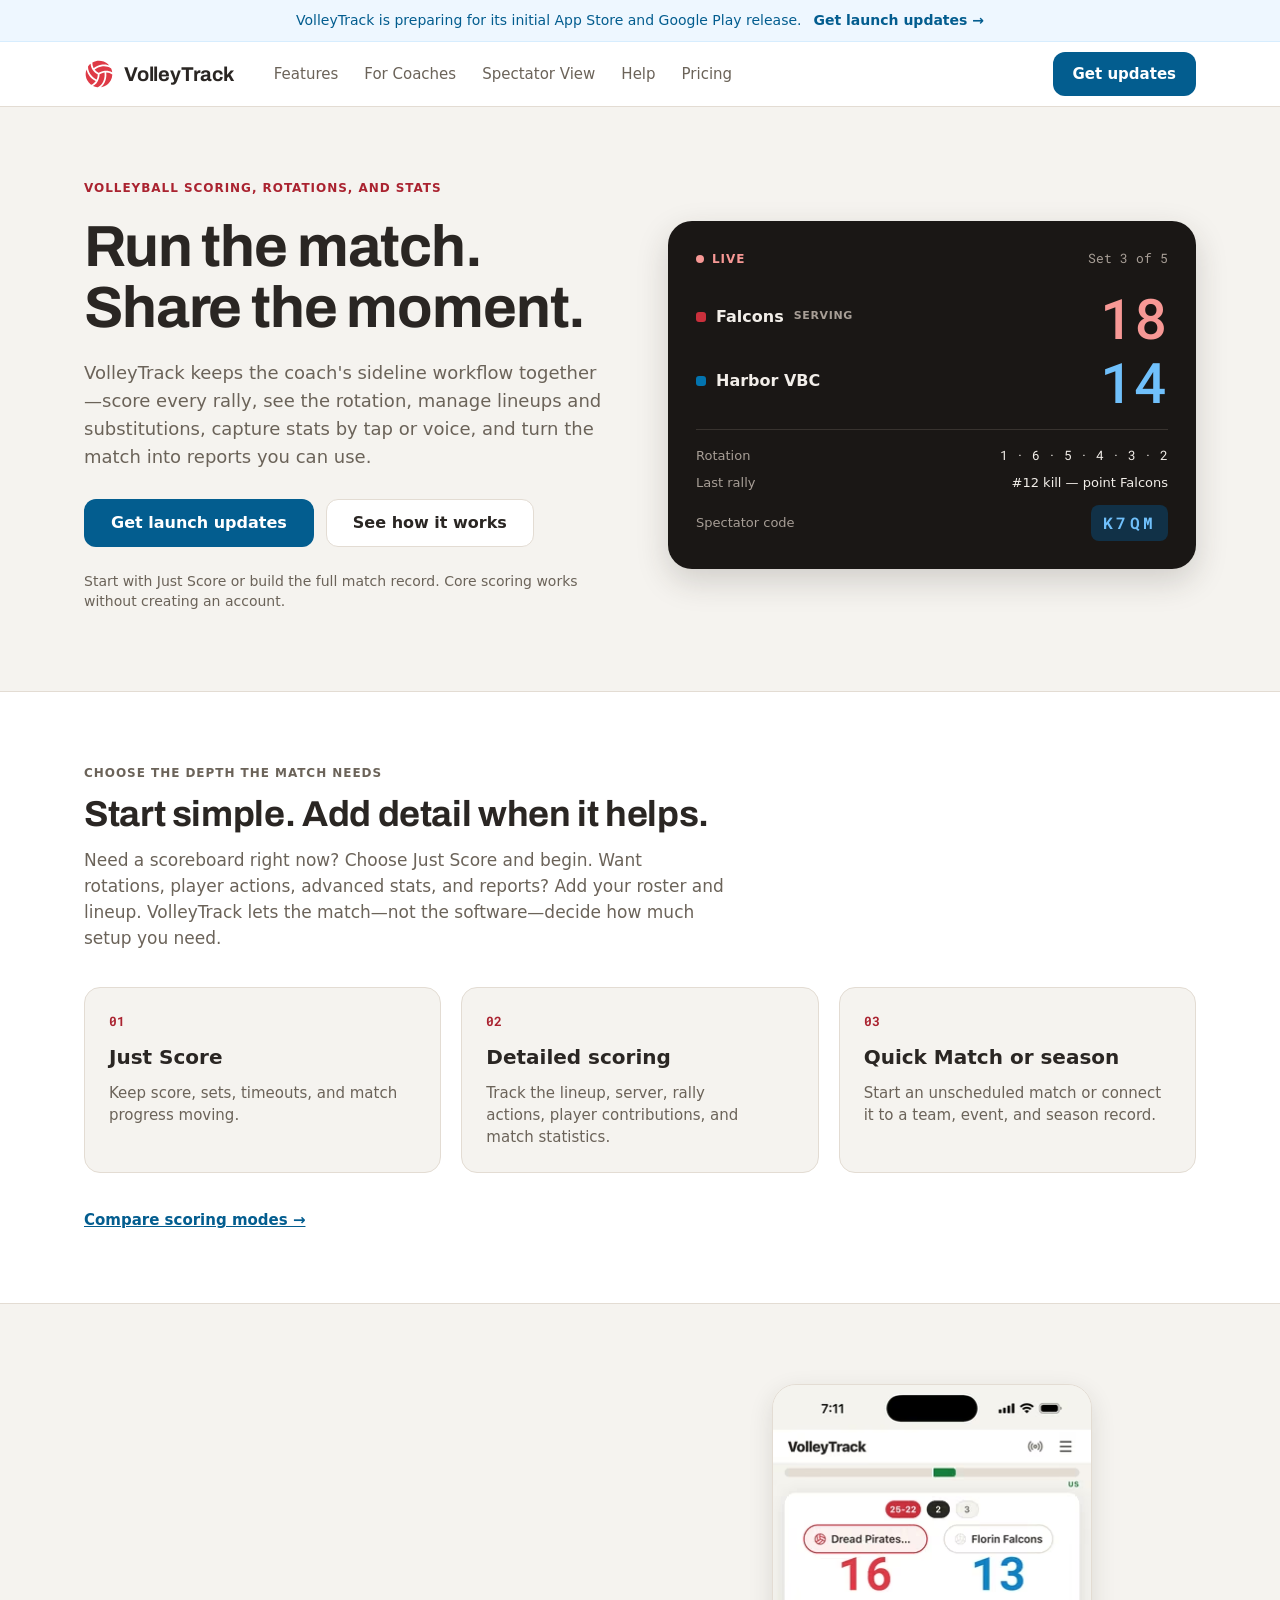
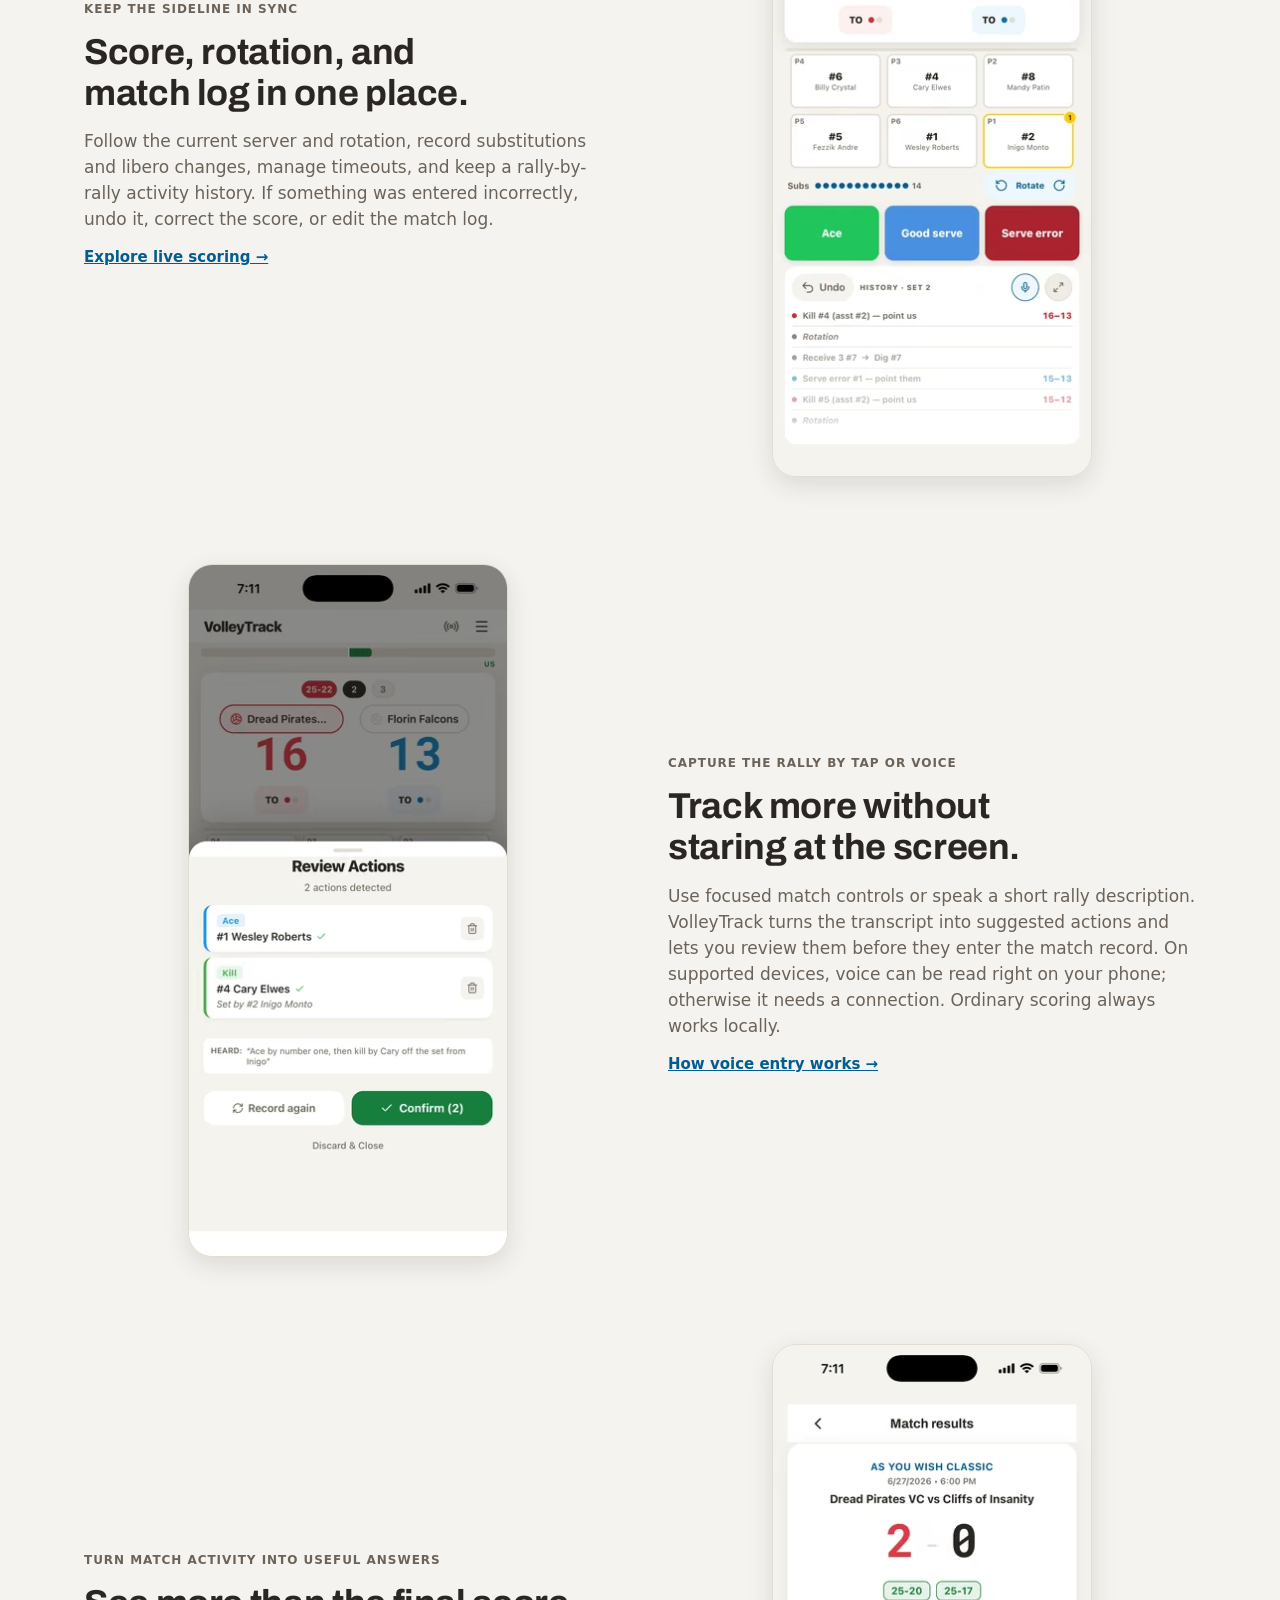
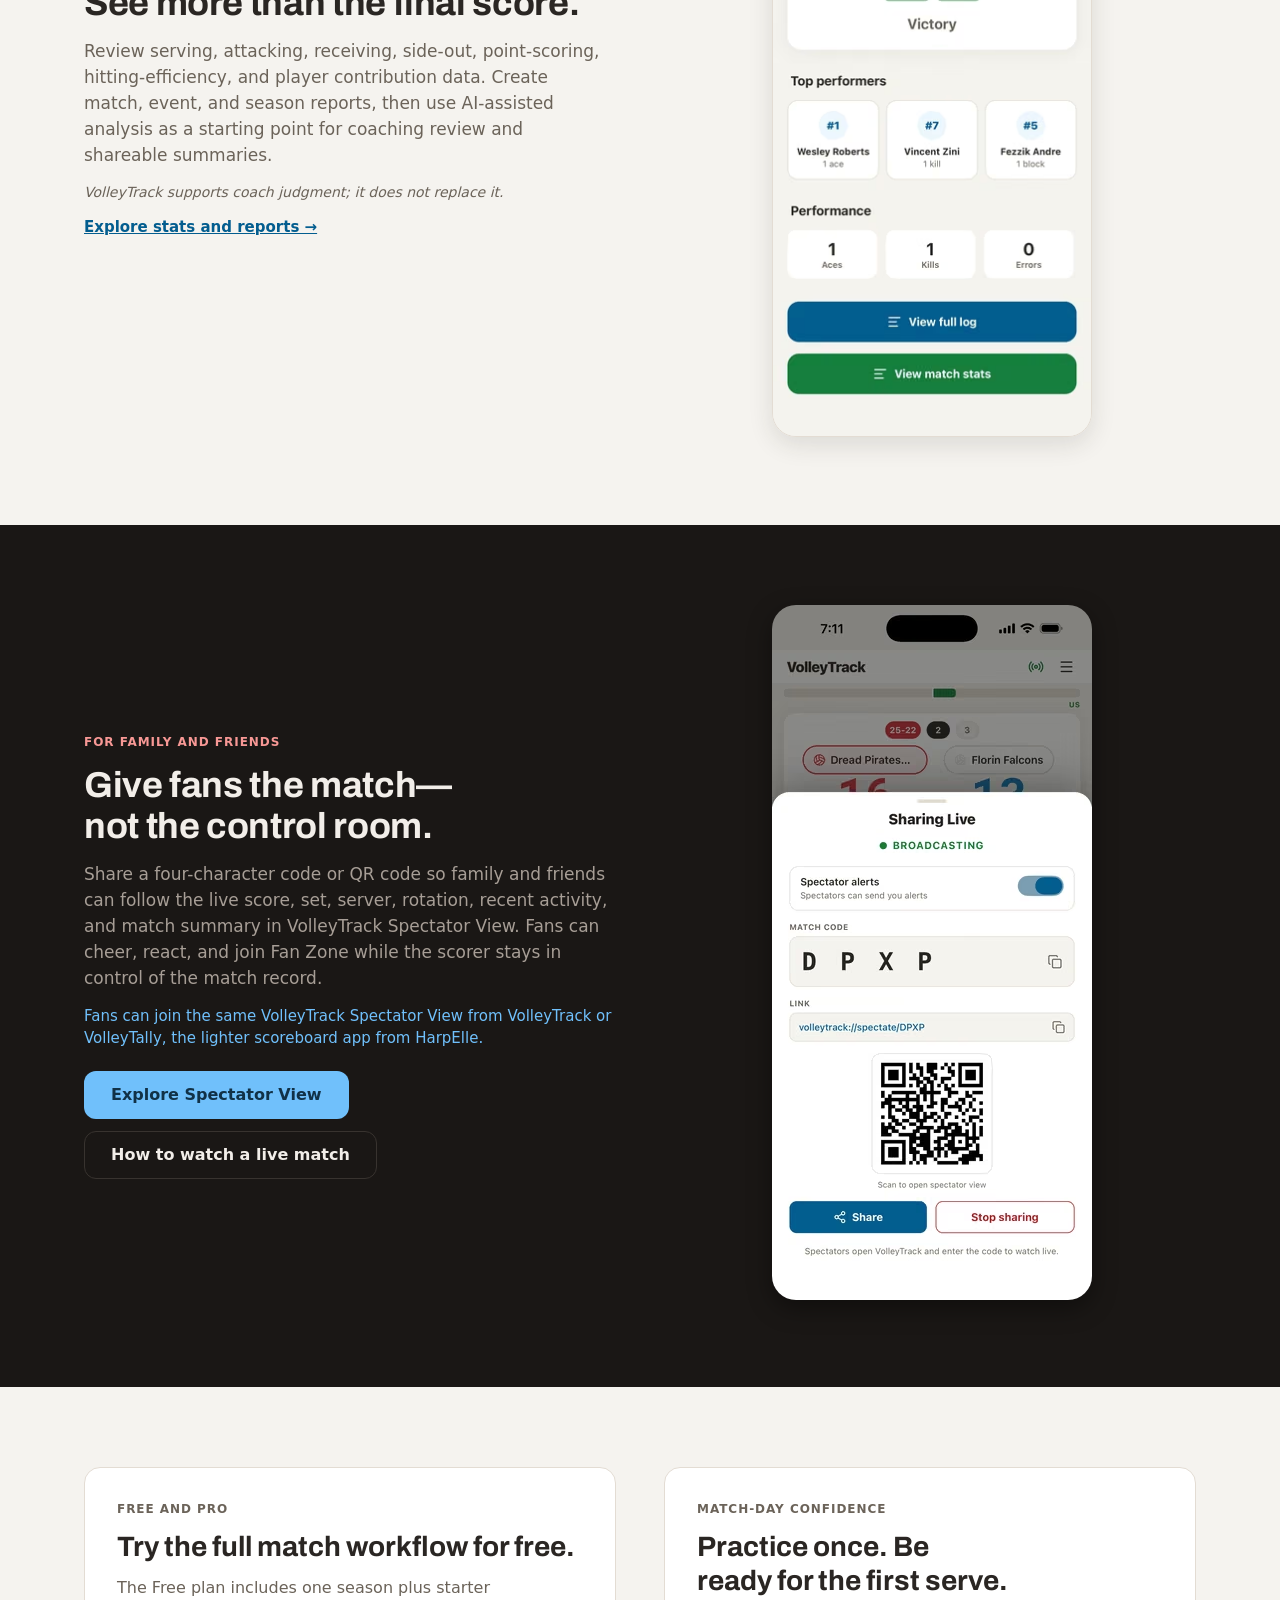
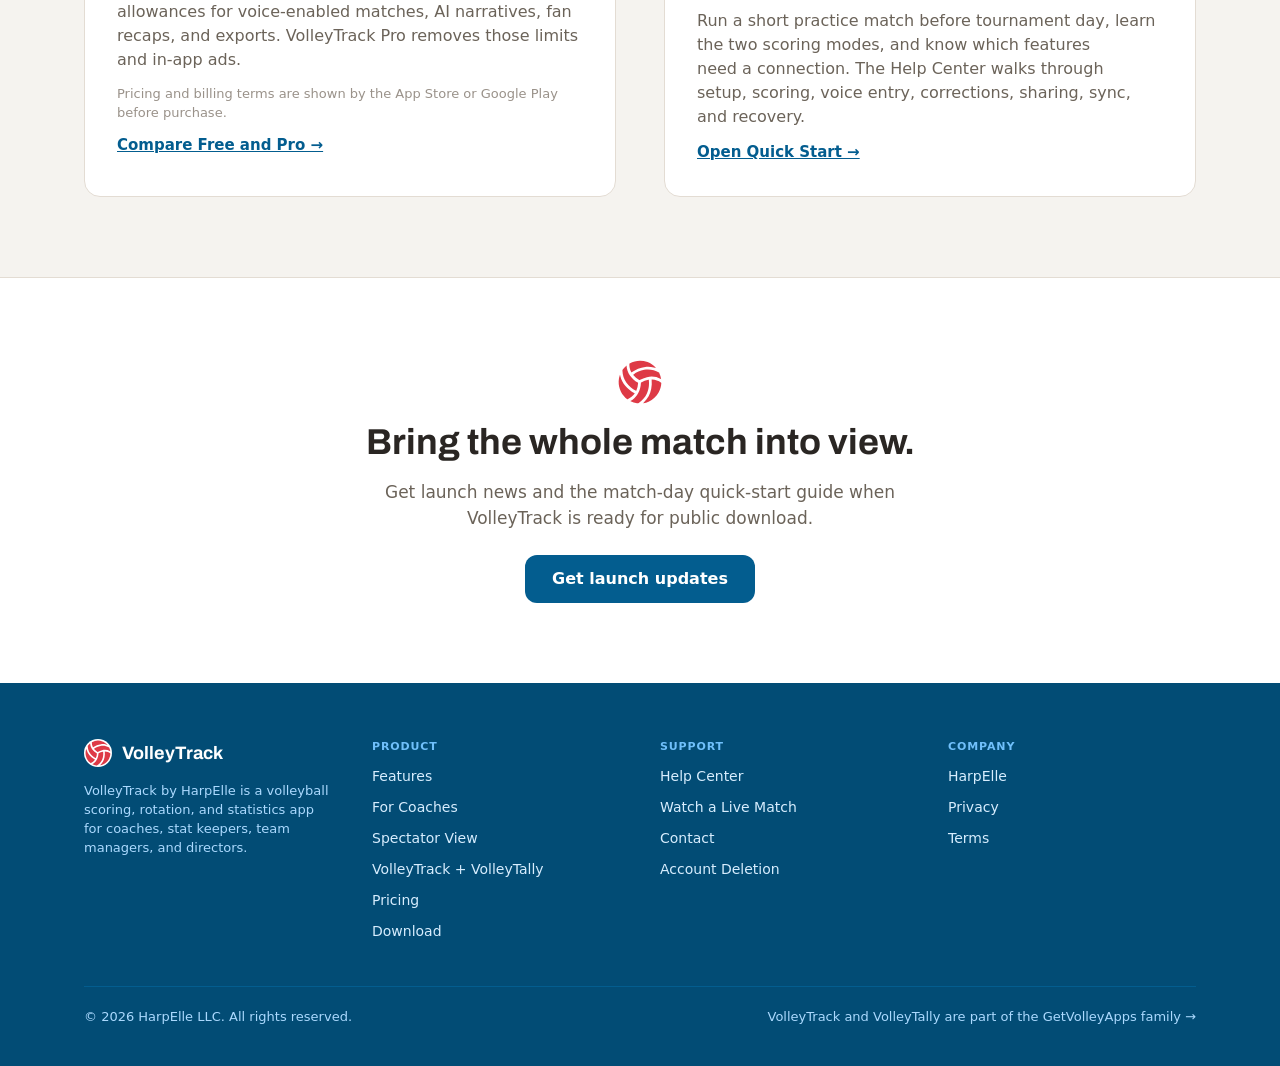
<file: index.html>
<!doctype html>
<html lang="en">
<head>
<meta charset="utf-8">
<meta name="viewport" content="width=device-width, initial-scale=1">
<title>VolleyTrack: Volleyball Stats, Scoring &amp; Rotations</title>
<meta name="description" content="Score volleyball matches, manage rotations and lineups, track stats by tap or voice, create reports, and share a live Spectator View.">
<link rel="canonical" href="https://volleytrackapp.com/">
<meta name="theme-color" content="#F5F3EF">
<link rel="icon" href="/assets/volleytrack-ball.svg">
<link rel="apple-touch-icon" href="/assets/images/volleytrack-icon.png">
<meta property="og:type" content="website">
<meta property="og:site_name" content="VolleyTrack">
<meta property="og:title" content="VolleyTrack: Volleyball Stats, Scoring &amp; Rotations">
<meta property="og:description" content="Score volleyball matches, manage rotations and lineups, track stats by tap or voice, create reports, and share a live Spectator View.">
<meta property="og:url" content="https://volleytrackapp.com/">
<meta name="twitter:card" content="summary_large_image">
<meta name="twitter:title" content="VolleyTrack: Volleyball Stats, Scoring &amp; Rotations">
<meta name="twitter:description" content="Score volleyball matches, manage rotations and lineups, track stats by tap or voice, create reports, and share a live Spectator View.">
<link rel="preconnect" href="https://fonts.googleapis.com">
<link rel="preconnect" href="https://fonts.gstatic.com" crossorigin>
<link rel="stylesheet" href="https://fonts.googleapis.com/css2?family=Archivo:wght@700;800&family=Roboto+Mono:wght@300;400;500;700&display=swap">
<link rel="stylesheet" href="/assets/site.css">
<script type="application/ld+json">
{
  "@context": "https://schema.org",
  "@graph": [
    {
      "@type": "WebSite",
      "@id": "https://volleytrackapp.com/#website",
      "url": "https://volleytrackapp.com/",
      "name": "VolleyTrack",
      "alternateName": ["VolleyTrack by HarpElle", "VolleyTrack App"],
      "publisher": { "@id": "https://volleytrackapp.com/#organization" },
      "inLanguage": "en-US"
    },
    {
      "@type": "Organization",
      "@id": "https://volleytrackapp.com/#organization",
      "name": "HarpElle",
      "url": "https://harpelle.com/",
      "logo": {
        "@type": "ImageObject",
        "url": "https://volleytrackapp.com/assets/images/volleytrack-icon.png"
      }
    }
  ]
}
</script>
</head>
<body>
<div style="min-height:100vh;display:flex;flex-direction:column;">
  <div class="vt-banner"><div class="vt-banner-inner">
    <p>VolleyTrack is preparing for its initial App Store and Google Play release.</p>
    <a href="/download/">Get launch updates →</a>
  </div></div>

  <header class="vt-header">
    <a href="#main" class="vt-skip">Skip to content</a>
    <div class="vt-header-inner">
      <a href="/" class="vt-brand"><img src="/assets/volleytrack-ball.svg" alt="VolleyTrack" width="30" height="30"><span>VolleyTrack</span></a>
      <nav aria-label="Main navigation" class="vt-nav">
        <a href="/features/">Features</a>
        <a href="/for-coaches/">For Coaches</a>
        <a href="/spectator-view/">Spectator View</a>
        <a href="/help/">Help</a>
        <a href="/pricing/">Pricing</a>
      </nav>
      <a href="/download/" class="vt-cta">Get updates</a>
    </div>
  </header>

  <main id="main" style="flex:1;">
    <section style="max-width:1160px;margin:0 auto;padding:72px 24px 80px;display:grid;grid-template-columns:repeat(auto-fit,minmax(320px,1fr));gap:56px;align-items:center;">
      <div style="display:flex;flex-direction:column;gap:20px;">
        <p style="margin:0;font-size:12px;font-weight:600;letter-spacing:0.08em;text-transform:uppercase;color:#AA2330;">Volleyball scoring, rotations, and stats</p>
        <h1 style="margin:0;font-family:'Archivo',-apple-system,sans-serif;font-weight:700;font-size:clamp(36px,5vw,58px);line-height:1.05;letter-spacing:-0.02em;">Run the match.<br>Share the moment.</h1>
        <p style="margin:0;font-size:18px;line-height:28px;color:#6B6359;max-width:520px;text-wrap:pretty;">VolleyTrack keeps the coach's sideline workflow together—score every rally, see the rotation, manage lineups and substitutions, capture stats by tap or voice, and turn the match into reports you can use.</p>
        <div style="display:flex;gap:12px;flex-wrap:wrap;margin-top:8px;">
          <a href="/download/" class="vt-btn vt-btn--primary">Get launch updates</a>
          <a href="/features/" class="vt-btn vt-btn--secondary">See how it works</a>
        </div>
        <p style="margin:4px 0 0;font-size:14px;line-height:20px;color:#6B6359;">Start with Just Score or build the full match record. Core scoring works without creating an account.</p>
      </div>
      <div style="background:#1A1715;border-radius:24px;padding:28px;box-shadow:0 12px 32px rgba(42,38,35,0.18);display:flex;flex-direction:column;gap:20px;" aria-label="Live match preview">
        <div style="display:flex;justify-content:space-between;align-items:center;">
          <span style="display:inline-flex;align-items:center;gap:8px;font-size:12px;font-weight:600;letter-spacing:0.08em;text-transform:uppercase;color:#F79895;"><span style="width:8px;height:8px;border-radius:50%;background:#F79895;"></span>Live</span>
          <span style="font-family:'Roboto Mono',monospace;font-size:13px;color:#A79E96;">Set 3 of 5</span>
        </div>
        <div style="display:grid;grid-template-columns:1fr auto;gap:8px;align-items:center;">
          <div style="display:flex;align-items:center;gap:10px;">
            <span style="width:10px;height:10px;border-radius:3px;background:#CA303C;"></span>
            <span style="font-size:16px;font-weight:600;color:#F2EEE9;">Falcons</span>
            <span style="font-size:11px;font-weight:600;letter-spacing:0.06em;text-transform:uppercase;color:#A79E96;">Serving</span>
          </div>
          <span style="font-family:'Roboto Mono',monospace;font-variant-numeric:tabular-nums;font-size:clamp(40px,5vw,56px);line-height:1;font-weight:500;color:#F79895;">18</span>
          <div style="display:flex;align-items:center;gap:10px;">
            <span style="width:10px;height:10px;border-radius:3px;background:#0374AF;"></span>
            <span style="font-size:16px;font-weight:600;color:#F2EEE9;">Harbor VBC</span>
          </div>
          <span style="font-family:'Roboto Mono',monospace;font-variant-numeric:tabular-nums;font-size:clamp(40px,5vw,56px);line-height:1;font-weight:500;color:#70C0FB;">14</span>
        </div>
        <div style="border-top:1px solid #38332F;padding-top:16px;display:flex;flex-direction:column;gap:8px;">
          <div style="display:flex;justify-content:space-between;font-size:13px;">
            <span style="color:#A79E96;">Rotation</span>
            <span style="font-family:'Roboto Mono',monospace;color:#F2EEE9;">1 · 6 · 5 · 4 · 3 · 2</span>
          </div>
          <div style="display:flex;justify-content:space-between;font-size:13px;">
            <span style="color:#A79E96;">Last rally</span>
            <span style="color:#F2EEE9;">#12 kill — point Falcons</span>
          </div>
          <div style="display:flex;justify-content:space-between;align-items:center;font-size:13px;margin-top:4px;">
            <span style="color:#A79E96;">Spectator code</span>
            <span style="font-family:'Roboto Mono',monospace;font-size:16px;font-weight:700;letter-spacing:0.2em;background:#113147;color:#70C0FB;padding:6px 12px;border-radius:8px;">K7QM</span>
          </div>
        </div>
      </div>
    </section>

    <section style="background:#FFFFFF;border-top:1px solid #E3DCD3;border-bottom:1px solid #E3DCD3;">
      <div style="max-width:1160px;margin:0 auto;padding:72px 24px;display:flex;flex-direction:column;gap:36px;">
        <div style="max-width:640px;display:flex;flex-direction:column;gap:12px;">
          <p style="margin:0;font-size:12px;font-weight:600;letter-spacing:0.08em;text-transform:uppercase;color:#6B6359;">Choose the depth the match needs</p>
          <h2 style="margin:0;font-family:'Archivo',-apple-system,sans-serif;font-weight:700;font-size:clamp(28px,3.4vw,36px);line-height:1.15;letter-spacing:-0.01em;">Start simple. Add detail when it helps.</h2>
          <p style="margin:0;font-size:17px;line-height:26px;color:#6B6359;text-wrap:pretty;">Need a scoreboard right now? Choose Just Score and begin. Want rotations, player actions, advanced stats, and reports? Add your roster and lineup. VolleyTrack lets the match—not the software—decide how much setup you need.</p>
        </div>
        <div style="display:grid;grid-template-columns:repeat(auto-fit,minmax(240px,1fr));gap:20px;">
          <div style="background:#F5F3EF;border:1px solid #E3DCD3;border-radius:16px;padding:24px;display:flex;flex-direction:column;gap:10px;">
            <span style="font-family:'Roboto Mono',monospace;font-size:13px;font-weight:700;color:#AA2330;">01</span>
            <h3 style="margin:0;font-size:20px;font-weight:600;">Just Score</h3>
            <p style="margin:0;font-size:15px;line-height:22px;color:#6B6359;">Keep score, sets, timeouts, and match progress moving.</p>
          </div>
          <div style="background:#F5F3EF;border:1px solid #E3DCD3;border-radius:16px;padding:24px;display:flex;flex-direction:column;gap:10px;">
            <span style="font-family:'Roboto Mono',monospace;font-size:13px;font-weight:700;color:#AA2330;">02</span>
            <h3 style="margin:0;font-size:20px;font-weight:600;">Detailed scoring</h3>
            <p style="margin:0;font-size:15px;line-height:22px;color:#6B6359;">Track the lineup, server, rally actions, player contributions, and match statistics.</p>
          </div>
          <div style="background:#F5F3EF;border:1px solid #E3DCD3;border-radius:16px;padding:24px;display:flex;flex-direction:column;gap:10px;">
            <span style="font-family:'Roboto Mono',monospace;font-size:13px;font-weight:700;color:#AA2330;">03</span>
            <h3 style="margin:0;font-size:20px;font-weight:600;">Quick Match or season</h3>
            <p style="margin:0;font-size:15px;line-height:22px;color:#6B6359;">Start an unscheduled match or connect it to a team, event, and season record.</p>
          </div>
        </div>
        <a href="/help/" style="font-size:15px;font-weight:600;">Compare scoring modes →</a>
      </div>
    </section>

    <section style="max-width:1160px;margin:0 auto;padding:80px 24px;display:grid;grid-template-columns:repeat(auto-fit,minmax(300px,1fr));gap:56px;align-items:center;">
      <div style="display:flex;flex-direction:column;gap:14px;">
        <p style="margin:0;font-size:12px;font-weight:600;letter-spacing:0.08em;text-transform:uppercase;color:#6B6359;">Keep the sideline in sync</p>
        <h2 style="margin:0;font-family:'Archivo',-apple-system,sans-serif;font-weight:700;font-size:clamp(28px,3.4vw,36px);line-height:1.15;letter-spacing:-0.01em;">Score, rotation, and match log in one place.</h2>
        <p style="margin:0;font-size:17px;line-height:26px;color:#6B6359;text-wrap:pretty;">Follow the current server and rotation, record substitutions and libero changes, manage timeouts, and keep a rally-by-rally activity history. If something was entered incorrectly, undo it, correct the score, or edit the match log.</p>
        <a href="/features/#live-scoring" style="font-size:15px;font-weight:600;">Explore live scoring →</a>
      </div>
      <figure style="margin:0;display:flex;justify-content:center;">
        <picture>
          <source type="image/avif" srcset="/assets/images/screenshots/shot-01-live-hero-320.avif 320w, /assets/images/screenshots/shot-01-live-hero-640.avif 640w" sizes="320px">
          <source type="image/webp" srcset="/assets/images/screenshots/shot-01-live-hero-320.webp 320w, /assets/images/screenshots/shot-01-live-hero-640.webp 640w" sizes="320px">
          <img src="/assets/images/screenshots/shot-01-live-hero-640.png" width="320" height="695" alt="VolleyTrack live scoring screen: set score 18–16, rotation grid, substitution count, serve action buttons, and the set history with undo" style="width:320px;max-width:100%;height:auto;border-radius:24px;border:1px solid #E3DCD3;box-shadow:0 8px 24px rgba(42,38,35,0.12);" loading="lazy">
        </picture>
      </figure>
    </section>

    <section style="max-width:1160px;margin:0 auto;padding:0 24px 80px;display:grid;grid-template-columns:repeat(auto-fit,minmax(300px,1fr));gap:56px;align-items:center;">
      <figure style="margin:0;display:flex;justify-content:center;order:0;">
        <picture>
          <source type="image/avif" srcset="/assets/images/screenshots/m12-voice-review-320.avif 320w, /assets/images/screenshots/m12-voice-review-640.avif 640w" sizes="320px">
          <source type="image/webp" srcset="/assets/images/screenshots/m12-voice-review-320.webp 320w, /assets/images/screenshots/m12-voice-review-640.webp 640w" sizes="320px">
          <img src="/assets/images/screenshots/m12-voice-review-640.png" width="320" height="695" alt="VolleyTrack voice review: the transcript and suggested match actions shown for review before they are applied to the match" style="width:320px;max-width:100%;height:auto;border-radius:24px;border:1px solid #E3DCD3;box-shadow:0 8px 24px rgba(42,38,35,0.12);" loading="lazy">
        </picture>
      </figure>
      <div style="display:flex;flex-direction:column;gap:14px;">
        <p style="margin:0;font-size:12px;font-weight:600;letter-spacing:0.08em;text-transform:uppercase;color:#6B6359;">Capture the rally by tap or voice</p>
        <h2 style="margin:0;font-family:'Archivo',-apple-system,sans-serif;font-weight:700;font-size:clamp(28px,3.4vw,36px);line-height:1.15;letter-spacing:-0.01em;">Track more without staring at the screen.</h2>
        <p style="margin:0;font-size:17px;line-height:26px;color:#6B6359;text-wrap:pretty;">Use focused match controls or speak a short rally description. VolleyTrack turns the transcript into suggested actions and lets you review them before they enter the match record. On supported devices, voice can be read right on your phone; otherwise it needs a connection. Ordinary scoring always works locally.</p>
        <a href="/features/#voice" style="font-size:15px;font-weight:600;">How voice entry works →</a>
      </div>
    </section>

    <section style="max-width:1160px;margin:0 auto;padding:0 24px 80px;display:grid;grid-template-columns:repeat(auto-fit,minmax(300px,1fr));gap:56px;align-items:center;">
      <div style="display:flex;flex-direction:column;gap:14px;">
        <p style="margin:0;font-size:12px;font-weight:600;letter-spacing:0.08em;text-transform:uppercase;color:#6B6359;">Turn match activity into useful answers</p>
        <h2 style="margin:0;font-family:'Archivo',-apple-system,sans-serif;font-weight:700;font-size:clamp(28px,3.4vw,36px);line-height:1.15;letter-spacing:-0.01em;">See more than the final score.</h2>
        <p style="margin:0;font-size:17px;line-height:26px;color:#6B6359;text-wrap:pretty;">Review serving, attacking, receiving, side-out, point-scoring, hitting-efficiency, and player contribution data. Create match, event, and season reports, then use AI-assisted analysis as a starting point for coaching review and shareable summaries.</p>
        <p style="margin:0;font-size:14px;line-height:20px;color:#6B6359;font-style:italic;">VolleyTrack supports coach judgment; it does not replace it.</p>
        <a href="/features/#stats-reports" style="font-size:15px;font-weight:600;">Explore stats and reports →</a>
      </div>
      <figure style="margin:0;display:flex;justify-content:center;">
        <picture>
          <source type="image/avif" srcset="/assets/images/screenshots/shot-04-match-summary-320.avif 320w, /assets/images/screenshots/shot-04-match-summary-640.avif 640w" sizes="320px">
          <source type="image/webp" srcset="/assets/images/screenshots/shot-04-match-summary-320.webp 320w, /assets/images/screenshots/shot-04-match-summary-640.webp 640w" sizes="320px">
          <img src="/assets/images/screenshots/shot-04-match-summary-640.png" width="320" height="695" alt="VolleyTrack match results: 2–0 set score, top performers, and team performance totals" style="width:320px;max-width:100%;height:auto;border-radius:24px;border:1px solid #E3DCD3;box-shadow:0 8px 24px rgba(42,38,35,0.12);" loading="lazy">
        </picture>
      </figure>
    </section>

    <section style="background:#1A1715;">
      <div style="max-width:1160px;margin:0 auto;padding:80px 24px;display:grid;grid-template-columns:repeat(auto-fit,minmax(300px,1fr));gap:56px;align-items:center;">
        <div style="display:flex;flex-direction:column;gap:14px;">
          <p style="margin:0;font-size:12px;font-weight:600;letter-spacing:0.08em;text-transform:uppercase;color:#F79895;">For family and friends</p>
          <h2 style="margin:0;font-family:'Archivo',-apple-system,sans-serif;font-weight:700;font-size:clamp(28px,3.4vw,36px);line-height:1.15;letter-spacing:-0.01em;color:#F2EEE9;">Give fans the match—not the control room.</h2>
          <p style="margin:0;font-size:17px;line-height:26px;color:#A79E96;text-wrap:pretty;">Share a four-character code or QR code so family and friends can follow the live score, set, server, rotation, recent activity, and match summary in VolleyTrack Spectator View. Fans can cheer, react, and join Fan Zone while the scorer stays in control of the match record.</p>
          <p style="margin:0;font-size:15px;line-height:22px;color:#70C0FB;">Fans can join the same VolleyTrack Spectator View from VolleyTrack or VolleyTally, the lighter scoreboard app from HarpElle.</p>
          <div style="display:flex;gap:12px;flex-wrap:wrap;margin-top:8px;">
            <a href="/spectator-view/" class="vt-btn vt-btn--accent">Explore Spectator View</a>
            <a href="/help/join-live-match/" class="vt-btn vt-btn--ghost">How to watch a live match</a>
          </div>
        </div>
        <figure style="margin:0;display:flex;justify-content:center;">
          <picture>
            <source type="image/avif" srcset="/assets/images/screenshots/m11-spectator-share-320.avif 320w, /assets/images/screenshots/m11-spectator-share-640.avif 640w" sizes="320px">
            <source type="image/webp" srcset="/assets/images/screenshots/m11-spectator-share-320.webp 320w, /assets/images/screenshots/m11-spectator-share-640.webp 640w" sizes="320px">
            <img src="/assets/images/screenshots/m11-spectator-share-640.png" width="320" height="695" alt="VolleyTrack Sharing Live sheet with the four-character match code DPXP, share link, and QR code for Spectator View" style="width:320px;max-width:100%;height:auto;border-radius:24px;box-shadow:0 8px 24px rgba(0,0,0,0.4);" loading="lazy">
          </picture>
        </figure>
      </div>
    </section>

    <section style="max-width:1160px;margin:0 auto;padding:80px 24px;display:grid;grid-template-columns:repeat(auto-fit,minmax(300px,1fr));gap:48px;">
      <div style="background:#FFFFFF;border:1px solid #E3DCD3;border-radius:16px;padding:32px;display:flex;flex-direction:column;gap:12px;">
        <p style="margin:0;font-size:12px;font-weight:600;letter-spacing:0.08em;text-transform:uppercase;color:#6B6359;">Free and Pro</p>
        <h2 style="margin:0;font-family:'Archivo',-apple-system,sans-serif;font-weight:700;font-size:28px;line-height:1.2;">Try the full match workflow for free.</h2>
        <p style="margin:0;font-size:16px;line-height:24px;color:#6B6359;text-wrap:pretty;">The Free plan includes one season plus starter allowances for voice-enabled matches, AI narratives, fan recaps, and exports. VolleyTrack Pro removes those limits and in-app ads.</p>
        <p style="margin:0;font-size:13px;line-height:19px;color:#9A928A;">Pricing and billing terms are shown by the App Store or Google Play before purchase.</p>
        <a href="/pricing/" style="font-size:15px;font-weight:600;">Compare Free and Pro →</a>
      </div>
      <div style="background:#FFFFFF;border:1px solid #E3DCD3;border-radius:16px;padding:32px;display:flex;flex-direction:column;gap:12px;">
        <p style="margin:0;font-size:12px;font-weight:600;letter-spacing:0.08em;text-transform:uppercase;color:#6B6359;">Match-day confidence</p>
        <h2 style="margin:0;font-family:'Archivo',-apple-system,sans-serif;font-weight:700;font-size:28px;line-height:1.2;">Practice once. Be ready for the first serve.</h2>
        <p style="margin:0;font-size:16px;line-height:24px;color:#6B6359;text-wrap:pretty;">Run a short practice match before tournament day, learn the two scoring modes, and know which features need a connection. The Help Center walks through setup, scoring, voice entry, corrections, sharing, sync, and recovery.</p>
        <a href="/help/" style="font-size:15px;font-weight:600;">Open Quick Start →</a>
      </div>
    </section>

    <section style="background:#FFFFFF;border-top:1px solid #E3DCD3;">
      <div style="max-width:760px;margin:0 auto;padding:80px 24px;display:flex;flex-direction:column;gap:16px;align-items:center;text-align:center;">
        <img src="/assets/volleytrack-ball.svg" alt="" width="48" height="48">
        <h2 style="margin:0;font-family:'Archivo',-apple-system,sans-serif;font-weight:700;font-size:clamp(28px,3.4vw,36px);line-height:1.15;">Bring the whole match into view.</h2>
        <p style="margin:0;font-size:17px;line-height:26px;color:#6B6359;max-width:520px;text-wrap:pretty;">Get launch news and the match-day quick-start guide when VolleyTrack is ready for public download.</p>
        <div style="display:flex;gap:12px;flex-wrap:wrap;justify-content:center;margin-top:8px;">
          <a href="/download/" class="vt-btn vt-btn--primary">Get launch updates</a>
        </div>
      </div>
    </section>
  </main>

  <footer class="vt-footer">
    <div class="vt-footer-inner">
      <div class="vt-footer-grid">
        <div class="vt-footer-brand">
          <a href="/"><img src="/assets/volleytrack-ball.svg" alt="" width="28" height="28"><span>VolleyTrack</span></a>
          <p>VolleyTrack by HarpElle is a volleyball scoring, rotation, and statistics app for coaches, stat keepers, team managers, and directors.</p>
        </div>
        <nav aria-label="Product">
          <span class="vt-foot-head">Product</span>
          <a href="/features/">Features</a>
          <a href="/for-coaches/">For Coaches</a>
          <a href="/spectator-view/">Spectator View</a>
          <a href="/volleytrack-and-volleytally/">VolleyTrack + VolleyTally</a>
          <a href="/pricing/">Pricing</a>
          <a href="/download/">Download</a>
        </nav>
        <nav aria-label="Support">
          <span class="vt-foot-head">Support</span>
          <a href="/help/">Help Center</a>
          <a href="/help/join-live-match/">Watch a Live Match</a>
          <a href="mailto:info@volleytrackapp.com">Contact</a>
          <a href="/delete-account.html">Account Deletion</a>
        </nav>
        <nav aria-label="Company">
          <span class="vt-foot-head">Company</span>
          <a href="https://harpelle.com/" target="_blank" rel="noopener">HarpElle</a>
          <a href="/privacy/">Privacy</a>
          <a href="/terms/">Terms</a>
        </nav>
      </div>
      <div class="vt-footer-bottom">
        <p>© 2026 HarpElle LLC. All rights reserved.</p>
        <a href="https://getvolleyapps.com" target="_blank" rel="noopener">VolleyTrack and VolleyTally are part of the GetVolleyApps family →</a>
      </div>
    </div>
  </footer>
</div>
<script src="/assets/site.js" defer></script>
</body>
</html>
</file>
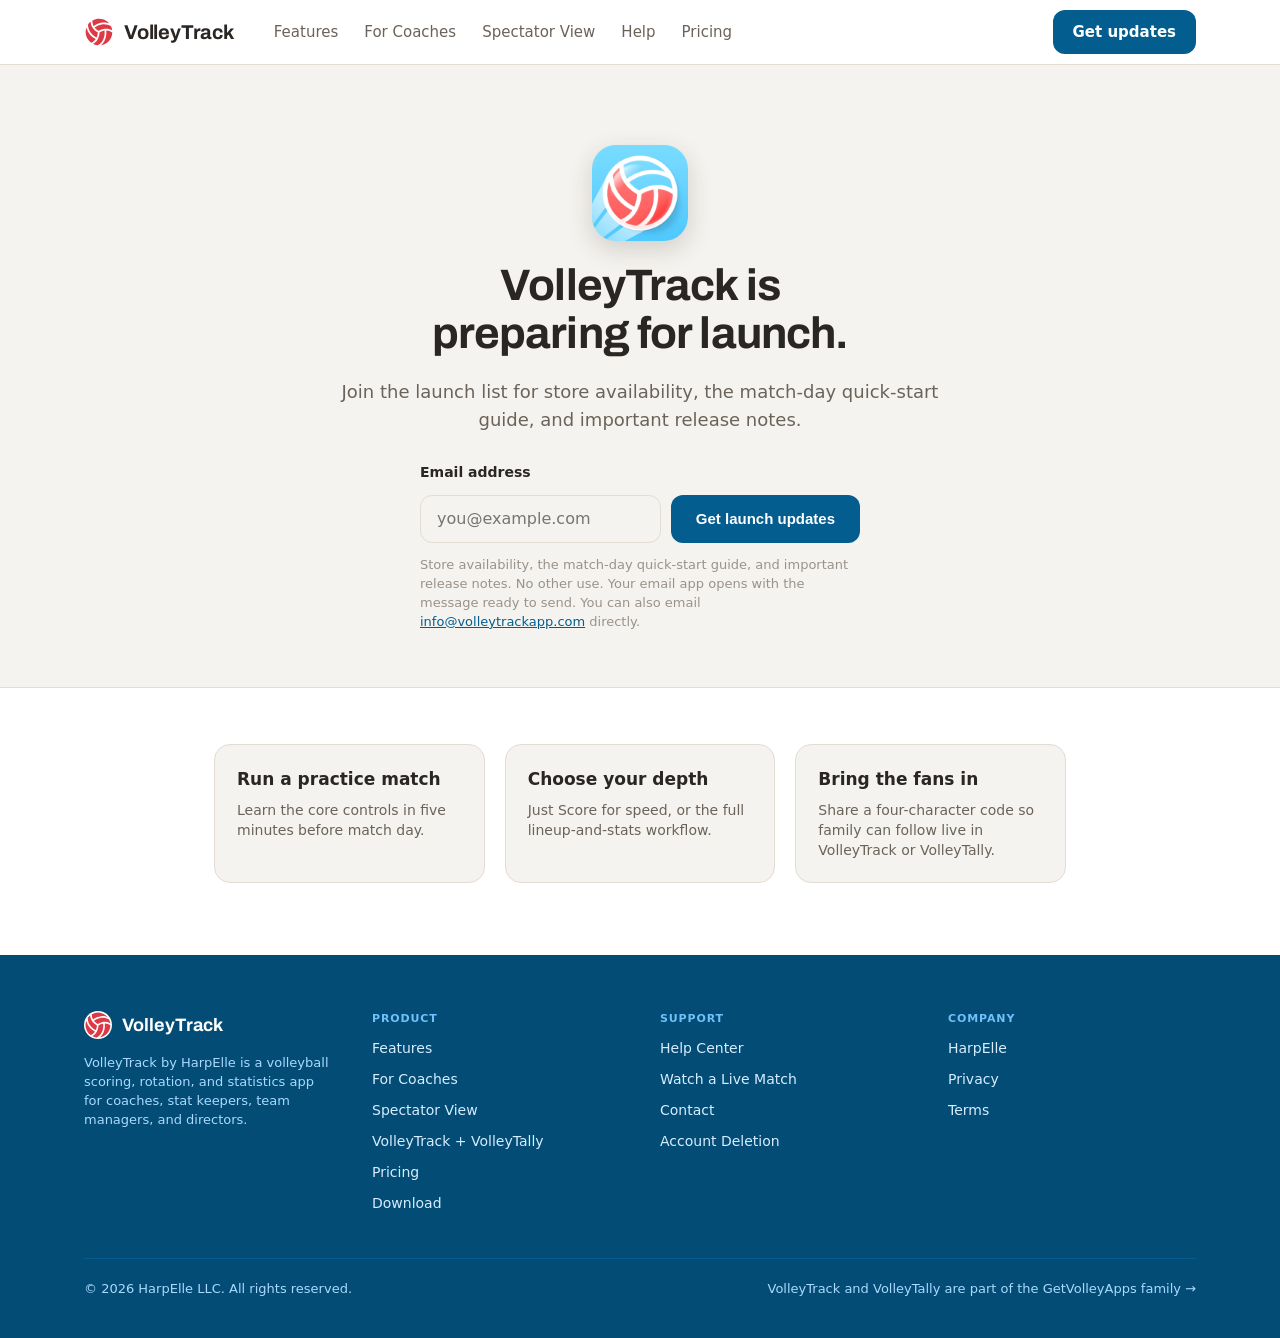
<file: download/index.html>
<!doctype html>
<html lang="en">
<head>
<meta charset="utf-8">
<meta name="viewport" content="width=device-width, initial-scale=1">
<title>Download VolleyTrack</title>
<meta name="description" content="Join the VolleyTrack launch list for store availability, the match-day quick-start guide, and important release notes.">
<link rel="canonical" href="https://volleytrackapp.com/download/">
<meta name="theme-color" content="#F5F3EF">
<link rel="icon" href="/assets/volleytrack-ball.svg">
<link rel="apple-touch-icon" href="/assets/images/volleytrack-icon.png">
<meta property="og:type" content="website">
<meta property="og:site_name" content="VolleyTrack">
<meta property="og:title" content="Download VolleyTrack">
<meta property="og:description" content="Join the VolleyTrack launch list for store availability, the match-day quick-start guide, and important release notes.">
<meta property="og:url" content="https://volleytrackapp.com/download/">
<meta name="twitter:card" content="summary_large_image">
<meta name="twitter:title" content="Download VolleyTrack">
<meta name="twitter:description" content="Join the VolleyTrack launch list for store availability, the match-day quick-start guide, and important release notes.">
<link rel="preconnect" href="https://fonts.googleapis.com">
<link rel="preconnect" href="https://fonts.gstatic.com" crossorigin>
<link rel="stylesheet" href="https://fonts.googleapis.com/css2?family=Archivo:wght@700;800&family=Roboto+Mono:wght@300;400;500;700&display=swap">
<link rel="stylesheet" href="/assets/site.css">
</head>
<body>
<div style="min-height:100vh;display:flex;flex-direction:column;">
  <header class="vt-header">
    <a href="#main" class="vt-skip">Skip to content</a>
    <div class="vt-header-inner">
      <a href="/" class="vt-brand"><img src="/assets/volleytrack-ball.svg" alt="VolleyTrack" width="30" height="30"><span>VolleyTrack</span></a>
      <nav aria-label="Main navigation" class="vt-nav">
        <a href="/features/">Features</a>
        <a href="/for-coaches/">For Coaches</a>
        <a href="/spectator-view/">Spectator View</a>
        <a href="/help/">Help</a>
        <a href="/pricing/">Pricing</a>
      </nav>
      <a href="/download/" class="vt-cta">Get updates</a>
    </div>
  </header>

  <main id="main" style="flex:1;">
    <section style="max-width:680px;margin:0 auto;padding:80px 24px 56px;display:flex;flex-direction:column;gap:20px;align-items:center;text-align:center;">
      <img src="/assets/images/volleytrack-icon.png" alt="VolleyTrack app icon: a red volleyball on a solid navy field" width="96" height="96" style="border-radius:24px;box-shadow:0 8px 24px rgba(42,38,35,0.18);">
      <h1 style="margin:0;font-family:'Archivo',-apple-system,sans-serif;font-weight:700;font-size:clamp(30px,4.2vw,44px);line-height:1.1;letter-spacing:-0.02em;">VolleyTrack is preparing for launch.</h1>
      <p style="margin:0;font-size:18px;line-height:28px;color:#6B6359;text-wrap:pretty;">Join the launch list for store availability, the match-day quick-start guide, and important release notes.</p>

      <form data-mailto="info@volleytrackapp.com" data-subject="VolleyTrack launch updates" style="width:100%;max-width:440px;display:flex;flex-direction:column;gap:12px;margin-top:8px;">
        <label for="launch-email" style="font-size:14px;font-weight:600;text-align:left;">Email address</label>
        <div style="display:flex;gap:10px;">
          <input id="launch-email" type="email" name="email" required placeholder="you@example.com" autocomplete="email" class="vt-input" style="flex:1;width:auto;min-width:0;">
          <button type="submit" class="vt-btn vt-btn--primary" style="min-height:48px;padding:0 24px;font-size:15px;">Get launch updates</button>
        </div>
        <input type="text" name="company" tabindex="-1" autocomplete="off" aria-hidden="true" class="vt-visually-hidden">
        <p style="margin:0;font-size:13px;line-height:19px;color:#9A928A;text-align:left;">Store availability, the match-day quick-start guide, and important release notes. No other use. Your email app opens with the message ready to send. You can also email <a href="mailto:info@volleytrackapp.com?subject=VolleyTrack%20launch%20updates">info@volleytrackapp.com</a> directly.</p>
      </form>
    </section>

    <section style="background:#FFFFFF;border-top:1px solid #E3DCD3;">
      <div style="max-width:900px;margin:0 auto;padding:56px 24px 72px;display:grid;grid-template-columns:repeat(auto-fit,minmax(240px,1fr));gap:20px;">
        <a href="/help/" class="vt-cardlink" style="background:#F5F3EF;border-radius:16px;padding:22px;display:flex;flex-direction:column;gap:8px;color:#2A2623;">
          <h2 style="margin:0;font-size:17px;font-weight:600;">Run a practice match</h2>
          <p style="margin:0;font-size:14px;line-height:20px;color:#6B6359;">Learn the core controls in five minutes before match day.</p>
        </a>
        <a href="/features/" class="vt-cardlink" style="background:#F5F3EF;border-radius:16px;padding:22px;display:flex;flex-direction:column;gap:8px;color:#2A2623;">
          <h2 style="margin:0;font-size:17px;font-weight:600;">Choose your depth</h2>
          <p style="margin:0;font-size:14px;line-height:20px;color:#6B6359;">Just Score for speed, or the full lineup-and-stats workflow.</p>
        </a>
        <a href="/spectator-view/" class="vt-cardlink" style="background:#F5F3EF;border-radius:16px;padding:22px;display:flex;flex-direction:column;gap:8px;color:#2A2623;">
          <h2 style="margin:0;font-size:17px;font-weight:600;">Bring the fans in</h2>
          <p style="margin:0;font-size:14px;line-height:20px;color:#6B6359;">Share a four-character code so family can follow live in VolleyTrack or VolleyTally.</p>
        </a>
      </div>
    </section>
  </main>

  <footer class="vt-footer">
    <div class="vt-footer-inner">
      <div class="vt-footer-grid">
        <div class="vt-footer-brand">
          <a href="/"><img src="/assets/volleytrack-ball.svg" alt="" width="28" height="28"><span>VolleyTrack</span></a>
          <p>VolleyTrack by HarpElle is a volleyball scoring, rotation, and statistics app for coaches, stat keepers, team managers, and directors.</p>
        </div>
        <nav aria-label="Product">
          <span class="vt-foot-head">Product</span>
          <a href="/features/">Features</a>
          <a href="/for-coaches/">For Coaches</a>
          <a href="/spectator-view/">Spectator View</a>
          <a href="/volleytrack-and-volleytally/">VolleyTrack + VolleyTally</a>
          <a href="/pricing/">Pricing</a>
          <a href="/download/">Download</a>
        </nav>
        <nav aria-label="Support">
          <span class="vt-foot-head">Support</span>
          <a href="/help/">Help Center</a>
          <a href="/help/join-live-match/">Watch a Live Match</a>
          <a href="mailto:info@volleytrackapp.com">Contact</a>
          <a href="/delete-account.html">Account Deletion</a>
        </nav>
        <nav aria-label="Company">
          <span class="vt-foot-head">Company</span>
          <a href="https://harpelle.com/" target="_blank" rel="noopener">HarpElle</a>
          <a href="/privacy/">Privacy</a>
          <a href="/terms/">Terms</a>
        </nav>
      </div>
      <div class="vt-footer-bottom">
        <p>© 2026 HarpElle LLC. All rights reserved.</p>
        <a href="https://getvolleyapps.com" target="_blank" rel="noopener">VolleyTrack and VolleyTally are part of the GetVolleyApps family →</a>
      </div>
    </div>
  </footer>
</div>
<script src="/assets/site.js" defer></script>
</body>
</html>
</file>
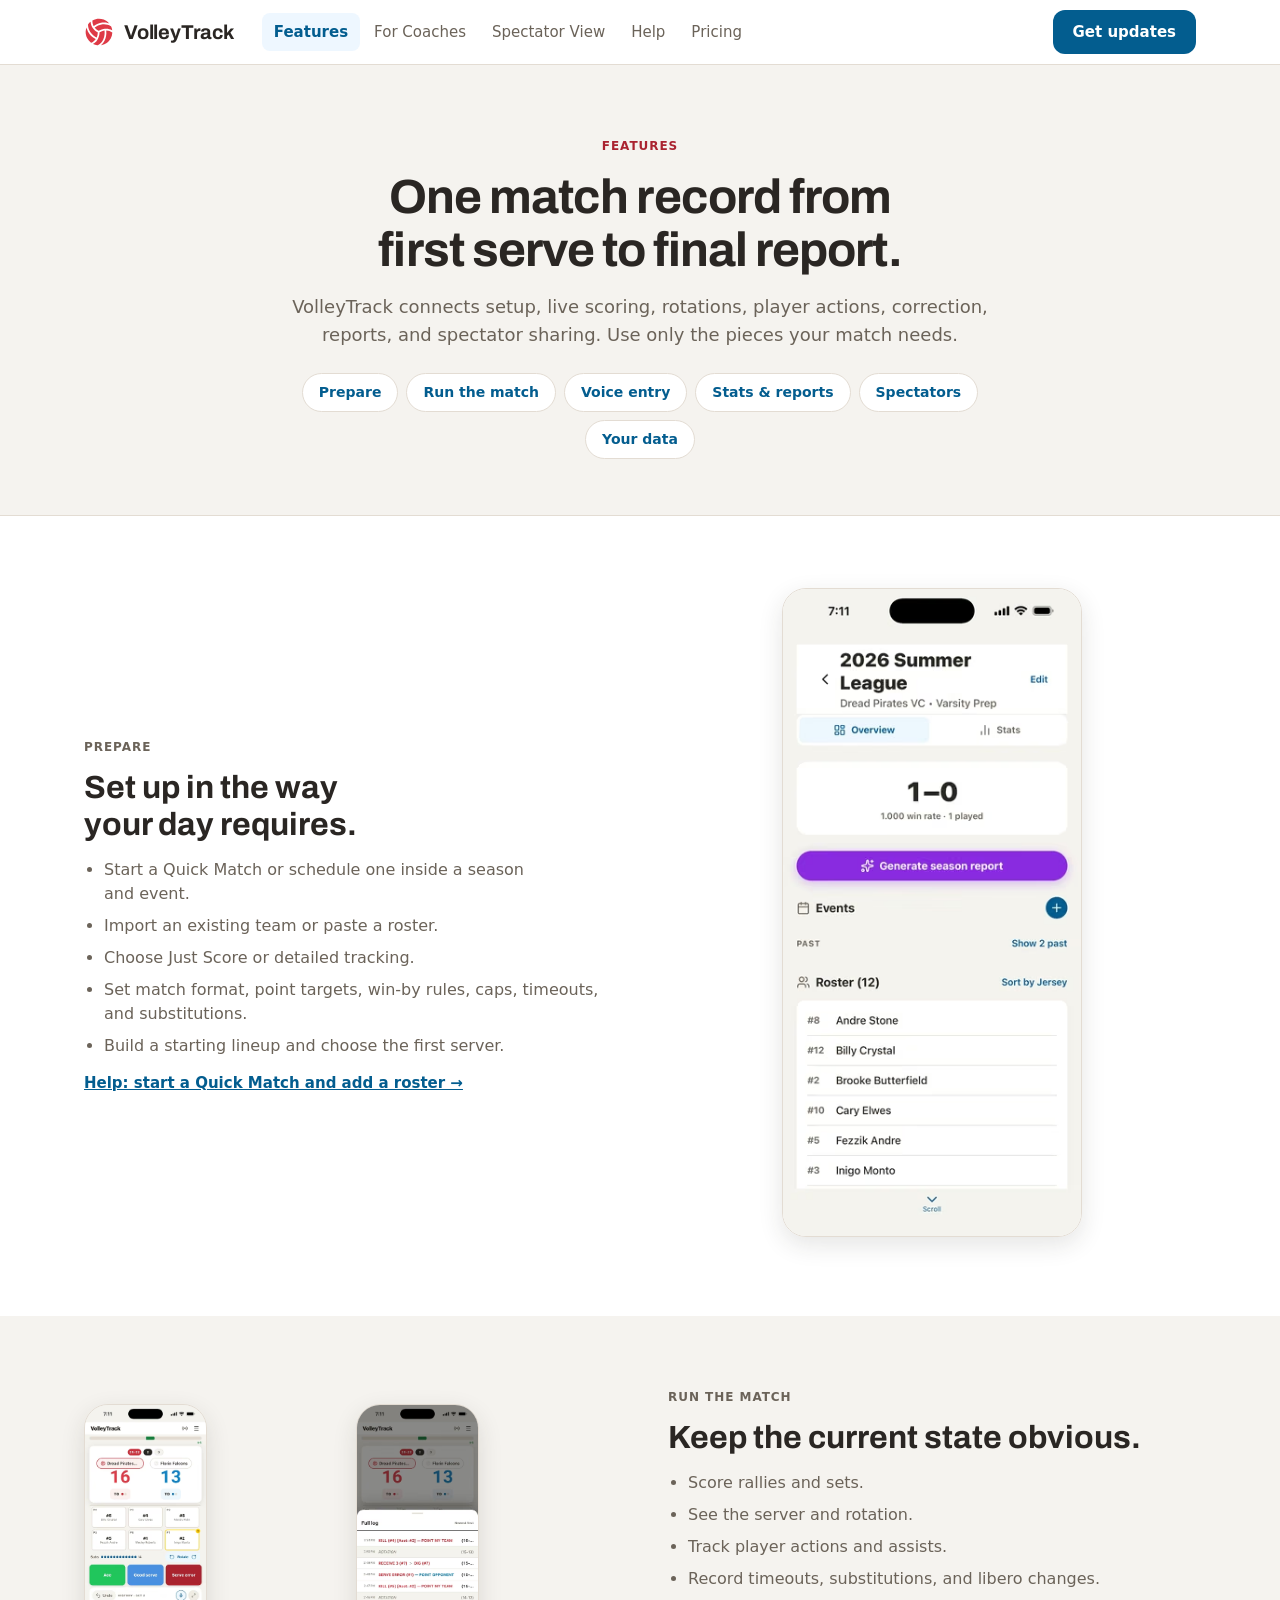
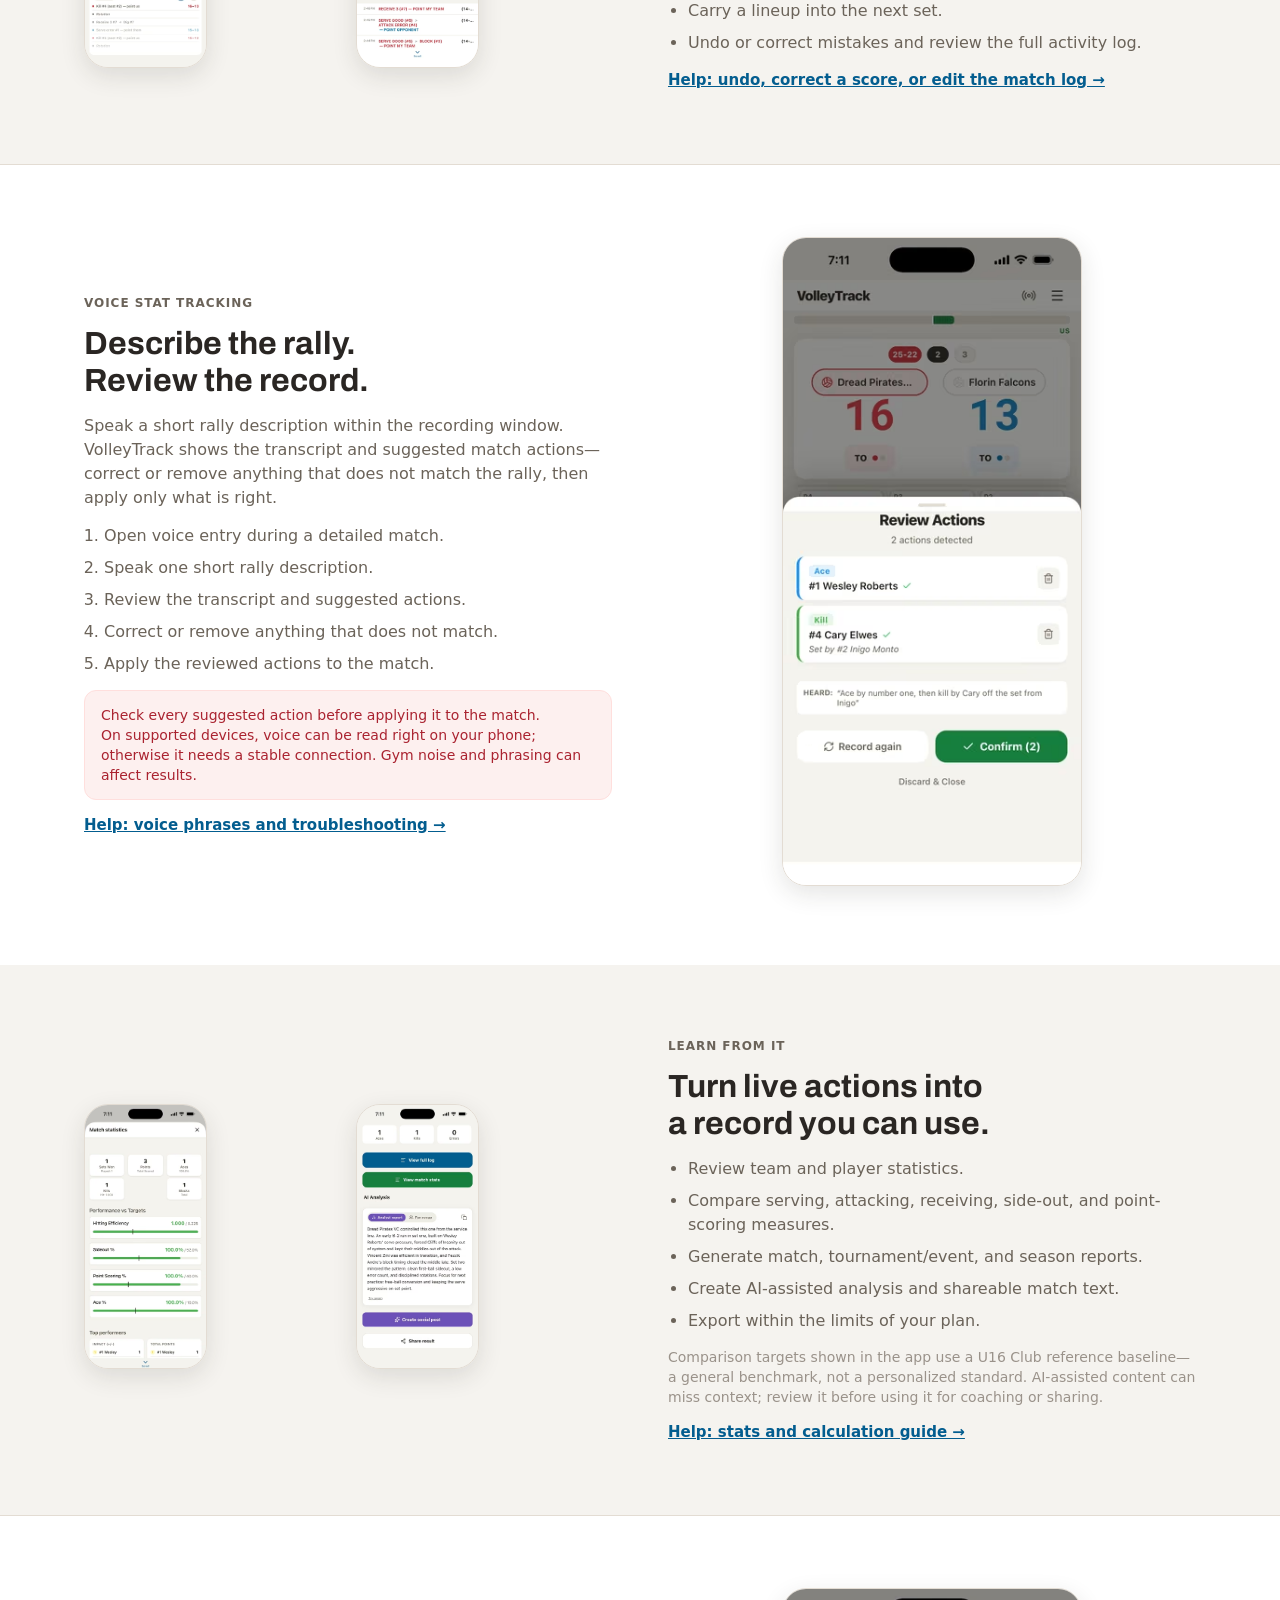
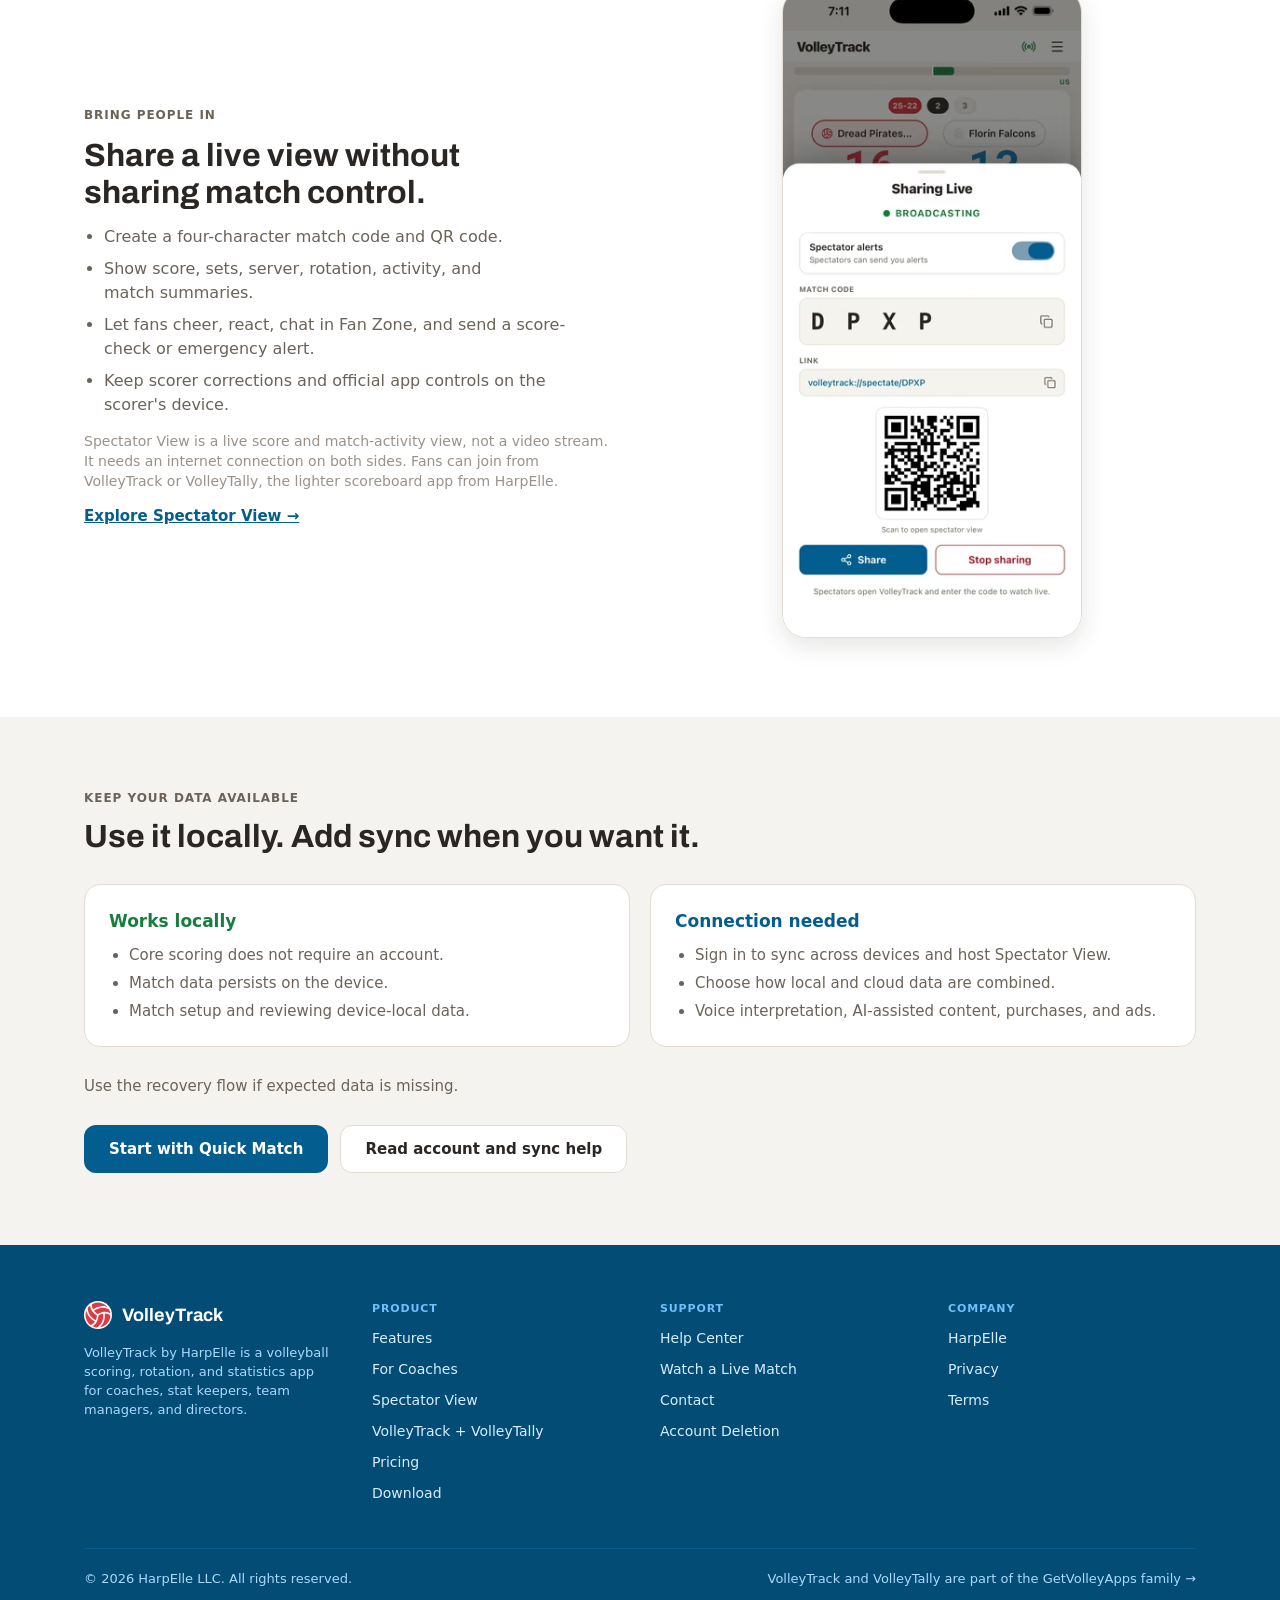
<file: features/index.html>
<!doctype html>
<html lang="en">
<head>
<meta charset="utf-8">
<meta name="viewport" content="width=device-width, initial-scale=1">
<title>VolleyTrack Features: Scoring, Rotations, Stats &amp; Reports</title>
<meta name="description" content="Explore VolleyTrack live scoring, lineups, voice stat entry, corrections, team and player stats, reports, sync, and spectator sharing.">
<link rel="canonical" href="https://volleytrackapp.com/features/">
<meta name="theme-color" content="#F5F3EF">
<link rel="icon" href="/assets/volleytrack-ball.svg">
<link rel="apple-touch-icon" href="/assets/images/volleytrack-icon.png">
<meta property="og:type" content="website">
<meta property="og:site_name" content="VolleyTrack">
<meta property="og:title" content="VolleyTrack Features: Scoring, Rotations, Stats &amp; Reports">
<meta property="og:description" content="Explore VolleyTrack live scoring, lineups, voice stat entry, corrections, team and player stats, reports, sync, and spectator sharing.">
<meta property="og:url" content="https://volleytrackapp.com/features/">
<meta name="twitter:card" content="summary_large_image">
<meta name="twitter:title" content="VolleyTrack Features: Scoring, Rotations, Stats &amp; Reports">
<meta name="twitter:description" content="Explore VolleyTrack live scoring, lineups, voice stat entry, corrections, team and player stats, reports, sync, and spectator sharing.">
<link rel="preconnect" href="https://fonts.googleapis.com">
<link rel="preconnect" href="https://fonts.gstatic.com" crossorigin>
<link rel="stylesheet" href="https://fonts.googleapis.com/css2?family=Archivo:wght@700;800&family=Roboto+Mono:wght@300;400;500;700&display=swap">
<link rel="stylesheet" href="/assets/site.css">
</head>
<body>
<div style="min-height:100vh;display:flex;flex-direction:column;">
  <header class="vt-header">
    <a href="#main" class="vt-skip">Skip to content</a>
    <div class="vt-header-inner">
      <a href="/" class="vt-brand"><img src="/assets/volleytrack-ball.svg" alt="VolleyTrack" width="30" height="30"><span>VolleyTrack</span></a>
      <nav aria-label="Main navigation" class="vt-nav">
        <a href="/features/" aria-current="page">Features</a>
        <a href="/for-coaches/">For Coaches</a>
        <a href="/spectator-view/">Spectator View</a>
        <a href="/help/">Help</a>
        <a href="/pricing/">Pricing</a>
      </nav>
      <a href="/download/" class="vt-cta">Get updates</a>
    </div>
  </header>

  <main id="main" style="flex:1;">
    <section style="max-width:760px;margin:0 auto;padding:72px 24px 56px;text-align:center;display:flex;flex-direction:column;gap:16px;">
      <p style="margin:0;font-size:12px;font-weight:600;letter-spacing:0.08em;text-transform:uppercase;color:#AA2330;">Features</p>
      <h1 style="margin:0;font-family:'Archivo',-apple-system,sans-serif;font-weight:700;font-size:clamp(32px,4.5vw,48px);line-height:1.1;letter-spacing:-0.02em;">One match record from first serve to final report.</h1>
      <p style="margin:0;font-size:18px;line-height:28px;color:#6B6359;text-wrap:pretty;">VolleyTrack connects setup, live scoring, rotations, player actions, correction, reports, and spectator sharing. Use only the pieces your match needs.</p>
      <nav aria-label="Feature sections" style="display:flex;gap:8px;justify-content:center;flex-wrap:wrap;margin-top:8px;">
        <a href="#prepare" class="vt-chip">Prepare</a>
        <a href="#live-scoring" class="vt-chip">Run the match</a>
        <a href="#voice" class="vt-chip">Voice entry</a>
        <a href="#stats-reports" class="vt-chip">Stats &amp; reports</a>
        <a href="#spectators" class="vt-chip">Spectators</a>
        <a href="#data" class="vt-chip">Your data</a>
      </nav>
    </section>

    <section id="prepare" style="scroll-margin-top:88px;background:#FFFFFF;border-top:1px solid #E3DCD3;">
      <div style="max-width:1160px;margin:0 auto;padding:72px 24px;display:grid;grid-template-columns:repeat(auto-fit,minmax(300px,1fr));gap:56px;align-items:center;">
        <div style="display:flex;flex-direction:column;gap:14px;">
          <p style="margin:0;font-size:12px;font-weight:600;letter-spacing:0.08em;text-transform:uppercase;color:#6B6359;">Prepare</p>
          <h2 style="margin:0;font-family:'Archivo',-apple-system,sans-serif;font-weight:700;font-size:clamp(26px,3vw,32px);line-height:1.15;">Set up in the way your day requires.</h2>
          <ul style="margin:0;padding:0 0 0 20px;display:flex;flex-direction:column;gap:8px;font-size:16px;line-height:24px;color:#6B6359;">
            <li>Start a Quick Match or schedule one inside a season and event.</li>
            <li>Import an existing team or paste a roster.</li>
            <li>Choose Just Score or detailed tracking.</li>
            <li>Set match format, point targets, win-by rules, caps, timeouts, and substitutions.</li>
            <li>Build a starting lineup and choose the first server.</li>
          </ul>
          <a href="/help/" style="font-size:15px;font-weight:600;">Help: start a Quick Match and add a roster →</a>
        </div>
        <figure style="margin:0;display:flex;justify-content:center;">
          <picture>
            <source type="image/avif" srcset="/assets/images/screenshots/shot-07-season-detail-320.avif 320w, /assets/images/screenshots/shot-07-season-detail-640.avif 640w" sizes="300px">
            <source type="image/webp" srcset="/assets/images/screenshots/shot-07-season-detail-320.webp 320w, /assets/images/screenshots/shot-07-season-detail-640.webp 640w" sizes="300px">
            <img src="/assets/images/screenshots/shot-07-season-detail-640.png" width="300" height="651" alt="VolleyTrack season screen with team record, events, and a sortable twelve-player roster" style="width:300px;max-width:100%;height:auto;border-radius:24px;border:1px solid #E3DCD3;box-shadow:0 8px 24px rgba(42,38,35,0.12);" loading="lazy">
          </picture>
        </figure>
      </div>
    </section>

    <section id="live-scoring" style="scroll-margin-top:88px;background:#F5F3EF;">
      <div style="max-width:1160px;margin:0 auto;padding:72px 24px;display:grid;grid-template-columns:repeat(auto-fit,minmax(300px,1fr));gap:56px;align-items:center;">
        <figure style="margin:0;display:flex;justify-content:center;gap:16px;">
          <picture>
            <source type="image/avif" srcset="/assets/images/screenshots/shot-01-live-hero-320.avif 320w, /assets/images/screenshots/shot-01-live-hero-640.avif 640w" sizes="280px">
            <source type="image/webp" srcset="/assets/images/screenshots/shot-01-live-hero-320.webp 320w, /assets/images/screenshots/shot-01-live-hero-640.webp 640w" sizes="280px">
            <img src="/assets/images/screenshots/shot-01-live-hero-640.png" width="280" height="608" alt="VolleyTrack live scoring screen with set score, rotation grid, and serve action buttons" style="width:280px;max-width:48%;height:auto;border-radius:24px;border:1px solid #E3DCD3;box-shadow:0 8px 24px rgba(42,38,35,0.12);" loading="lazy">
          </picture>
          <picture>
            <source type="image/avif" srcset="/assets/images/screenshots/shot-10-full-log-320.avif 320w, /assets/images/screenshots/shot-10-full-log-640.avif 640w" sizes="280px">
            <source type="image/webp" srcset="/assets/images/screenshots/shot-10-full-log-320.webp 320w, /assets/images/screenshots/shot-10-full-log-640.webp 640w" sizes="280px">
            <img src="/assets/images/screenshots/shot-10-full-log-640.png" width="280" height="608" alt="VolleyTrack full activity log with timestamped rally entries and score adjustments" style="width:280px;max-width:48%;height:auto;border-radius:24px;border:1px solid #E3DCD3;box-shadow:0 8px 24px rgba(42,38,35,0.12);" loading="lazy">
          </picture>
        </figure>
        <div style="display:flex;flex-direction:column;gap:14px;">
          <p style="margin:0;font-size:12px;font-weight:600;letter-spacing:0.08em;text-transform:uppercase;color:#6B6359;">Run the match</p>
          <h2 style="margin:0;font-family:'Archivo',-apple-system,sans-serif;font-weight:700;font-size:clamp(26px,3vw,32px);line-height:1.15;">Keep the current state obvious.</h2>
          <ul style="margin:0;padding:0 0 0 20px;display:flex;flex-direction:column;gap:8px;font-size:16px;line-height:24px;color:#6B6359;">
            <li>Score rallies and sets.</li>
            <li>See the server and rotation.</li>
            <li>Track player actions and assists.</li>
            <li>Record timeouts, substitutions, and libero changes.</li>
            <li>Carry a lineup into the next set.</li>
            <li>Undo or correct mistakes and review the full activity log.</li>
          </ul>
          <a href="/help/" style="font-size:15px;font-weight:600;">Help: undo, correct a score, or edit the match log →</a>
        </div>
      </div>
    </section>

    <section id="voice" style="scroll-margin-top:88px;background:#FFFFFF;border-top:1px solid #E3DCD3;">
      <div style="max-width:1160px;margin:0 auto;padding:72px 24px;display:grid;grid-template-columns:repeat(auto-fit,minmax(300px,1fr));gap:56px;align-items:center;">
        <div style="display:flex;flex-direction:column;gap:14px;">
          <p style="margin:0;font-size:12px;font-weight:600;letter-spacing:0.08em;text-transform:uppercase;color:#6B6359;">Voice stat tracking</p>
          <h2 style="margin:0;font-family:'Archivo',-apple-system,sans-serif;font-weight:700;font-size:clamp(26px,3vw,32px);line-height:1.15;">Describe the rally. Review the record.</h2>
          <p style="margin:0;font-size:16px;line-height:24px;color:#6B6359;text-wrap:pretty;">Speak a short rally description within the recording window. VolleyTrack shows the transcript and suggested match actions—correct or remove anything that does not match the rally, then apply only what is right.</p>
          <ol style="margin:0;padding:0 0 0 20px;display:flex;flex-direction:column;gap:8px;font-size:16px;line-height:24px;color:#6B6359;">
            <li>Open voice entry during a detailed match.</li>
            <li>Speak one short rally description.</li>
            <li>Review the transcript and suggested actions.</li>
            <li>Correct or remove anything that does not match.</li>
            <li>Apply the reviewed actions to the match.</li>
          </ol>
          <div style="background:#FDF0EF;border:1px solid #FFDFDD;border-radius:12px;padding:14px 16px;">
            <p style="margin:0;font-size:14px;line-height:20px;color:#AA2330;font-weight:500;">Check every suggested action before applying it to the match. On supported devices, voice can be read right on your phone; otherwise it needs a stable connection. Gym noise and phrasing can affect results.</p>
          </div>
          <a href="/help/" style="font-size:15px;font-weight:600;">Help: voice phrases and troubleshooting →</a>
        </div>
        <figure style="margin:0;display:flex;justify-content:center;">
          <picture>
            <source type="image/avif" srcset="/assets/images/screenshots/m12-voice-review-320.avif 320w, /assets/images/screenshots/m12-voice-review-640.avif 640w" sizes="300px">
            <source type="image/webp" srcset="/assets/images/screenshots/m12-voice-review-320.webp 320w, /assets/images/screenshots/m12-voice-review-640.webp 640w" sizes="300px">
            <img src="/assets/images/screenshots/m12-voice-review-640.png" width="300" height="651" alt="VolleyTrack voice review: transcript and suggested match actions shown for review before applying" style="width:300px;max-width:100%;height:auto;border-radius:24px;border:1px solid #E3DCD3;box-shadow:0 8px 24px rgba(42,38,35,0.12);" loading="lazy">
          </picture>
        </figure>
      </div>
    </section>

    <section id="stats-reports" style="scroll-margin-top:88px;background:#F5F3EF;">
      <div style="max-width:1160px;margin:0 auto;padding:72px 24px;display:grid;grid-template-columns:repeat(auto-fit,minmax(300px,1fr));gap:56px;align-items:center;">
        <figure style="margin:0;display:flex;justify-content:center;gap:16px;">
          <picture>
            <source type="image/avif" srcset="/assets/images/screenshots/shot-11-match-stats-320.avif 320w, /assets/images/screenshots/shot-11-match-stats-640.avif 640w" sizes="280px">
            <source type="image/webp" srcset="/assets/images/screenshots/shot-11-match-stats-320.webp 320w, /assets/images/screenshots/shot-11-match-stats-640.webp 640w" sizes="280px">
            <img src="/assets/images/screenshots/shot-11-match-stats-640.png" width="280" height="608" alt="VolleyTrack match statistics with hitting efficiency, side-out, point-scoring, and ace percentages against reference targets" style="width:280px;max-width:48%;height:auto;border-radius:24px;border:1px solid #E3DCD3;box-shadow:0 8px 24px rgba(42,38,35,0.12);" loading="lazy">
          </picture>
          <picture>
            <source type="image/avif" srcset="/assets/images/screenshots/shot-06-ai-analyst-report-320.avif 320w, /assets/images/screenshots/shot-06-ai-analyst-report-640.avif 640w" sizes="280px">
            <source type="image/webp" srcset="/assets/images/screenshots/shot-06-ai-analyst-report-320.webp 320w, /assets/images/screenshots/shot-06-ai-analyst-report-640.webp 640w" sizes="280px">
            <img src="/assets/images/screenshots/shot-06-ai-analyst-report-640.png" width="280" height="608" alt="VolleyTrack AI analyst report summarizing the match below performance totals" style="width:280px;max-width:48%;height:auto;border-radius:24px;border:1px solid #E3DCD3;box-shadow:0 8px 24px rgba(42,38,35,0.12);" loading="lazy">
          </picture>
        </figure>
        <div style="display:flex;flex-direction:column;gap:14px;">
          <p style="margin:0;font-size:12px;font-weight:600;letter-spacing:0.08em;text-transform:uppercase;color:#6B6359;">Learn from it</p>
          <h2 style="margin:0;font-family:'Archivo',-apple-system,sans-serif;font-weight:700;font-size:clamp(26px,3vw,32px);line-height:1.15;">Turn live actions into a record you can use.</h2>
          <ul style="margin:0;padding:0 0 0 20px;display:flex;flex-direction:column;gap:8px;font-size:16px;line-height:24px;color:#6B6359;">
            <li>Review team and player statistics.</li>
            <li>Compare serving, attacking, receiving, side-out, and point-scoring measures.</li>
            <li>Generate match, tournament/event, and season reports.</li>
            <li>Create AI-assisted analysis and shareable match text.</li>
            <li>Export within the limits of your plan.</li>
          </ul>
          <p style="margin:0;font-size:14px;line-height:20px;color:#9A928A;">Comparison targets shown in the app use a U16 Club reference baseline—a general benchmark, not a personalized standard. AI-assisted content can miss context; review it before using it for coaching or sharing.</p>
          <a href="/help/" style="font-size:15px;font-weight:600;">Help: stats and calculation guide →</a>
        </div>
      </div>
    </section>

    <section id="spectators" style="scroll-margin-top:88px;background:#FFFFFF;border-top:1px solid #E3DCD3;">
      <div style="max-width:1160px;margin:0 auto;padding:72px 24px;display:grid;grid-template-columns:repeat(auto-fit,minmax(300px,1fr));gap:56px;align-items:center;">
        <div style="display:flex;flex-direction:column;gap:14px;">
          <p style="margin:0;font-size:12px;font-weight:600;letter-spacing:0.08em;text-transform:uppercase;color:#6B6359;">Bring people in</p>
          <h2 style="margin:0;font-family:'Archivo',-apple-system,sans-serif;font-weight:700;font-size:clamp(26px,3vw,32px);line-height:1.15;">Share a live view without sharing match control.</h2>
          <ul style="margin:0;padding:0 0 0 20px;display:flex;flex-direction:column;gap:8px;font-size:16px;line-height:24px;color:#6B6359;">
            <li>Create a four-character match code and QR code.</li>
            <li>Show score, sets, server, rotation, activity, and match summaries.</li>
            <li>Let fans cheer, react, chat in Fan Zone, and send a score-check or emergency alert.</li>
            <li>Keep scorer corrections and official app controls on the scorer's device.</li>
          </ul>
          <p style="margin:0;font-size:14px;line-height:20px;color:#9A928A;">Spectator View is a live score and match-activity view, not a video stream. It needs an internet connection on both sides. Fans can join from VolleyTrack or VolleyTally, the lighter scoreboard app from HarpElle.</p>
          <a href="/spectator-view/" style="font-size:15px;font-weight:600;">Explore Spectator View →</a>
        </div>
        <figure style="margin:0;display:flex;justify-content:center;">
          <picture>
            <source type="image/avif" srcset="/assets/images/screenshots/m11-spectator-share-320.avif 320w, /assets/images/screenshots/m11-spectator-share-640.avif 640w" sizes="300px">
            <source type="image/webp" srcset="/assets/images/screenshots/m11-spectator-share-320.webp 320w, /assets/images/screenshots/m11-spectator-share-640.webp 640w" sizes="300px">
            <img src="/assets/images/screenshots/m11-spectator-share-640.png" width="300" height="651" alt="VolleyTrack Sharing Live sheet with the four-character match code DPXP, share link, and QR code" style="width:300px;max-width:100%;height:auto;border-radius:24px;border:1px solid #E3DCD3;box-shadow:0 8px 24px rgba(42,38,35,0.12);" loading="lazy">
          </picture>
        </figure>
      </div>
    </section>

    <section id="data" style="scroll-margin-top:88px;background:#F5F3EF;">
      <div style="max-width:1160px;margin:0 auto;padding:72px 24px;display:flex;flex-direction:column;gap:28px;">
        <div style="max-width:640px;display:flex;flex-direction:column;gap:12px;">
          <p style="margin:0;font-size:12px;font-weight:600;letter-spacing:0.08em;text-transform:uppercase;color:#6B6359;">Keep your data available</p>
          <h2 style="margin:0;font-family:'Archivo',-apple-system,sans-serif;font-weight:700;font-size:clamp(26px,3vw,32px);line-height:1.15;">Use it locally. Add sync when you want it.</h2>
        </div>
        <div style="display:grid;grid-template-columns:repeat(auto-fit,minmax(300px,1fr));gap:20px;">
          <div style="background:#FFFFFF;border:1px solid #E3DCD3;border-radius:16px;padding:24px;display:flex;flex-direction:column;gap:10px;">
            <h3 style="margin:0;font-size:17px;font-weight:600;color:#177E3E;">Works locally</h3>
            <ul style="margin:0;padding:0 0 0 20px;display:flex;flex-direction:column;gap:6px;font-size:15px;line-height:22px;color:#6B6359;">
              <li>Core scoring does not require an account.</li>
              <li>Match data persists on the device.</li>
              <li>Match setup and reviewing device-local data.</li>
            </ul>
          </div>
          <div style="background:#FFFFFF;border:1px solid #E3DCD3;border-radius:16px;padding:24px;display:flex;flex-direction:column;gap:10px;">
            <h3 style="margin:0;font-size:17px;font-weight:600;color:#035D8F;">Connection needed</h3>
            <ul style="margin:0;padding:0 0 0 20px;display:flex;flex-direction:column;gap:6px;font-size:15px;line-height:22px;color:#6B6359;">
              <li>Sign in to sync across devices and host Spectator View.</li>
              <li>Choose how local and cloud data are combined.</li>
              <li>Voice interpretation, AI-assisted content, purchases, and ads.</li>
            </ul>
          </div>
        </div>
        <p style="margin:0;font-size:15px;line-height:22px;color:#6B6359;">Use the recovery flow if expected data is missing.</p>
        <div style="display:flex;gap:12px;flex-wrap:wrap;">
          <a href="/download/" class="vt-btn vt-btn--primary" style="min-height:48px;padding:0 24px;font-size:15px;">Start with Quick Match</a>
          <a href="/help/" class="vt-btn vt-btn--secondary" style="min-height:48px;padding:0 24px;font-size:15px;">Read account and sync help</a>
        </div>
      </div>
    </section>
  </main>

  <footer class="vt-footer">
    <div class="vt-footer-inner">
      <div class="vt-footer-grid">
        <div class="vt-footer-brand">
          <a href="/"><img src="/assets/volleytrack-ball.svg" alt="" width="28" height="28"><span>VolleyTrack</span></a>
          <p>VolleyTrack by HarpElle is a volleyball scoring, rotation, and statistics app for coaches, stat keepers, team managers, and directors.</p>
        </div>
        <nav aria-label="Product">
          <span class="vt-foot-head">Product</span>
          <a href="/features/">Features</a>
          <a href="/for-coaches/">For Coaches</a>
          <a href="/spectator-view/">Spectator View</a>
          <a href="/volleytrack-and-volleytally/">VolleyTrack + VolleyTally</a>
          <a href="/pricing/">Pricing</a>
          <a href="/download/">Download</a>
        </nav>
        <nav aria-label="Support">
          <span class="vt-foot-head">Support</span>
          <a href="/help/">Help Center</a>
          <a href="/help/join-live-match/">Watch a Live Match</a>
          <a href="mailto:info@volleytrackapp.com">Contact</a>
          <a href="/delete-account.html">Account Deletion</a>
        </nav>
        <nav aria-label="Company">
          <span class="vt-foot-head">Company</span>
          <a href="https://harpelle.com/" target="_blank" rel="noopener">HarpElle</a>
          <a href="/privacy/">Privacy</a>
          <a href="/terms/">Terms</a>
        </nav>
      </div>
      <div class="vt-footer-bottom">
        <p>© 2026 HarpElle LLC. All rights reserved.</p>
        <a href="https://getvolleyapps.com" target="_blank" rel="noopener">VolleyTrack and VolleyTally are part of the GetVolleyApps family →</a>
      </div>
    </div>
  </footer>
</div>
<script src="/assets/site.js" defer></script>
</body>
</html>
</file>
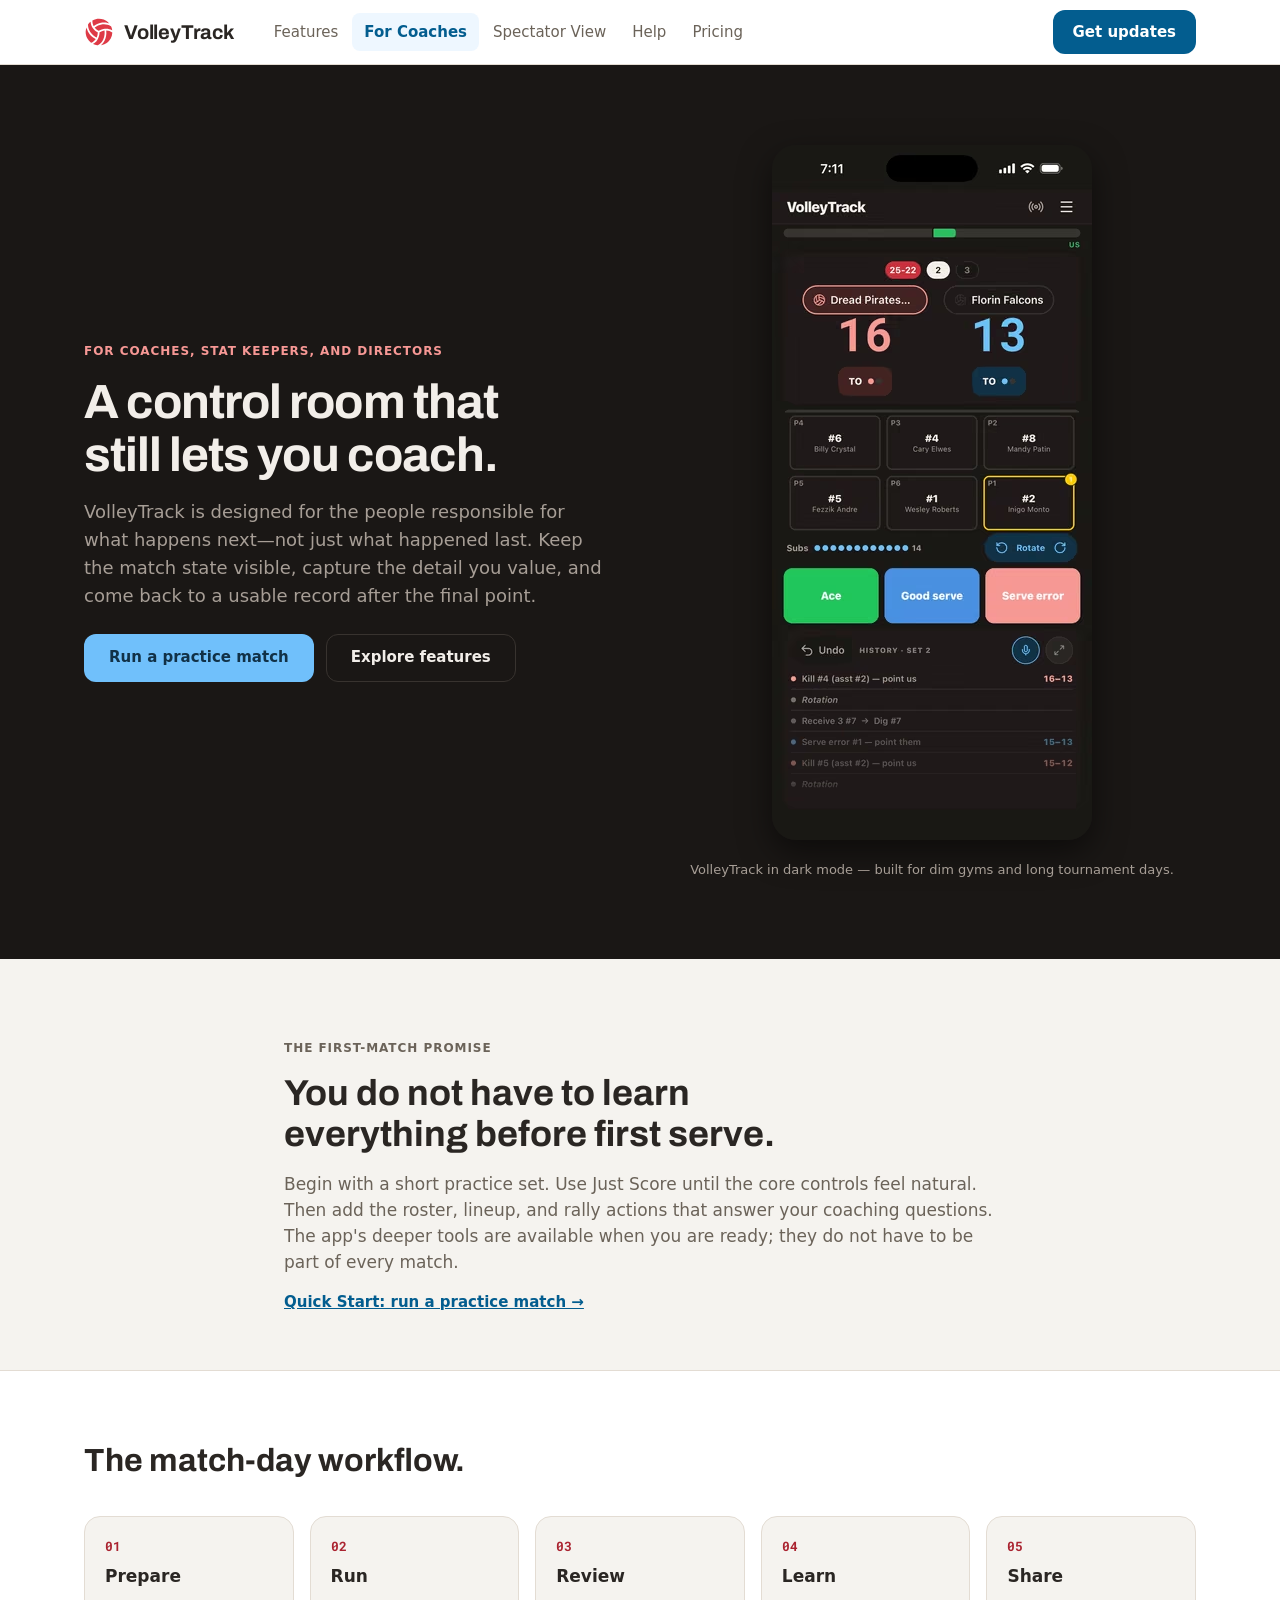
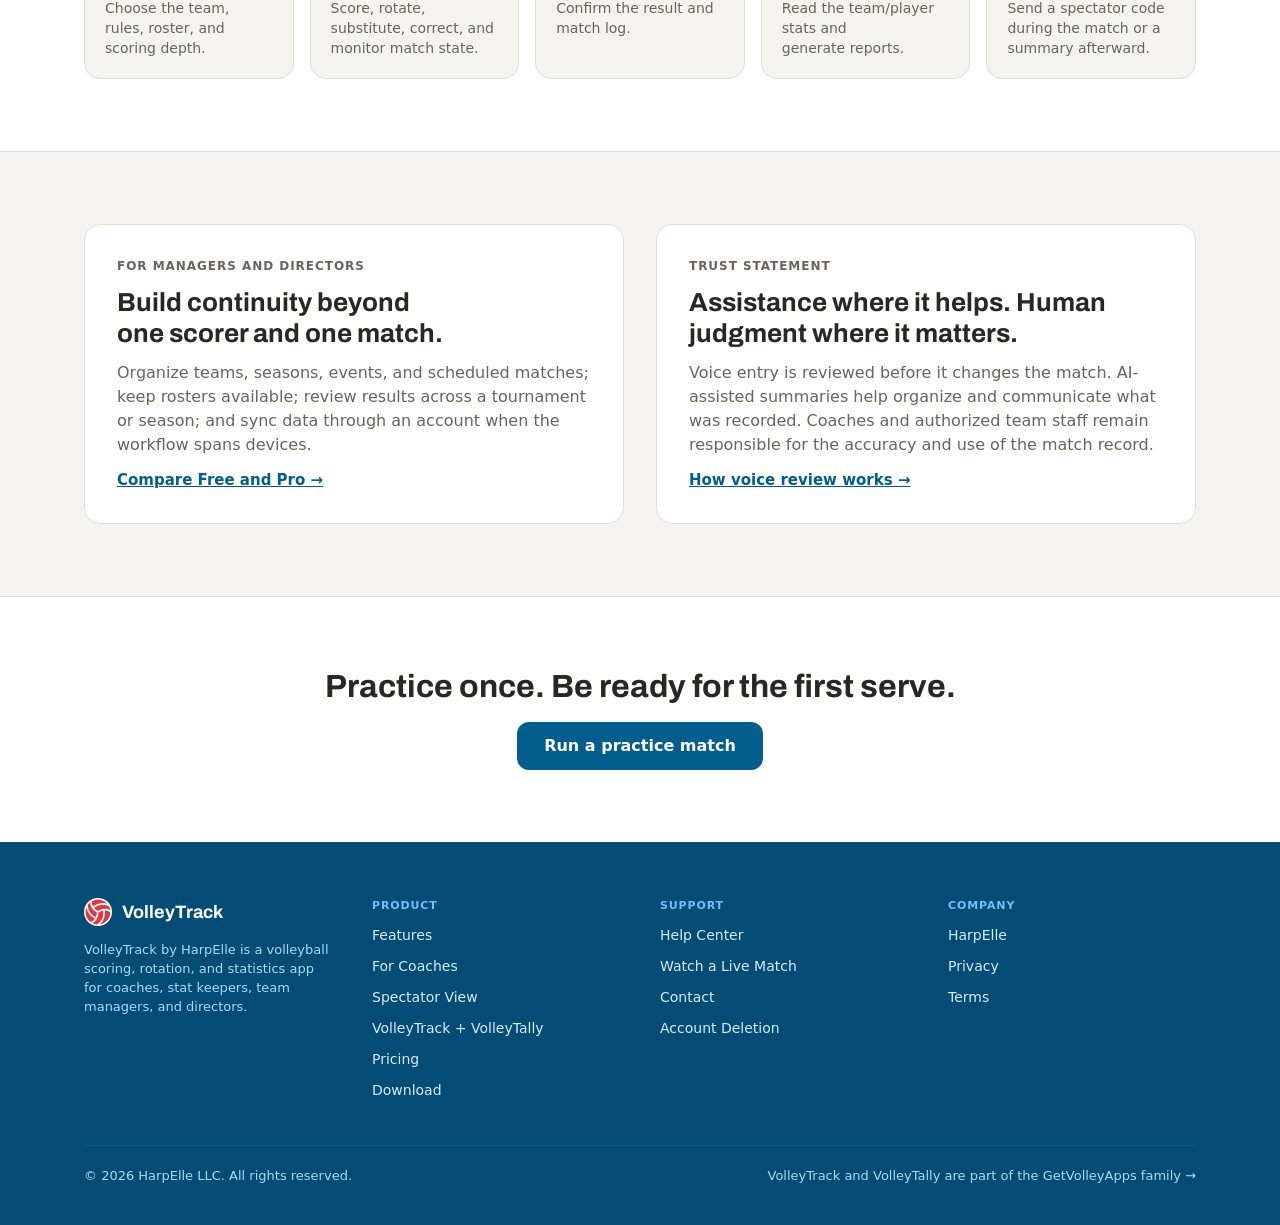
<file: for-coaches/index.html>
<!doctype html>
<html lang="en">
<head>
<meta charset="utf-8">
<meta name="viewport" content="width=device-width, initial-scale=1">
<title>Volleyball Stat Tracking for Coaches</title>
<meta name="description" content="Run a simple scoreboard or a detailed match record with rotations, player actions, corrections, reports, and live sharing for families.">
<link rel="canonical" href="https://volleytrackapp.com/for-coaches/">
<meta name="theme-color" content="#F5F3EF">
<link rel="icon" href="/assets/volleytrack-ball.svg">
<link rel="apple-touch-icon" href="/assets/images/volleytrack-icon.png">
<meta property="og:type" content="website">
<meta property="og:site_name" content="VolleyTrack">
<meta property="og:title" content="Volleyball Stat Tracking for Coaches">
<meta property="og:description" content="Run a simple scoreboard or a detailed match record with rotations, player actions, corrections, reports, and live sharing for families.">
<meta property="og:url" content="https://volleytrackapp.com/for-coaches/">
<meta name="twitter:card" content="summary_large_image">
<meta name="twitter:title" content="Volleyball Stat Tracking for Coaches">
<meta name="twitter:description" content="Run a simple scoreboard or a detailed match record with rotations, player actions, corrections, reports, and live sharing for families.">
<link rel="preconnect" href="https://fonts.googleapis.com">
<link rel="preconnect" href="https://fonts.gstatic.com" crossorigin>
<link rel="stylesheet" href="https://fonts.googleapis.com/css2?family=Archivo:wght@700;800&family=Roboto+Mono:wght@300;400;500;700&display=swap">
<link rel="stylesheet" href="/assets/site.css">
</head>
<body>
<div style="min-height:100vh;display:flex;flex-direction:column;">
  <header class="vt-header">
    <a href="#main" class="vt-skip">Skip to content</a>
    <div class="vt-header-inner">
      <a href="/" class="vt-brand"><img src="/assets/volleytrack-ball.svg" alt="VolleyTrack" width="30" height="30"><span>VolleyTrack</span></a>
      <nav aria-label="Main navigation" class="vt-nav">
        <a href="/features/">Features</a>
        <a href="/for-coaches/" aria-current="page">For Coaches</a>
        <a href="/spectator-view/">Spectator View</a>
        <a href="/help/">Help</a>
        <a href="/pricing/">Pricing</a>
      </nav>
      <a href="/download/" class="vt-cta">Get updates</a>
    </div>
  </header>

  <main id="main" style="flex:1;">
    <section style="background:#1A1715;">
      <div style="max-width:1160px;margin:0 auto;padding:80px 24px;display:grid;grid-template-columns:repeat(auto-fit,minmax(320px,1fr));gap:56px;align-items:center;">
        <div style="display:flex;flex-direction:column;gap:16px;">
          <p style="margin:0;font-size:12px;font-weight:600;letter-spacing:0.08em;text-transform:uppercase;color:#F79895;">For coaches, stat keepers, and directors</p>
          <h1 style="margin:0;font-family:'Archivo',-apple-system,sans-serif;font-weight:700;font-size:clamp(32px,4.5vw,48px);line-height:1.1;letter-spacing:-0.02em;color:#F2EEE9;">A control room that still lets you coach.</h1>
          <p style="margin:0;font-size:18px;line-height:28px;color:#A79E96;text-wrap:pretty;">VolleyTrack is designed for the people responsible for what happens next—not just what happened last. Keep the match state visible, capture the detail you value, and come back to a usable record after the final point.</p>
          <div style="display:flex;gap:12px;flex-wrap:wrap;margin-top:8px;">
            <a href="/download/" class="vt-btn vt-btn--accent" style="min-height:48px;padding:0 24px;font-size:15px;">Run a practice match</a>
            <a href="/features/" class="vt-btn vt-btn--ghost" style="min-height:48px;padding:0 24px;font-size:15px;">Explore features</a>
          </div>
        </div>
        <figure style="margin:0;display:flex;flex-direction:column;align-items:center;gap:12px;">
          <picture>
            <source type="image/avif" srcset="/assets/images/screenshots/m13-dark-live-320.avif 320w, /assets/images/screenshots/m13-dark-live-640.avif 640w" sizes="320px">
            <source type="image/webp" srcset="/assets/images/screenshots/m13-dark-live-320.webp 320w, /assets/images/screenshots/m13-dark-live-640.webp 640w" sizes="320px">
            <img src="/assets/images/screenshots/m13-dark-live-640.png" width="320" height="695" alt="VolleyTrack live scoring in dark mode: set score, rotation grid, serve actions, and rally history on a dark surface" style="width:320px;max-width:100%;height:auto;border-radius:24px;box-shadow:0 12px 32px rgba(0,0,0,0.5);" loading="lazy">
          </picture>
          <figcaption style="margin:0;font-size:13px;line-height:19px;color:#A79E96;text-align:center;">VolleyTrack in dark mode — built for dim gyms and long tournament days.</figcaption>
        </figure>
      </div>
    </section>

    <section style="max-width:760px;margin:0 auto;padding:80px 24px 56px;display:flex;flex-direction:column;gap:16px;">
      <p style="margin:0;font-size:12px;font-weight:600;letter-spacing:0.08em;text-transform:uppercase;color:#6B6359;">The first-match promise</p>
      <h2 style="margin:0;font-family:'Archivo',-apple-system,sans-serif;font-weight:700;font-size:clamp(28px,3.4vw,36px);line-height:1.15;">You do not have to learn everything before first serve.</h2>
      <p style="margin:0;font-size:17px;line-height:26px;color:#6B6359;text-wrap:pretty;">Begin with a short practice set. Use Just Score until the core controls feel natural. Then add the roster, lineup, and rally actions that answer your coaching questions. The app's deeper tools are available when you are ready; they do not have to be part of every match.</p>
      <a href="/help/" style="font-size:15px;font-weight:600;">Quick Start: run a practice match →</a>
    </section>

    <section style="background:#FFFFFF;border-top:1px solid #E3DCD3;border-bottom:1px solid #E3DCD3;">
      <div style="max-width:1160px;margin:0 auto;padding:72px 24px;display:flex;flex-direction:column;gap:36px;">
        <h2 style="margin:0;font-family:'Archivo',-apple-system,sans-serif;font-weight:700;font-size:clamp(26px,3vw,32px);line-height:1.15;max-width:640px;">The match-day workflow.</h2>
        <ol style="margin:0;padding:0;list-style:none;display:grid;grid-template-columns:repeat(auto-fit,minmax(176px,1fr));gap:16px;">
          <li style="background:#F5F3EF;border:1px solid #E3DCD3;border-radius:16px;padding:20px;display:flex;flex-direction:column;gap:8px;">
            <span style="font-family:'Roboto Mono',monospace;font-size:13px;font-weight:700;color:#AA2330;">01</span>
            <h3 style="margin:0;font-size:17px;font-weight:600;">Prepare</h3>
            <p style="margin:0;font-size:14px;line-height:20px;color:#6B6359;">Choose the team, rules, roster, and scoring depth.</p>
          </li>
          <li style="background:#F5F3EF;border:1px solid #E3DCD3;border-radius:16px;padding:20px;display:flex;flex-direction:column;gap:8px;">
            <span style="font-family:'Roboto Mono',monospace;font-size:13px;font-weight:700;color:#AA2330;">02</span>
            <h3 style="margin:0;font-size:17px;font-weight:600;">Run</h3>
            <p style="margin:0;font-size:14px;line-height:20px;color:#6B6359;">Score, rotate, substitute, correct, and monitor match state.</p>
          </li>
          <li style="background:#F5F3EF;border:1px solid #E3DCD3;border-radius:16px;padding:20px;display:flex;flex-direction:column;gap:8px;">
            <span style="font-family:'Roboto Mono',monospace;font-size:13px;font-weight:700;color:#AA2330;">03</span>
            <h3 style="margin:0;font-size:17px;font-weight:600;">Review</h3>
            <p style="margin:0;font-size:14px;line-height:20px;color:#6B6359;">Confirm the result and match log.</p>
          </li>
          <li style="background:#F5F3EF;border:1px solid #E3DCD3;border-radius:16px;padding:20px;display:flex;flex-direction:column;gap:8px;">
            <span style="font-family:'Roboto Mono',monospace;font-size:13px;font-weight:700;color:#AA2330;">04</span>
            <h3 style="margin:0;font-size:17px;font-weight:600;">Learn</h3>
            <p style="margin:0;font-size:14px;line-height:20px;color:#6B6359;">Read the team/player stats and generate reports.</p>
          </li>
          <li style="background:#F5F3EF;border:1px solid #E3DCD3;border-radius:16px;padding:20px;display:flex;flex-direction:column;gap:8px;">
            <span style="font-family:'Roboto Mono',monospace;font-size:13px;font-weight:700;color:#AA2330;">05</span>
            <h3 style="margin:0;font-size:17px;font-weight:600;">Share</h3>
            <p style="margin:0;font-size:14px;line-height:20px;color:#6B6359;">Send a spectator code during the match or a summary afterward.</p>
          </li>
        </ol>
      </div>
    </section>

    <section style="max-width:1160px;margin:0 auto;padding:72px 24px;display:grid;grid-template-columns:repeat(auto-fit,minmax(300px,1fr));gap:32px;">
      <div style="background:#FFFFFF;border:1px solid #E3DCD3;border-radius:16px;padding:32px;display:flex;flex-direction:column;gap:12px;">
        <p style="margin:0;font-size:12px;font-weight:600;letter-spacing:0.08em;text-transform:uppercase;color:#6B6359;">For managers and directors</p>
        <h2 style="margin:0;font-family:'Archivo',-apple-system,sans-serif;font-weight:700;font-size:26px;line-height:1.2;">Build continuity beyond one scorer and one match.</h2>
        <p style="margin:0;font-size:16px;line-height:24px;color:#6B6359;text-wrap:pretty;">Organize teams, seasons, events, and scheduled matches; keep rosters available; review results across a tournament or season; and sync data through an account when the workflow spans devices.</p>
        <a href="/pricing/" style="font-size:15px;font-weight:600;">Compare Free and Pro →</a>
      </div>
      <div style="background:#FFFFFF;border:1px solid #E3DCD3;border-radius:16px;padding:32px;display:flex;flex-direction:column;gap:12px;">
        <p style="margin:0;font-size:12px;font-weight:600;letter-spacing:0.08em;text-transform:uppercase;color:#6B6359;">Trust statement</p>
        <h2 style="margin:0;font-family:'Archivo',-apple-system,sans-serif;font-weight:700;font-size:26px;line-height:1.2;">Assistance where it helps. Human judgment where it matters.</h2>
        <p style="margin:0;font-size:16px;line-height:24px;color:#6B6359;text-wrap:pretty;">Voice entry is reviewed before it changes the match. AI-assisted summaries help organize and communicate what was recorded. Coaches and authorized team staff remain responsible for the accuracy and use of the match record.</p>
        <a href="/features/#voice" style="font-size:15px;font-weight:600;">How voice review works →</a>
      </div>
    </section>

    <section style="background:#FFFFFF;border-top:1px solid #E3DCD3;">
      <div style="max-width:760px;margin:0 auto;padding:72px 24px;display:flex;flex-direction:column;gap:16px;align-items:center;text-align:center;">
        <h2 style="margin:0;font-family:'Archivo',-apple-system,sans-serif;font-weight:700;font-size:clamp(26px,3vw,32px);line-height:1.15;">Practice once. Be ready for the first serve.</h2>
        <a href="/download/" class="vt-btn vt-btn--primary">Run a practice match</a>
      </div>
    </section>
  </main>

  <footer class="vt-footer">
    <div class="vt-footer-inner">
      <div class="vt-footer-grid">
        <div class="vt-footer-brand">
          <a href="/"><img src="/assets/volleytrack-ball.svg" alt="" width="28" height="28"><span>VolleyTrack</span></a>
          <p>VolleyTrack by HarpElle is a volleyball scoring, rotation, and statistics app for coaches, stat keepers, team managers, and directors.</p>
        </div>
        <nav aria-label="Product">
          <span class="vt-foot-head">Product</span>
          <a href="/features/">Features</a>
          <a href="/for-coaches/">For Coaches</a>
          <a href="/spectator-view/">Spectator View</a>
          <a href="/volleytrack-and-volleytally/">VolleyTrack + VolleyTally</a>
          <a href="/pricing/">Pricing</a>
          <a href="/download/">Download</a>
        </nav>
        <nav aria-label="Support">
          <span class="vt-foot-head">Support</span>
          <a href="/help/">Help Center</a>
          <a href="/help/join-live-match/">Watch a Live Match</a>
          <a href="mailto:info@volleytrackapp.com">Contact</a>
          <a href="/delete-account.html">Account Deletion</a>
        </nav>
        <nav aria-label="Company">
          <span class="vt-foot-head">Company</span>
          <a href="https://harpelle.com/" target="_blank" rel="noopener">HarpElle</a>
          <a href="/privacy/">Privacy</a>
          <a href="/terms/">Terms</a>
        </nav>
      </div>
      <div class="vt-footer-bottom">
        <p>© 2026 HarpElle LLC. All rights reserved.</p>
        <a href="https://getvolleyapps.com" target="_blank" rel="noopener">VolleyTrack and VolleyTally are part of the GetVolleyApps family →</a>
      </div>
    </div>
  </footer>
</div>
<script src="/assets/site.js" defer></script>
</body>
</html>
</file>
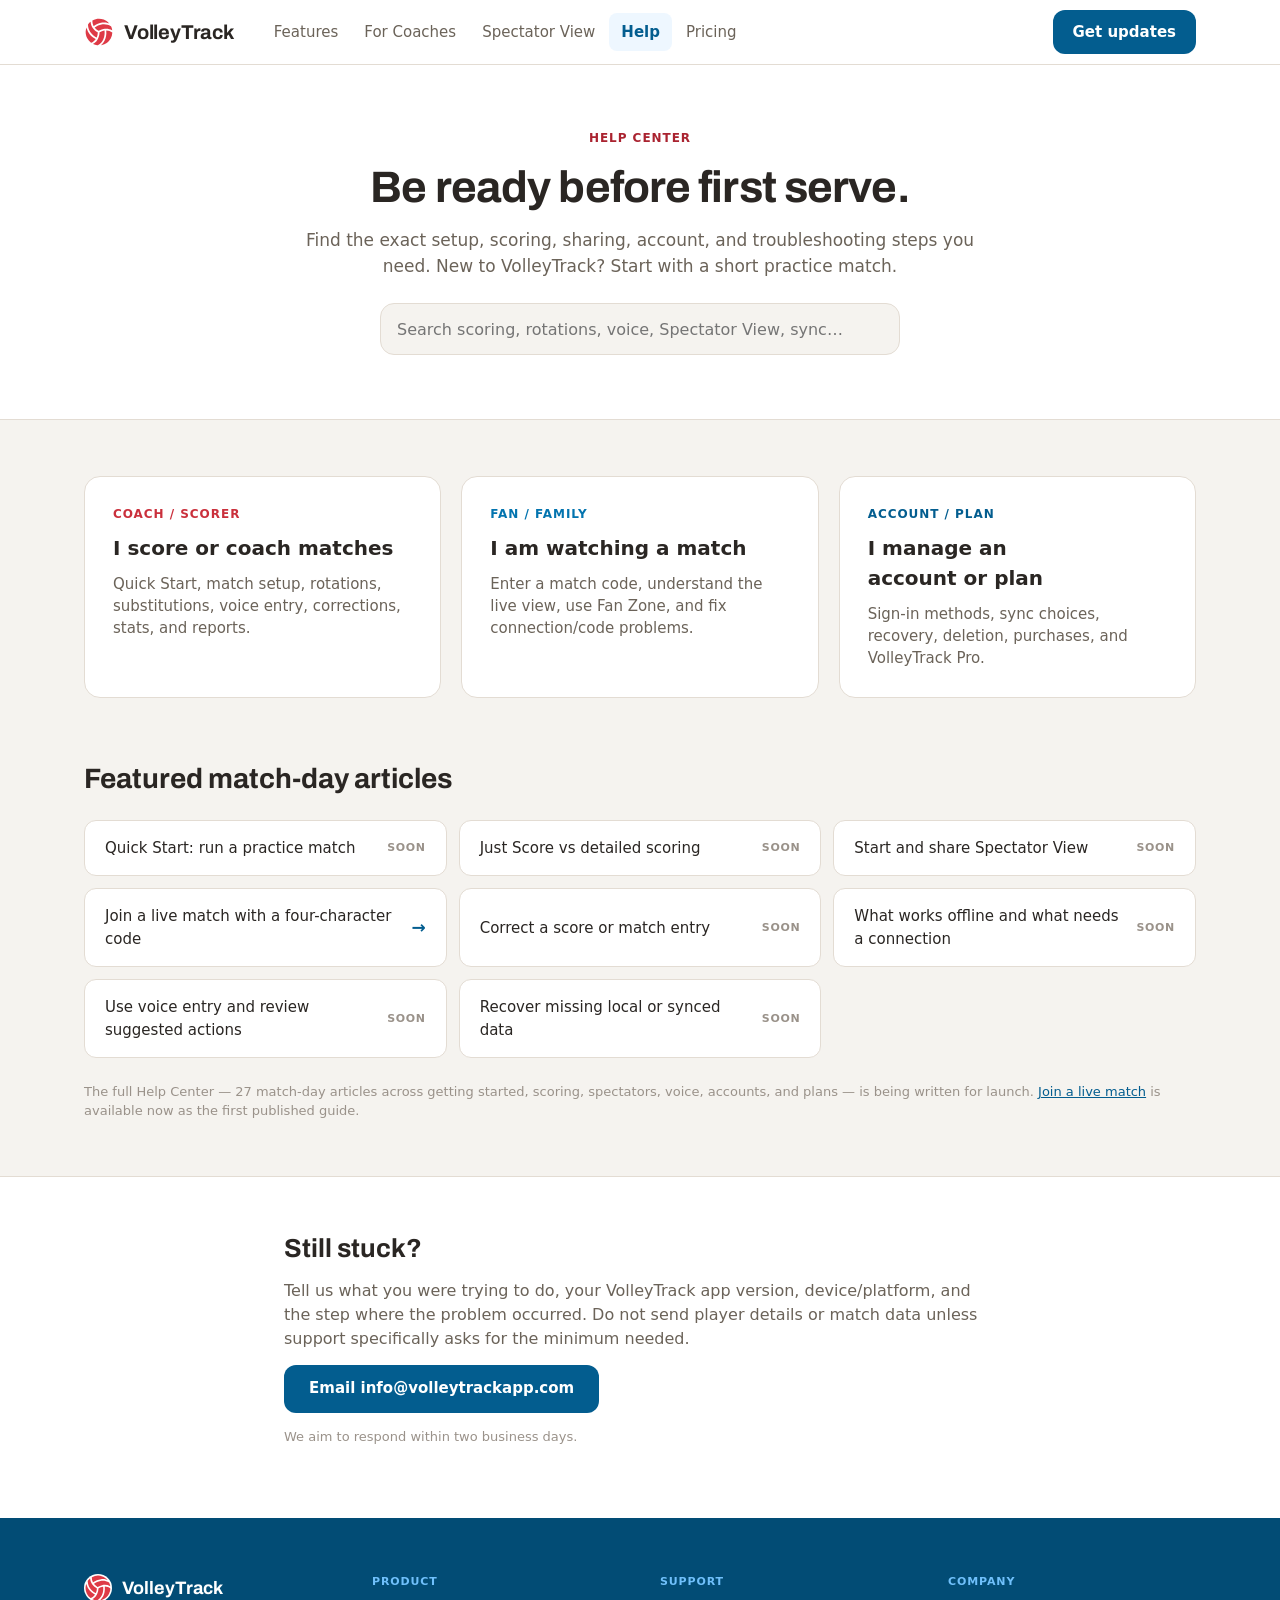
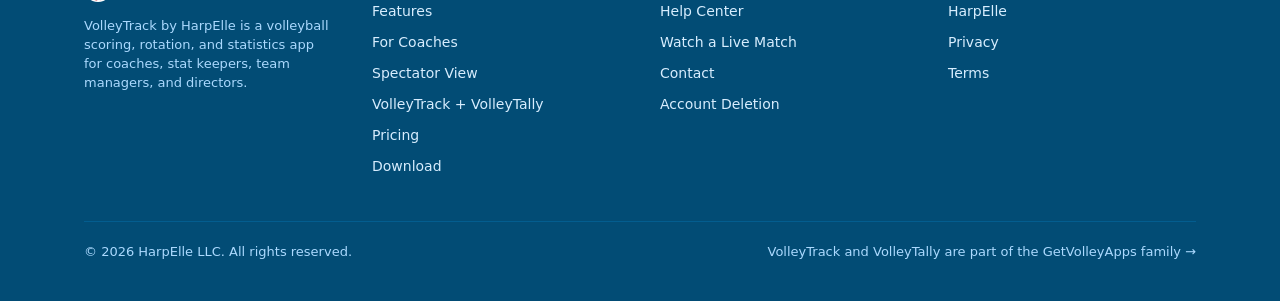
<file: help/index.html>
<!doctype html>
<html lang="en">
<head>
<meta charset="utf-8">
<meta name="viewport" content="width=device-width, initial-scale=1">
<title>VolleyTrack Help Center</title>
<meta name="description" content="Get match-day help for setup, scoring, rotations, voice entry, Spectator View, stats, sync, recovery, purchases, and account deletion.">
<link rel="canonical" href="https://volleytrackapp.com/help/">
<meta name="theme-color" content="#F5F3EF">
<link rel="icon" href="/assets/volleytrack-ball.svg">
<link rel="apple-touch-icon" href="/assets/images/volleytrack-icon.png">
<meta property="og:type" content="website">
<meta property="og:site_name" content="VolleyTrack">
<meta property="og:title" content="VolleyTrack Help Center">
<meta property="og:description" content="Get match-day help for setup, scoring, rotations, voice entry, Spectator View, stats, sync, recovery, purchases, and account deletion.">
<meta property="og:url" content="https://volleytrackapp.com/help/">
<meta name="twitter:card" content="summary_large_image">
<meta name="twitter:title" content="VolleyTrack Help Center">
<meta name="twitter:description" content="Get match-day help for setup, scoring, rotations, voice entry, Spectator View, stats, sync, recovery, purchases, and account deletion.">
<link rel="preconnect" href="https://fonts.googleapis.com">
<link rel="preconnect" href="https://fonts.gstatic.com" crossorigin>
<link rel="stylesheet" href="https://fonts.googleapis.com/css2?family=Archivo:wght@700;800&family=Roboto+Mono:wght@300;400;500;700&display=swap">
<link rel="stylesheet" href="/assets/site.css">
</head>
<body>
<div style="min-height:100vh;display:flex;flex-direction:column;">
  <header class="vt-header">
    <a href="#main" class="vt-skip">Skip to content</a>
    <div class="vt-header-inner">
      <a href="/" class="vt-brand"><img src="/assets/volleytrack-ball.svg" alt="VolleyTrack" width="30" height="30"><span>VolleyTrack</span></a>
      <nav aria-label="Main navigation" class="vt-nav">
        <a href="/features/">Features</a>
        <a href="/for-coaches/">For Coaches</a>
        <a href="/spectator-view/">Spectator View</a>
        <a href="/help/" aria-current="page">Help</a>
        <a href="/pricing/">Pricing</a>
      </nav>
      <a href="/download/" class="vt-cta">Get updates</a>
    </div>
  </header>

  <main id="main" style="flex:1;">
    <section style="background:#FFFFFF;border-bottom:1px solid #E3DCD3;">
      <div style="max-width:760px;margin:0 auto;padding:64px 24px;display:flex;flex-direction:column;gap:16px;align-items:center;text-align:center;">
        <p style="margin:0;font-size:12px;font-weight:600;letter-spacing:0.08em;text-transform:uppercase;color:#AA2330;">Help Center</p>
        <h1 style="margin:0;font-family:'Archivo',-apple-system,sans-serif;font-weight:700;font-size:clamp(30px,4.2vw,44px);line-height:1.1;letter-spacing:-0.02em;">Be ready before first serve.</h1>
        <p style="margin:0;font-size:17px;line-height:26px;color:#6B6359;text-wrap:pretty;">Find the exact setup, scoring, sharing, account, and troubleshooting steps you need. New to VolleyTrack? Start with a short practice match.</p>
        <form role="search" style="width:100%;max-width:520px;margin-top:8px;">
          <label for="help-search" class="vt-visually-hidden">Search help</label>
          <input id="help-search" type="search" placeholder="Search scoring, rotations, voice, Spectator View, sync…" class="vt-input" style="min-height:52px;border-radius:14px;">
        </form>
      </div>
    </section>

    <section style="max-width:1160px;margin:0 auto;padding:56px 24px;display:grid;grid-template-columns:repeat(auto-fit,minmax(240px,1fr));gap:20px;">
      <a href="#featured" class="vt-cardlink vt-cardlink--red" style="background:#FFFFFF;border-radius:16px;padding:28px;display:flex;flex-direction:column;gap:10px;color:#2A2623;">
        <span style="font-size:12px;font-weight:600;letter-spacing:0.08em;text-transform:uppercase;color:#CA303C;">Coach / scorer</span>
        <h2 style="margin:0;font-size:20px;font-weight:600;">I score or coach matches</h2>
        <p style="margin:0;font-size:15px;line-height:22px;color:#6B6359;">Quick Start, match setup, rotations, substitutions, voice entry, corrections, stats, and reports.</p>
      </a>
      <a href="/help/join-live-match/" class="vt-cardlink vt-cardlink--blue" style="background:#FFFFFF;border-radius:16px;padding:28px;display:flex;flex-direction:column;gap:10px;color:#2A2623;">
        <span style="font-size:12px;font-weight:600;letter-spacing:0.08em;text-transform:uppercase;color:#0374AF;">Fan / family</span>
        <h2 style="margin:0;font-size:20px;font-weight:600;">I am watching a match</h2>
        <p style="margin:0;font-size:15px;line-height:22px;color:#6B6359;">Enter a match code, understand the live view, use Fan Zone, and fix connection/code problems.</p>
      </a>
      <a href="#featured" class="vt-cardlink" style="background:#FFFFFF;border-radius:16px;padding:28px;display:flex;flex-direction:column;gap:10px;color:#2A2623;">
        <span style="font-size:12px;font-weight:600;letter-spacing:0.08em;text-transform:uppercase;color:#035D8F;">Account / plan</span>
        <h2 style="margin:0;font-size:20px;font-weight:600;">I manage an account or plan</h2>
        <p style="margin:0;font-size:15px;line-height:22px;color:#6B6359;">Sign-in methods, sync choices, recovery, deletion, purchases, and VolleyTrack Pro.</p>
      </a>
    </section>

    <section id="featured" style="scroll-margin-top:88px;max-width:1160px;margin:0 auto;padding:8px 24px 56px;display:flex;flex-direction:column;gap:24px;">
      <h2 style="margin:0;font-family:'Archivo',-apple-system,sans-serif;font-weight:700;font-size:28px;line-height:1.2;">Featured match-day articles</h2>
      <div style="display:grid;grid-template-columns:repeat(auto-fit,minmax(300px,1fr));gap:12px;">
        <div data-article-title="Quick Start: run a practice match" style="background:#FFFFFF;border:1px solid #E3DCD3;border-radius:12px;padding:16px 20px;display:flex;justify-content:space-between;align-items:center;gap:16px;">
          <span style="font-size:15px;font-weight:500;">Quick Start: run a practice match</span>
          <span style="font-size:11px;font-weight:600;letter-spacing:0.06em;text-transform:uppercase;color:#9A928A;">Soon</span>
        </div>
        <div data-article-title="Just Score vs detailed scoring" style="background:#FFFFFF;border:1px solid #E3DCD3;border-radius:12px;padding:16px 20px;display:flex;justify-content:space-between;align-items:center;gap:16px;">
          <span style="font-size:15px;font-weight:500;">Just Score vs detailed scoring</span>
          <span style="font-size:11px;font-weight:600;letter-spacing:0.06em;text-transform:uppercase;color:#9A928A;">Soon</span>
        </div>
        <div data-article-title="Start and share Spectator View" style="background:#FFFFFF;border:1px solid #E3DCD3;border-radius:12px;padding:16px 20px;display:flex;justify-content:space-between;align-items:center;gap:16px;">
          <span style="font-size:15px;font-weight:500;">Start and share Spectator View</span>
          <span style="font-size:11px;font-weight:600;letter-spacing:0.06em;text-transform:uppercase;color:#9A928A;">Soon</span>
        </div>
        <a href="/help/join-live-match/" class="vt-cardlink" data-article-title="Join a live match with a four-character code" style="background:#FFFFFF;border-radius:12px;padding:16px 20px;display:flex;justify-content:space-between;align-items:center;gap:16px;color:#2A2623;">
          <span style="font-size:15px;font-weight:500;">Join a live match with a four-character code</span>
          <span style="color:#035D8F;font-weight:600;">→</span>
        </a>
        <div data-article-title="Correct a score or match entry" style="background:#FFFFFF;border:1px solid #E3DCD3;border-radius:12px;padding:16px 20px;display:flex;justify-content:space-between;align-items:center;gap:16px;">
          <span style="font-size:15px;font-weight:500;">Correct a score or match entry</span>
          <span style="font-size:11px;font-weight:600;letter-spacing:0.06em;text-transform:uppercase;color:#9A928A;">Soon</span>
        </div>
        <div data-article-title="What works offline and what needs a connection" style="background:#FFFFFF;border:1px solid #E3DCD3;border-radius:12px;padding:16px 20px;display:flex;justify-content:space-between;align-items:center;gap:16px;">
          <span style="font-size:15px;font-weight:500;">What works offline and what needs a connection</span>
          <span style="font-size:11px;font-weight:600;letter-spacing:0.06em;text-transform:uppercase;color:#9A928A;">Soon</span>
        </div>
        <div data-article-title="Use voice entry and review suggested actions" style="background:#FFFFFF;border:1px solid #E3DCD3;border-radius:12px;padding:16px 20px;display:flex;justify-content:space-between;align-items:center;gap:16px;">
          <span style="font-size:15px;font-weight:500;">Use voice entry and review suggested actions</span>
          <span style="font-size:11px;font-weight:600;letter-spacing:0.06em;text-transform:uppercase;color:#9A928A;">Soon</span>
        </div>
        <div data-article-title="Recover missing local or synced data" style="background:#FFFFFF;border:1px solid #E3DCD3;border-radius:12px;padding:16px 20px;display:flex;justify-content:space-between;align-items:center;gap:16px;">
          <span style="font-size:15px;font-weight:500;">Recover missing local or synced data</span>
          <span style="font-size:11px;font-weight:600;letter-spacing:0.06em;text-transform:uppercase;color:#9A928A;">Soon</span>
        </div>
      </div>
      <p id="help-search-empty" hidden style="margin:0;font-size:15px;line-height:22px;color:#6B6359;">No featured articles match that search yet. Email <a href="mailto:info@volleytrackapp.com">info@volleytrackapp.com</a> and we will help.</p>
      <p style="margin:0;font-size:13px;line-height:19px;color:#9A928A;">The full Help Center — 27 match-day articles across getting started, scoring, spectators, voice, accounts, and plans — is being written for launch. <a href="/help/join-live-match/">Join a live match</a> is available now as the first published guide.</p>
    </section>

    <section style="background:#FFFFFF;border-top:1px solid #E3DCD3;">
      <div style="max-width:760px;margin:0 auto;padding:56px 24px 72px;display:flex;flex-direction:column;gap:14px;">
        <h2 style="margin:0;font-family:'Archivo',-apple-system,sans-serif;font-weight:700;font-size:26px;line-height:1.2;">Still stuck?</h2>
        <p style="margin:0;font-size:16px;line-height:24px;color:#6B6359;text-wrap:pretty;">Tell us what you were trying to do, your VolleyTrack app version, device/platform, and the step where the problem occurred. Do not send player details or match data unless support specifically asks for the minimum needed.</p>
        <a href="mailto:info@volleytrackapp.com" class="vt-btn vt-btn--primary" style="align-self:flex-start;min-height:48px;padding:0 24px;font-size:15px;">Email info@volleytrackapp.com</a>
        <p style="margin:0;font-size:13px;color:#9A928A;">We aim to respond within two business days.</p>
      </div>
    </section>
  </main>

  <footer class="vt-footer">
    <div class="vt-footer-inner">
      <div class="vt-footer-grid">
        <div class="vt-footer-brand">
          <a href="/"><img src="/assets/volleytrack-ball.svg" alt="" width="28" height="28"><span>VolleyTrack</span></a>
          <p>VolleyTrack by HarpElle is a volleyball scoring, rotation, and statistics app for coaches, stat keepers, team managers, and directors.</p>
        </div>
        <nav aria-label="Product">
          <span class="vt-foot-head">Product</span>
          <a href="/features/">Features</a>
          <a href="/for-coaches/">For Coaches</a>
          <a href="/spectator-view/">Spectator View</a>
          <a href="/volleytrack-and-volleytally/">VolleyTrack + VolleyTally</a>
          <a href="/pricing/">Pricing</a>
          <a href="/download/">Download</a>
        </nav>
        <nav aria-label="Support">
          <span class="vt-foot-head">Support</span>
          <a href="/help/">Help Center</a>
          <a href="/help/join-live-match/">Watch a Live Match</a>
          <a href="mailto:info@volleytrackapp.com">Contact</a>
          <a href="/delete-account.html">Account Deletion</a>
        </nav>
        <nav aria-label="Company">
          <span class="vt-foot-head">Company</span>
          <a href="https://harpelle.com/" target="_blank" rel="noopener">HarpElle</a>
          <a href="/privacy/">Privacy</a>
          <a href="/terms/">Terms</a>
        </nav>
      </div>
      <div class="vt-footer-bottom">
        <p>© 2026 HarpElle LLC. All rights reserved.</p>
        <a href="https://getvolleyapps.com" target="_blank" rel="noopener">VolleyTrack and VolleyTally are part of the GetVolleyApps family →</a>
      </div>
    </div>
  </footer>
</div>
<script src="/assets/site.js" defer></script>
</body>
</html>
</file>
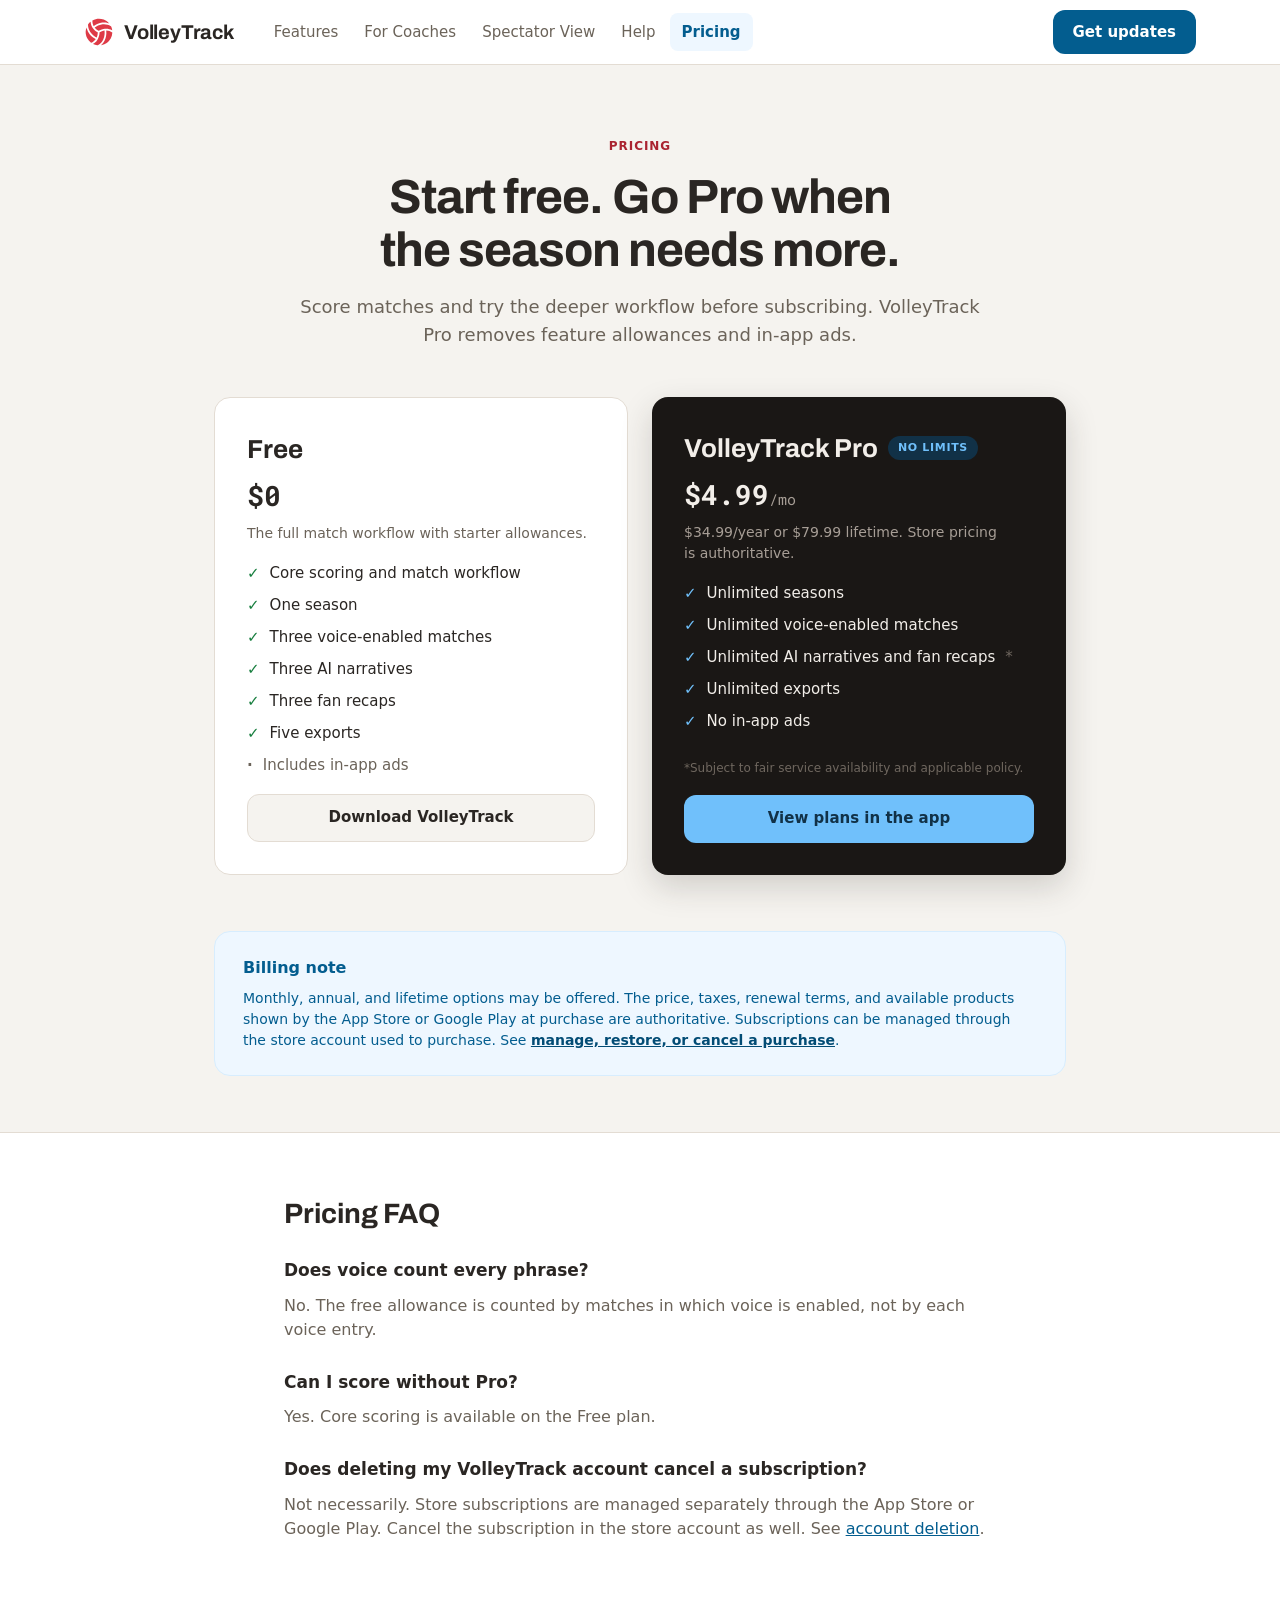
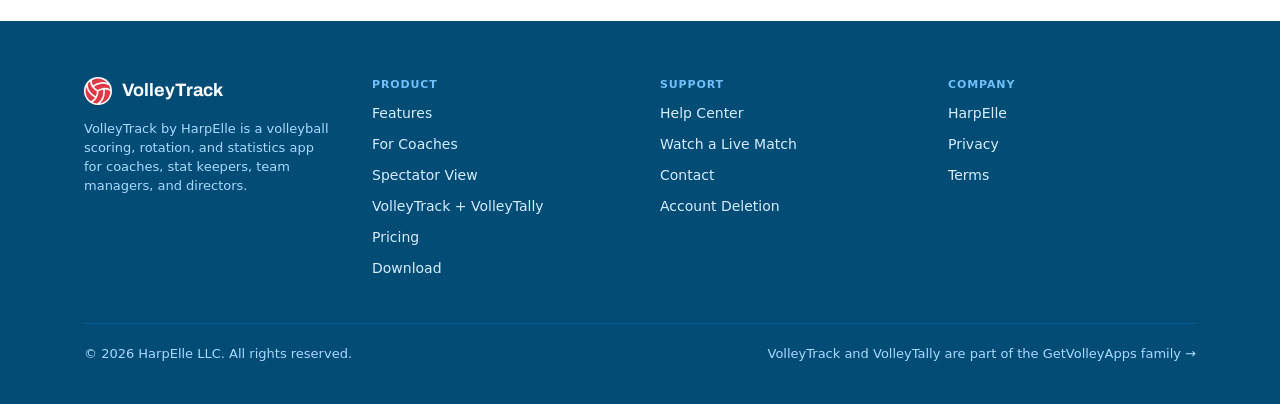
<file: pricing/index.html>
<!doctype html>
<html lang="en">
<head>
<meta charset="utf-8">
<meta name="viewport" content="width=device-width, initial-scale=1">
<title>VolleyTrack Free vs Pro</title>
<meta name="description" content="Compare VolleyTrack Free and Pro, including seasons, voice-enabled matches, AI narratives, fan recaps, exports, and ads.">
<link rel="canonical" href="https://volleytrackapp.com/pricing/">
<meta name="theme-color" content="#F5F3EF">
<link rel="icon" href="/assets/volleytrack-ball.svg">
<link rel="apple-touch-icon" href="/assets/images/volleytrack-icon.png">
<meta property="og:type" content="website">
<meta property="og:site_name" content="VolleyTrack">
<meta property="og:title" content="VolleyTrack Free vs Pro">
<meta property="og:description" content="Compare VolleyTrack Free and Pro, including seasons, voice-enabled matches, AI narratives, fan recaps, exports, and ads.">
<meta property="og:url" content="https://volleytrackapp.com/pricing/">
<meta name="twitter:card" content="summary_large_image">
<meta name="twitter:title" content="VolleyTrack Free vs Pro">
<meta name="twitter:description" content="Compare VolleyTrack Free and Pro, including seasons, voice-enabled matches, AI narratives, fan recaps, exports, and ads.">
<link rel="preconnect" href="https://fonts.googleapis.com">
<link rel="preconnect" href="https://fonts.gstatic.com" crossorigin>
<link rel="stylesheet" href="https://fonts.googleapis.com/css2?family=Archivo:wght@700;800&family=Roboto+Mono:wght@300;400;500;700&display=swap">
<link rel="stylesheet" href="/assets/site.css">
<script type="application/ld+json">
{
  "@context": "https://schema.org",
  "@type": "FAQPage",
  "mainEntity": [
    {
      "@type": "Question",
      "name": "Does voice count every phrase?",
      "acceptedAnswer": { "@type": "Answer", "text": "No. The free allowance is counted by matches in which voice is enabled, not by each voice entry." }
    },
    {
      "@type": "Question",
      "name": "Can I score without Pro?",
      "acceptedAnswer": { "@type": "Answer", "text": "Yes. Core scoring is available on the Free plan." }
    },
    {
      "@type": "Question",
      "name": "Does deleting my VolleyTrack account cancel a subscription?",
      "acceptedAnswer": { "@type": "Answer", "text": "Not necessarily. Store subscriptions are managed separately through the App Store or Google Play. Cancel the subscription in the store account as well." }
    }
  ]
}
</script>
</head>
<body>
<div style="min-height:100vh;display:flex;flex-direction:column;">
  <header class="vt-header">
    <a href="#main" class="vt-skip">Skip to content</a>
    <div class="vt-header-inner">
      <a href="/" class="vt-brand"><img src="/assets/volleytrack-ball.svg" alt="VolleyTrack" width="30" height="30"><span>VolleyTrack</span></a>
      <nav aria-label="Main navigation" class="vt-nav">
        <a href="/features/">Features</a>
        <a href="/for-coaches/">For Coaches</a>
        <a href="/spectator-view/">Spectator View</a>
        <a href="/help/">Help</a>
        <a href="/pricing/" aria-current="page">Pricing</a>
      </nav>
      <a href="/download/" class="vt-cta">Get updates</a>
    </div>
  </header>

  <main id="main" style="flex:1;">
    <section style="max-width:760px;margin:0 auto;padding:72px 24px 48px;text-align:center;display:flex;flex-direction:column;gap:16px;">
      <p style="margin:0;font-size:12px;font-weight:600;letter-spacing:0.08em;text-transform:uppercase;color:#AA2330;">Pricing</p>
      <h1 style="margin:0;font-family:'Archivo',-apple-system,sans-serif;font-weight:700;font-size:clamp(32px,4.5vw,48px);line-height:1.1;letter-spacing:-0.02em;">Start free. Go Pro when the season needs more.</h1>
      <p style="margin:0;font-size:18px;line-height:28px;color:#6B6359;text-wrap:pretty;">Score matches and try the deeper workflow before subscribing. VolleyTrack Pro removes feature allowances and in-app ads.</p>
    </section>

    <section style="max-width:900px;margin:0 auto;padding:0 24px 56px;display:grid;grid-template-columns:repeat(auto-fit,minmax(300px,1fr));gap:24px;align-items:stretch;">
      <div style="background:#FFFFFF;border:1px solid #E3DCD3;border-radius:16px;padding:32px;display:flex;flex-direction:column;gap:18px;">
        <div style="display:flex;flex-direction:column;gap:6px;">
          <h2 style="margin:0;font-family:'Archivo',-apple-system,sans-serif;font-weight:700;font-size:26px;">Free</h2>
          <p style="margin:0;font-family:'Roboto Mono',monospace;font-size:28px;font-weight:700;">$0</p>
          <p style="margin:0;font-size:14px;color:#6B6359;">The full match workflow with starter allowances.</p>
        </div>
        <ul style="margin:0;padding:0;list-style:none;display:flex;flex-direction:column;gap:10px;font-size:15px;line-height:22px;color:#2A2623;flex:1;">
          <li style="display:flex;gap:10px;"><span style="color:#177E3E;font-weight:700;">✓</span>Core scoring and match workflow</li>
          <li style="display:flex;gap:10px;"><span style="color:#177E3E;font-weight:700;">✓</span>One season</li>
          <li style="display:flex;gap:10px;"><span style="color:#177E3E;font-weight:700;">✓</span>Three voice-enabled matches</li>
          <li style="display:flex;gap:10px;"><span style="color:#177E3E;font-weight:700;">✓</span>Three AI narratives</li>
          <li style="display:flex;gap:10px;"><span style="color:#177E3E;font-weight:700;">✓</span>Three fan recaps</li>
          <li style="display:flex;gap:10px;"><span style="color:#177E3E;font-weight:700;">✓</span>Five exports</li>
          <li style="display:flex;gap:10px;color:#6B6359;"><span style="font-weight:700;">·</span>Includes in-app ads</li>
        </ul>
        <a href="/download/" class="vt-btn vt-btn--secondary" style="background:#F5F3EF;font-size:15px;">Download VolleyTrack</a>
      </div>
      <div style="background:#1A1715;border-radius:16px;padding:32px;display:flex;flex-direction:column;gap:18px;box-shadow:0 12px 32px rgba(42,38,35,0.18);">
        <div style="display:flex;flex-direction:column;gap:6px;">
          <div style="display:flex;align-items:center;gap:10px;">
            <h2 style="margin:0;font-family:'Archivo',-apple-system,sans-serif;font-weight:700;font-size:26px;color:#F2EEE9;">VolleyTrack Pro</h2>
            <span style="font-size:11px;font-weight:600;letter-spacing:0.06em;text-transform:uppercase;background:#113147;color:#70C0FB;border-radius:999px;padding:4px 10px;">No limits</span>
          </div>
          <p style="margin:0;font-family:'Roboto Mono',monospace;font-size:28px;font-weight:700;color:#F2EEE9;">$4.99<span style="font-size:15px;font-weight:400;color:#A79E96;">/mo</span></p>
          <p style="margin:0;font-size:14px;color:#A79E96;">$34.99/year or $79.99 lifetime. Store pricing is authoritative.</p>
        </div>
        <ul style="margin:0;padding:0;list-style:none;display:flex;flex-direction:column;gap:10px;font-size:15px;line-height:22px;color:#F2EEE9;flex:1;">
          <li style="display:flex;gap:10px;"><span style="color:#70C0FB;font-weight:700;">✓</span>Unlimited seasons</li>
          <li style="display:flex;gap:10px;"><span style="color:#70C0FB;font-weight:700;">✓</span>Unlimited voice-enabled matches</li>
          <li style="display:flex;gap:10px;"><span style="color:#70C0FB;font-weight:700;">✓</span>Unlimited AI narratives and fan recaps<span style="color:#6F675F;">*</span></li>
          <li style="display:flex;gap:10px;"><span style="color:#70C0FB;font-weight:700;">✓</span>Unlimited exports</li>
          <li style="display:flex;gap:10px;"><span style="color:#70C0FB;font-weight:700;">✓</span>No in-app ads</li>
        </ul>
        <p style="margin:0;font-size:12px;line-height:17px;color:#6F675F;">*Subject to fair service availability and applicable policy.</p>
        <a href="/download/" class="vt-btn vt-btn--accent" style="font-size:15px;">View plans in the app</a>
      </div>
    </section>

    <section style="max-width:900px;margin:0 auto;padding:0 24px 56px;">
      <div style="background:#EEF7FF;border:1px solid #D7EDFE;border-radius:16px;padding:24px 28px;display:flex;flex-direction:column;gap:8px;">
        <h2 style="margin:0;font-size:16px;font-weight:600;color:#035D8F;">Billing note</h2>
        <p style="margin:0;font-size:14px;line-height:21px;color:#035D8F;">Monthly, annual, and lifetime options may be offered. The price, taxes, renewal terms, and available products shown by the App Store or Google Play at purchase are authoritative. Subscriptions can be managed through the store account used to purchase. See <a href="/help/" style="color:#024C75;font-weight:600;">manage, restore, or cancel a purchase</a>.</p>
      </div>
    </section>

    <section style="background:#FFFFFF;border-top:1px solid #E3DCD3;">
      <div style="max-width:760px;margin:0 auto;padding:64px 24px 80px;display:flex;flex-direction:column;gap:28px;">
        <h2 style="margin:0;font-family:'Archivo',-apple-system,sans-serif;font-weight:700;font-size:28px;line-height:1.2;">Pricing FAQ</h2>
        <div style="display:flex;flex-direction:column;gap:10px;">
          <h3 style="margin:0;font-size:17px;font-weight:600;">Does voice count every phrase?</h3>
          <p style="margin:0;font-size:16px;line-height:24px;color:#6B6359;">No. The free allowance is counted by matches in which voice is enabled, not by each voice entry.</p>
        </div>
        <div style="display:flex;flex-direction:column;gap:10px;">
          <h3 style="margin:0;font-size:17px;font-weight:600;">Can I score without Pro?</h3>
          <p style="margin:0;font-size:16px;line-height:24px;color:#6B6359;">Yes. Core scoring is available on the Free plan.</p>
        </div>
        <div style="display:flex;flex-direction:column;gap:10px;">
          <h3 style="margin:0;font-size:17px;font-weight:600;">Does deleting my VolleyTrack account cancel a subscription?</h3>
          <p style="margin:0;font-size:16px;line-height:24px;color:#6B6359;">Not necessarily. Store subscriptions are managed separately through the App Store or Google Play. Cancel the subscription in the store account as well. See <a href="/delete-account.html">account deletion</a>.</p>
        </div>
      </div>
    </section>
  </main>

  <footer class="vt-footer">
    <div class="vt-footer-inner">
      <div class="vt-footer-grid">
        <div class="vt-footer-brand">
          <a href="/"><img src="/assets/volleytrack-ball.svg" alt="" width="28" height="28"><span>VolleyTrack</span></a>
          <p>VolleyTrack by HarpElle is a volleyball scoring, rotation, and statistics app for coaches, stat keepers, team managers, and directors.</p>
        </div>
        <nav aria-label="Product">
          <span class="vt-foot-head">Product</span>
          <a href="/features/">Features</a>
          <a href="/for-coaches/">For Coaches</a>
          <a href="/spectator-view/">Spectator View</a>
          <a href="/volleytrack-and-volleytally/">VolleyTrack + VolleyTally</a>
          <a href="/pricing/">Pricing</a>
          <a href="/download/">Download</a>
        </nav>
        <nav aria-label="Support">
          <span class="vt-foot-head">Support</span>
          <a href="/help/">Help Center</a>
          <a href="/help/join-live-match/">Watch a Live Match</a>
          <a href="mailto:info@volleytrackapp.com">Contact</a>
          <a href="/delete-account.html">Account Deletion</a>
        </nav>
        <nav aria-label="Company">
          <span class="vt-foot-head">Company</span>
          <a href="https://harpelle.com/" target="_blank" rel="noopener">HarpElle</a>
          <a href="/privacy/">Privacy</a>
          <a href="/terms/">Terms</a>
        </nav>
      </div>
      <div class="vt-footer-bottom">
        <p>© 2026 HarpElle LLC. All rights reserved.</p>
        <a href="https://getvolleyapps.com" target="_blank" rel="noopener">VolleyTrack and VolleyTally are part of the GetVolleyApps family →</a>
      </div>
    </div>
  </footer>
</div>
<script src="/assets/site.js" defer></script>
</body>
</html>
</file>
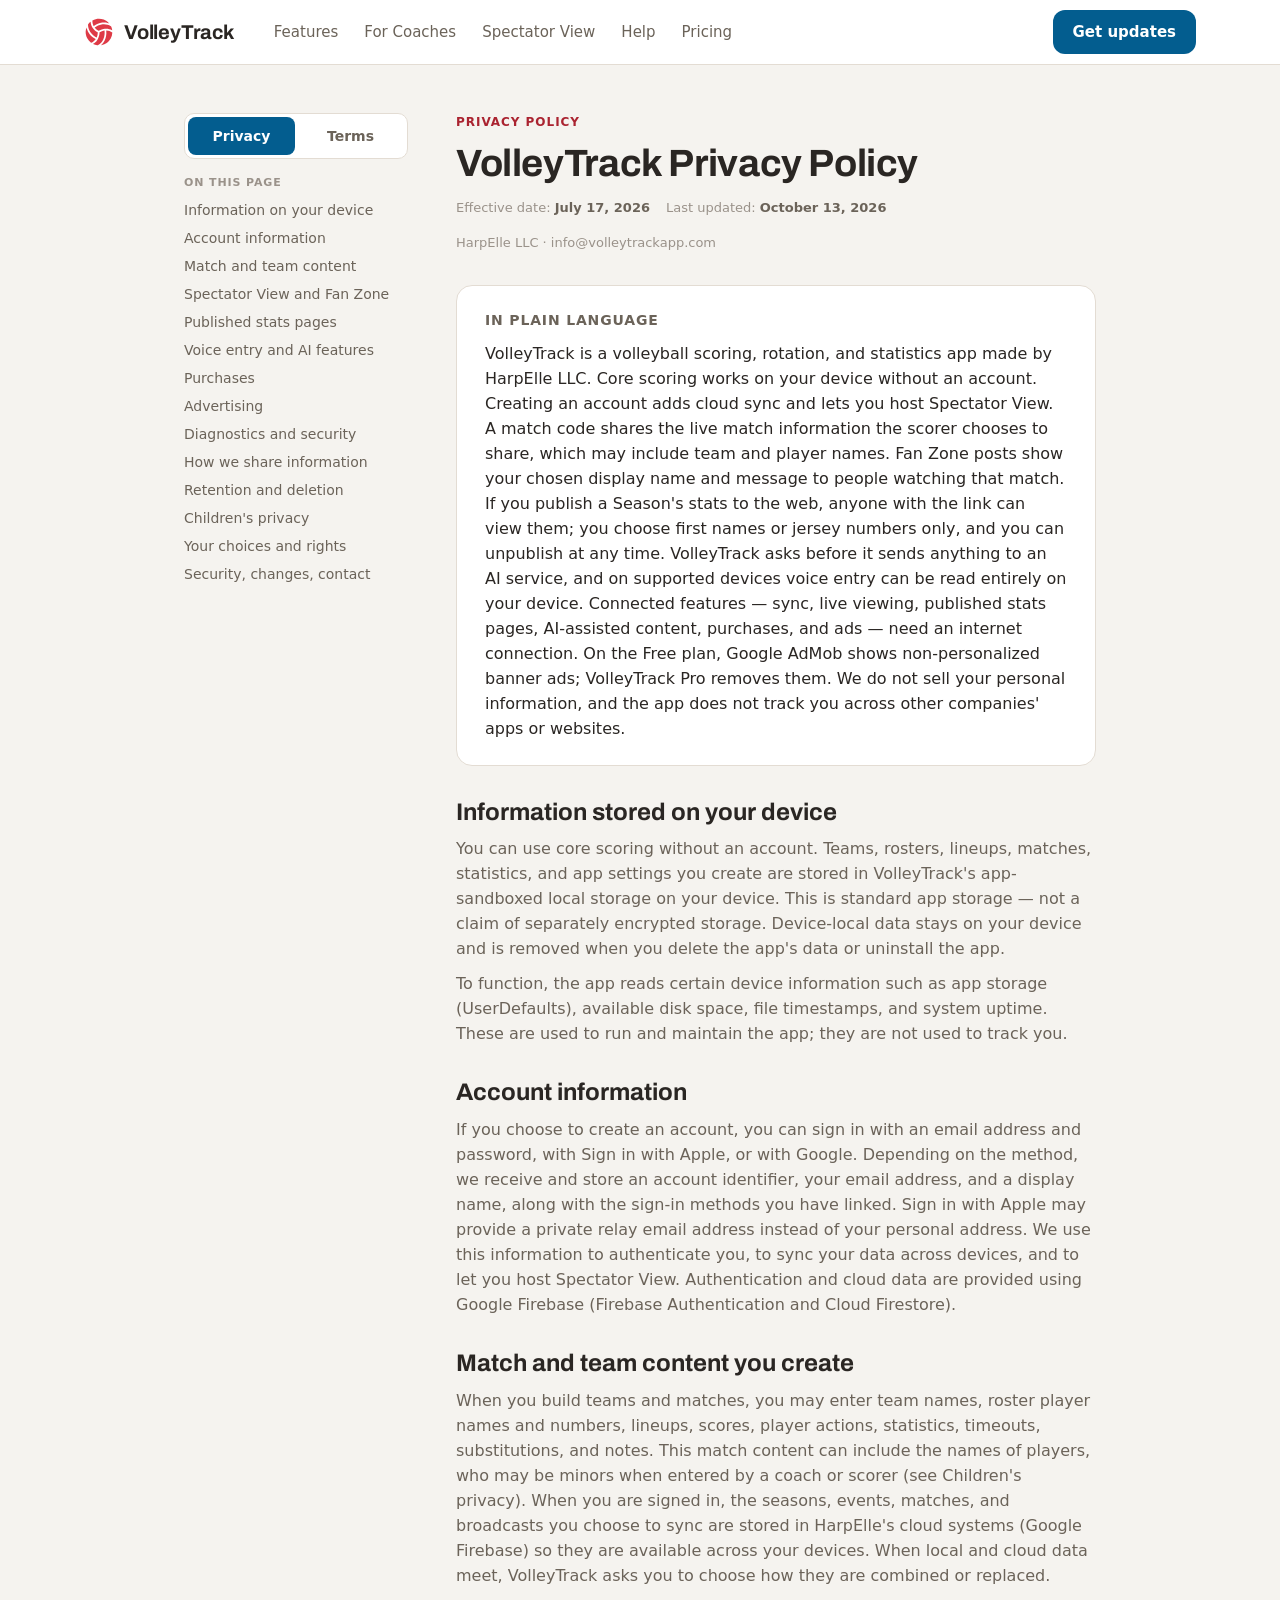
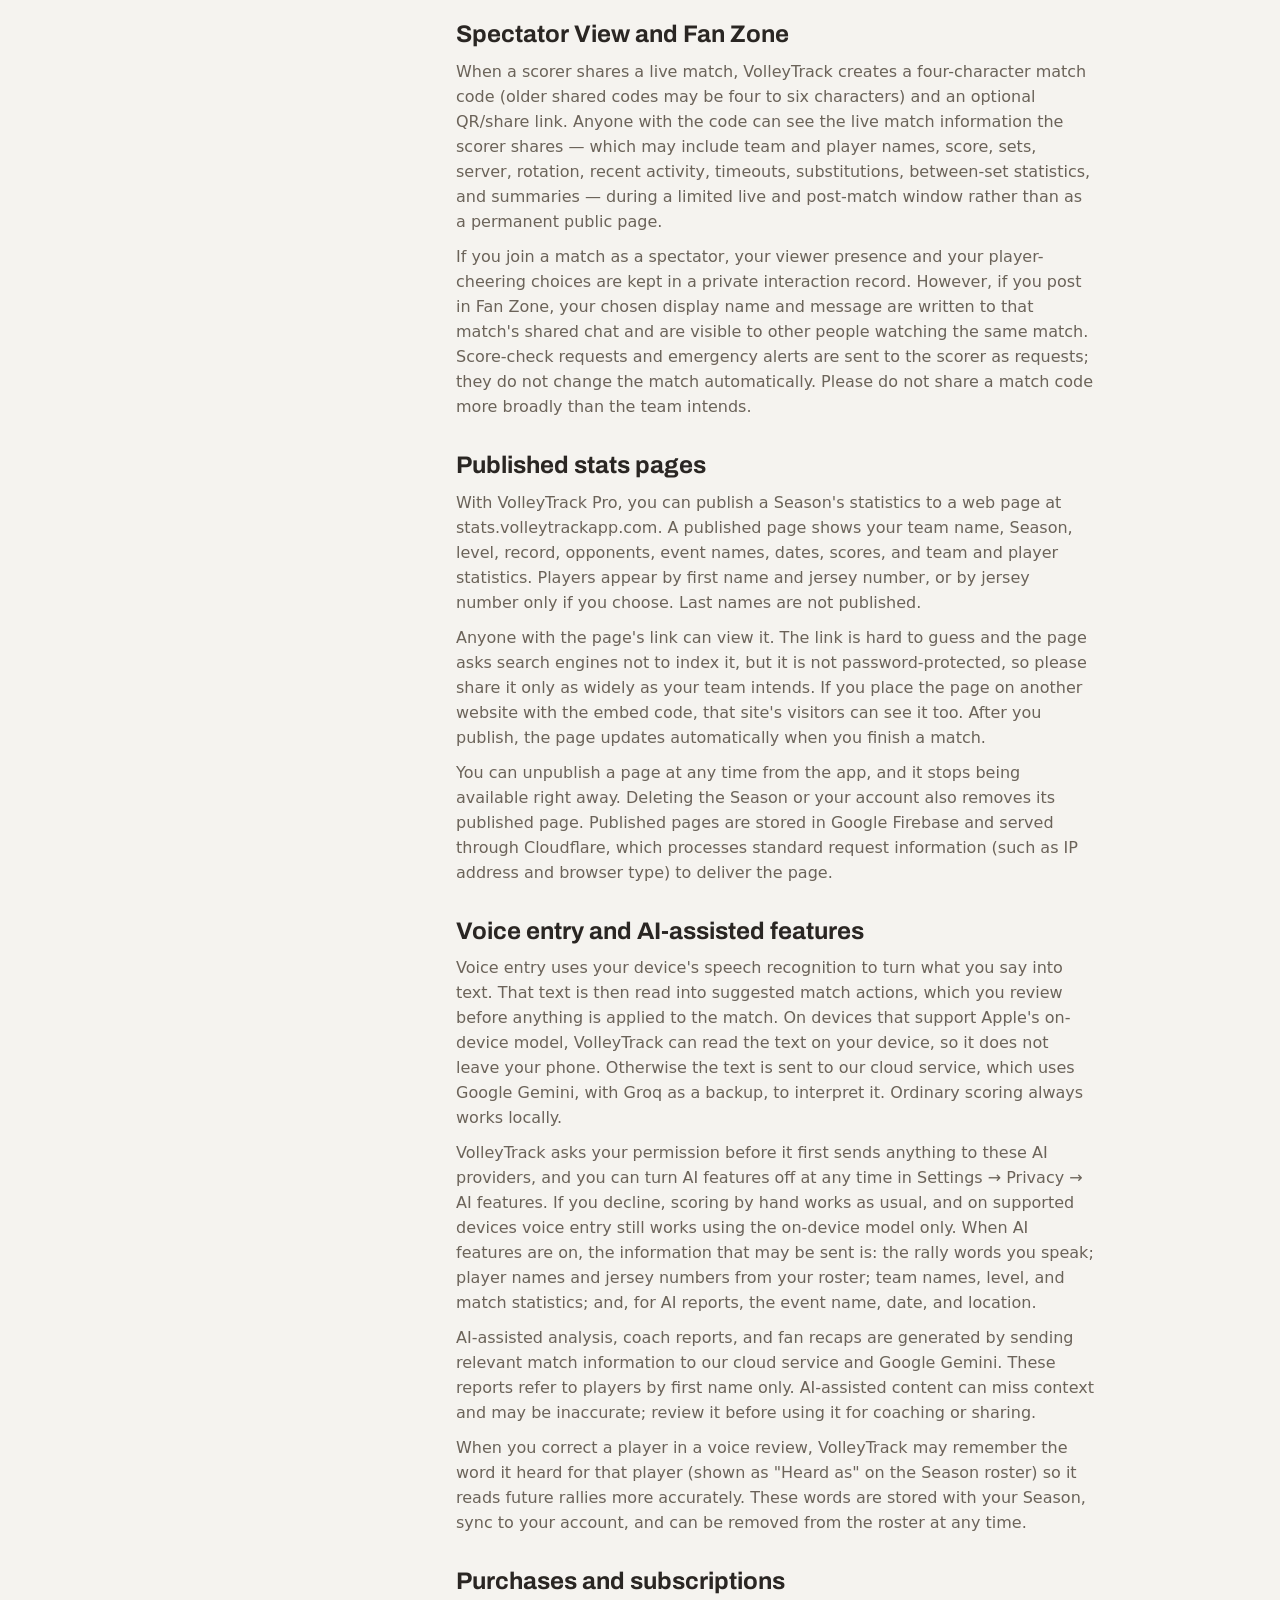
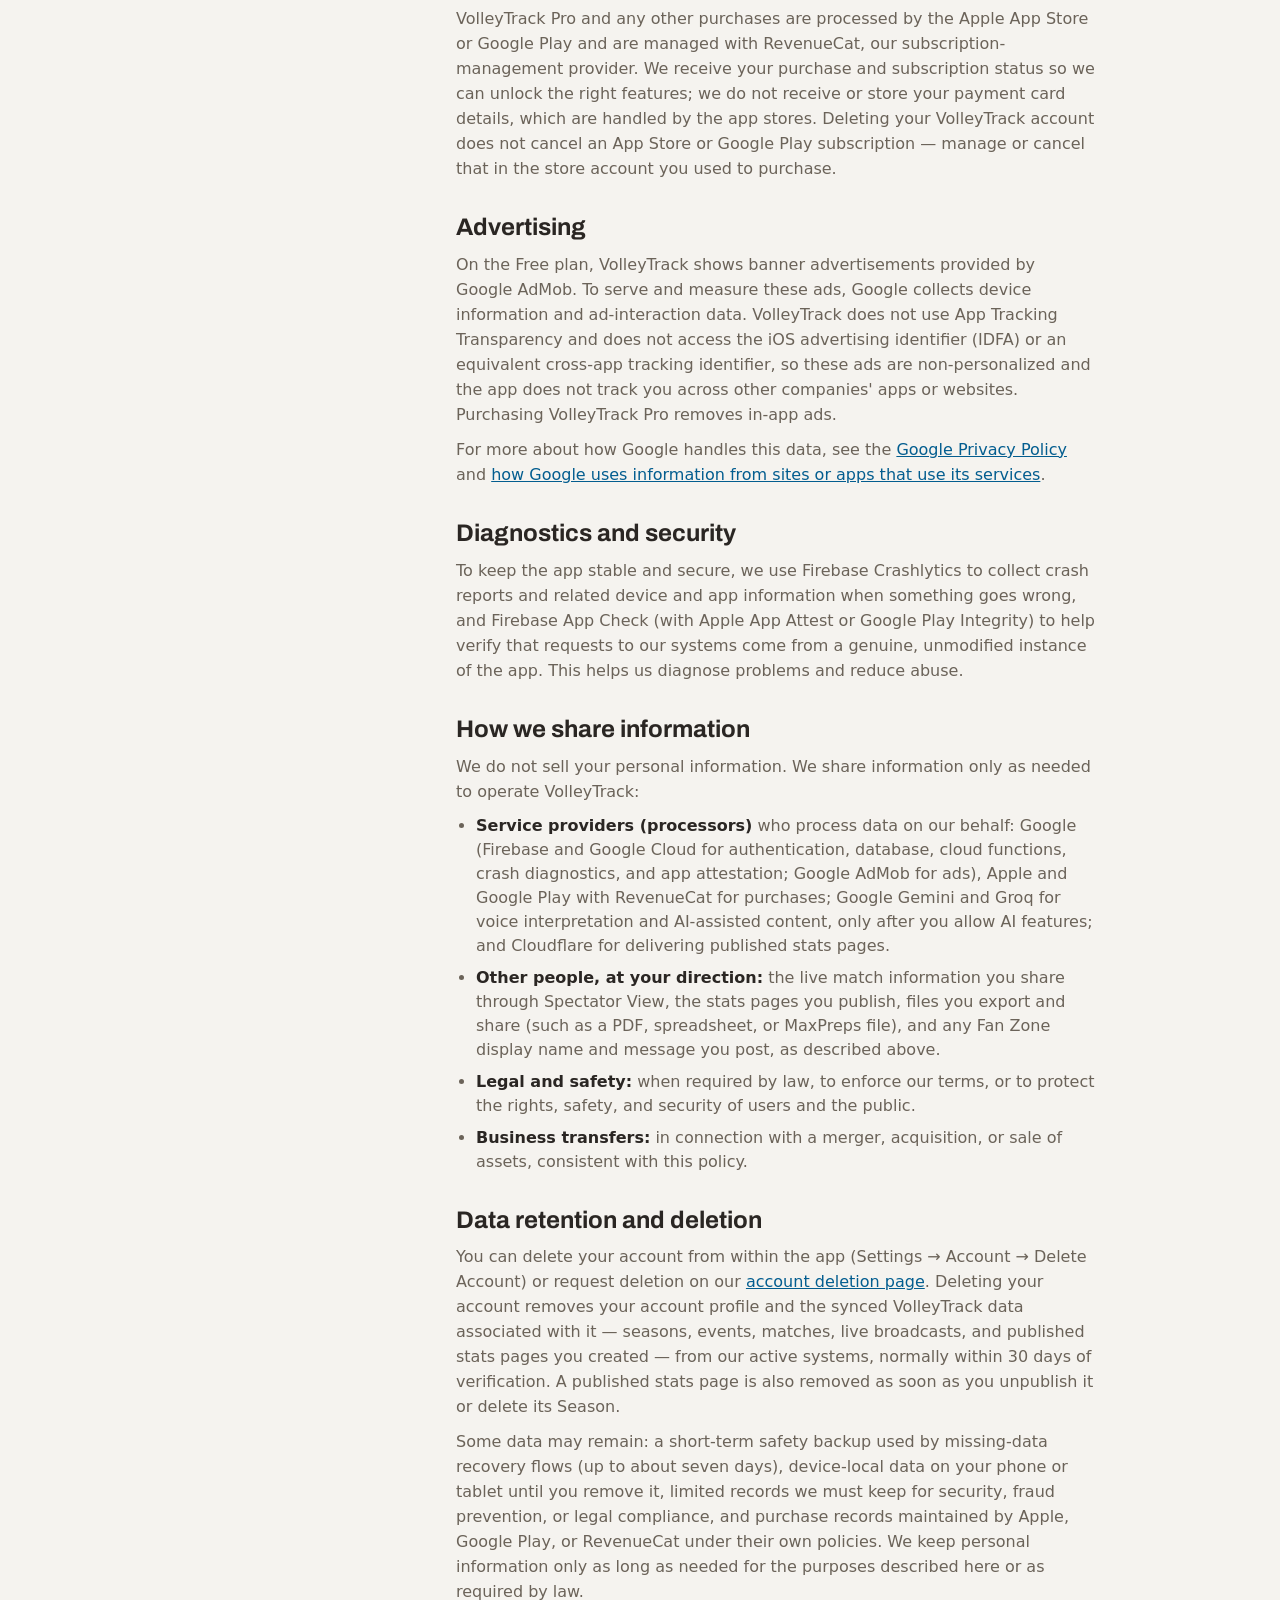
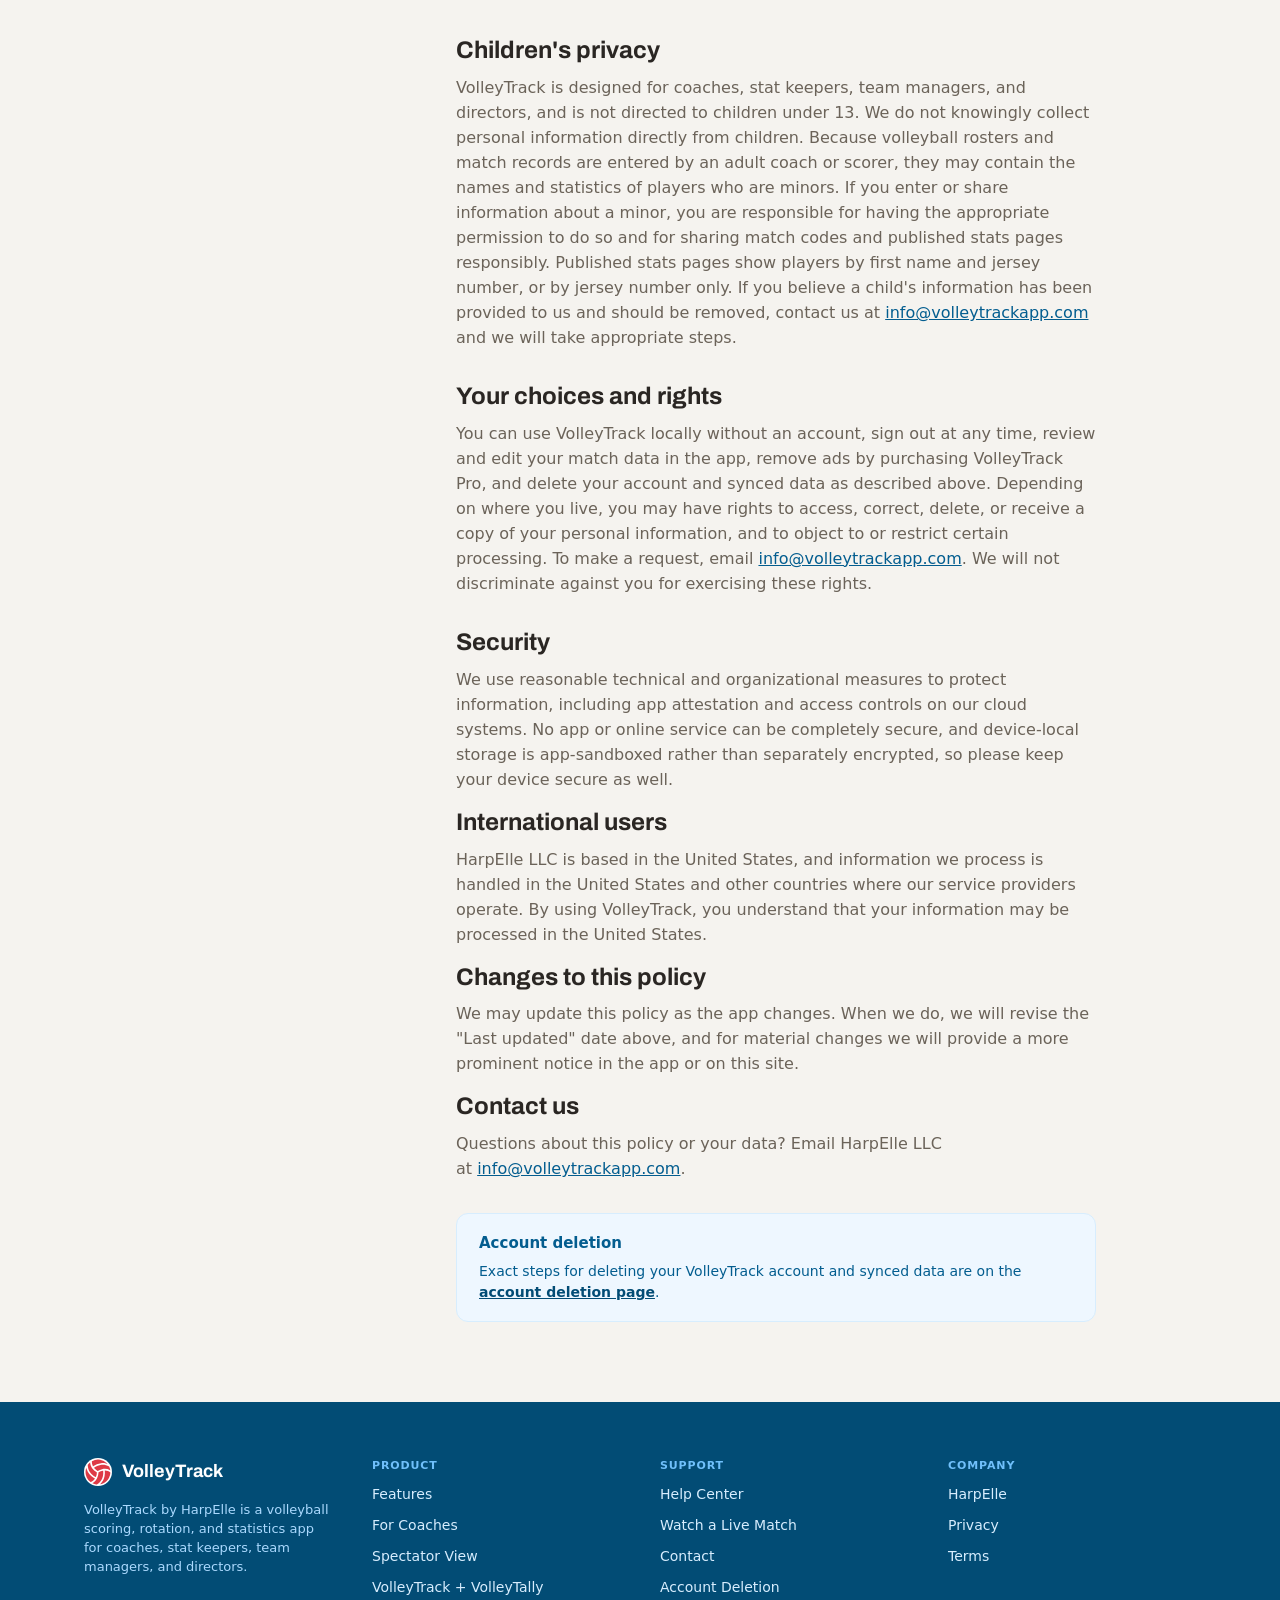
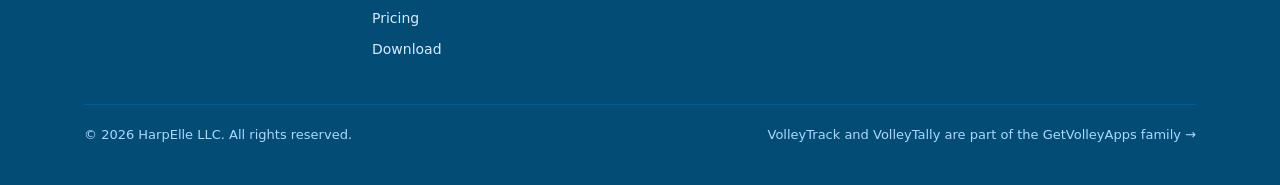
<file: privacy/index.html>
<!doctype html>
<html lang="en">
<head>
<meta charset="utf-8">
<meta name="viewport" content="width=device-width, initial-scale=1">
<title>VolleyTrack Privacy Policy</title>
<meta name="description" content="How VolleyTrack by HarpElle handles data: what stays on your device, what syncs, what Spectator View and published stats pages share, AI features, connected services, advertising, and deletion.">
<link rel="canonical" href="https://volleytrackapp.com/privacy/">
<meta name="theme-color" content="#F5F3EF">
<link rel="icon" href="/assets/volleytrack-ball.svg">
<link rel="apple-touch-icon" href="/assets/images/volleytrack-icon.png">
<meta property="og:type" content="website">
<meta property="og:site_name" content="VolleyTrack">
<meta property="og:title" content="VolleyTrack Privacy Policy">
<meta property="og:description" content="How VolleyTrack by HarpElle handles data: what stays on your device, what syncs, what Spectator View and published stats pages share, AI features, connected services, advertising, and deletion.">
<meta property="og:url" content="https://volleytrackapp.com/privacy/">
<meta name="twitter:card" content="summary_large_image">
<meta name="twitter:title" content="VolleyTrack Privacy Policy">
<meta name="twitter:description" content="How VolleyTrack by HarpElle handles data: what stays on your device, what syncs, what Spectator View and published stats pages share, AI features, connected services, advertising, and deletion.">
<link rel="preconnect" href="https://fonts.googleapis.com">
<link rel="preconnect" href="https://fonts.gstatic.com" crossorigin>
<link rel="stylesheet" href="https://fonts.googleapis.com/css2?family=Archivo:wght@700;800&family=Roboto+Mono:wght@300;400;500;700&display=swap">
<link rel="stylesheet" href="/assets/site.css">
</head>
<body>
<div style="min-height:100vh;display:flex;flex-direction:column;">
  <header class="vt-header">
    <a href="#main" class="vt-skip">Skip to content</a>
    <div class="vt-header-inner">
      <a href="/" class="vt-brand"><img src="/assets/volleytrack-ball.svg" alt="VolleyTrack" width="30" height="30"><span>VolleyTrack</span></a>
      <nav aria-label="Main navigation" class="vt-nav">
        <a href="/features/">Features</a>
        <a href="/for-coaches/">For Coaches</a>
        <a href="/spectator-view/">Spectator View</a>
        <a href="/help/">Help</a>
        <a href="/pricing/">Pricing</a>
      </nav>
      <a href="/download/" class="vt-cta">Get updates</a>
    </div>
  </header>

  <main id="main" style="flex:1;">
    <div style="max-width:960px;margin:0 auto;padding:48px 24px 80px;display:flex;flex-wrap:wrap;gap:48px;align-items:flex-start;">
      <aside style="position:sticky;top:88px;flex:1 1 200px;max-width:260px;display:flex;flex-direction:column;gap:16px;">
        <div style="display:flex;background:#FFFFFF;border:1px solid #E3DCD3;border-radius:10px;padding:3px;gap:2px;">
          <a href="/privacy/" style="flex:1;min-height:38px;display:inline-flex;align-items:center;justify-content:center;border-radius:8px;font-size:14px;font-weight:600;text-decoration:none;background:#035D8F;color:#FFFFFF;">Privacy</a>
          <a href="/terms/" style="flex:1;min-height:38px;display:inline-flex;align-items:center;justify-content:center;border-radius:8px;font-size:14px;font-weight:600;text-decoration:none;background:transparent;color:#6B6359;">Terms</a>
        </div>
        <nav aria-label="On this page" style="display:flex;flex-direction:column;gap:8px;">
          <span style="font-size:11px;font-weight:600;letter-spacing:0.08em;text-transform:uppercase;color:#9A928A;">On this page</span>
          <a href="#device" class="vt-crumb" style="font-size:14px;line-height:20px;">Information on your device</a>
          <a href="#account" class="vt-crumb" style="font-size:14px;line-height:20px;">Account information</a>
          <a href="#match-content" class="vt-crumb" style="font-size:14px;line-height:20px;">Match and team content</a>
          <a href="#spectator" class="vt-crumb" style="font-size:14px;line-height:20px;">Spectator View and Fan Zone</a>
          <a href="#web-pages" class="vt-crumb" style="font-size:14px;line-height:20px;">Published stats pages</a>
          <a href="#voice-ai" class="vt-crumb" style="font-size:14px;line-height:20px;">Voice entry and AI features</a>
          <a href="#purchases" class="vt-crumb" style="font-size:14px;line-height:20px;">Purchases</a>
          <a href="#advertising" class="vt-crumb" style="font-size:14px;line-height:20px;">Advertising</a>
          <a href="#diagnostics" class="vt-crumb" style="font-size:14px;line-height:20px;">Diagnostics and security</a>
          <a href="#sharing" class="vt-crumb" style="font-size:14px;line-height:20px;">How we share information</a>
          <a href="#retention" class="vt-crumb" style="font-size:14px;line-height:20px;">Retention and deletion</a>
          <a href="#children" class="vt-crumb" style="font-size:14px;line-height:20px;">Children's privacy</a>
          <a href="#choices" class="vt-crumb" style="font-size:14px;line-height:20px;">Your choices and rights</a>
          <a href="#more" class="vt-crumb" style="font-size:14px;line-height:20px;">Security, changes, contact</a>
        </nav>
      </aside>

      <article style="flex:10 1 400px;display:flex;flex-direction:column;gap:32px;min-width:0;">
        <header style="display:flex;flex-direction:column;gap:12px;">
          <p style="margin:0;font-size:12px;font-weight:600;letter-spacing:0.08em;text-transform:uppercase;color:#AA2330;">Privacy Policy</p>
          <h1 style="margin:0;font-family:'Archivo',-apple-system,sans-serif;font-weight:700;font-size:clamp(30px,3.6vw,38px);line-height:1.12;letter-spacing:-0.01em;">VolleyTrack Privacy Policy</h1>
          <div style="display:flex;gap:16px;flex-wrap:wrap;font-size:13px;color:#9A928A;">
            <span>Effective date: <strong style="color:#6B6359;">July 17, 2026</strong></span>
            <span>Last updated: <strong style="color:#6B6359;">October 13, 2026</strong></span>
            <span>HarpElle LLC · info@volleytrackapp.com</span>
          </div>
        </header>

        <section style="background:#FFFFFF;border:1px solid #E3DCD3;border-radius:16px;padding:24px 28px;display:flex;flex-direction:column;gap:10px;">
          <h2 style="margin:0;font-size:14px;font-weight:600;letter-spacing:0.06em;text-transform:uppercase;color:#6B6359;">In plain language</h2>
          <p style="margin:0;font-size:16px;line-height:25px;color:#2A2623;text-wrap:pretty;">VolleyTrack is a volleyball scoring, rotation, and statistics app made by HarpElle LLC. Core scoring works on your device without an account. Creating an account adds cloud sync and lets you host Spectator View. A match code shares the live match information the scorer chooses to share, which may include team and player names. Fan Zone posts show your chosen display name and message to people watching that match. If you publish a Season's stats to the web, anyone with the link can view them; you choose first names or jersey numbers only, and you can unpublish at any time. VolleyTrack asks before it sends anything to an AI service, and on supported devices voice entry can be read entirely on your device. Connected features — sync, live viewing, published stats pages, AI-assisted content, purchases, and ads — need an internet connection. On the Free plan, Google AdMob shows non-personalized banner ads; VolleyTrack Pro removes them. We do not sell your personal information, and the app does not track you across other companies' apps or websites.</p>
        </section>

        <section id="device" style="display:flex;flex-direction:column;gap:10px;scroll-margin-top:88px;">
          <h2 style="margin:0;font-family:'Archivo',-apple-system,sans-serif;font-weight:700;font-size:24px;line-height:1.2;">Information stored on your device</h2>
          <p style="margin:0;font-size:16px;line-height:25px;color:#6B6359;text-wrap:pretty;">You can use core scoring without an account. Teams, rosters, lineups, matches, statistics, and app settings you create are stored in VolleyTrack's app-sandboxed local storage on your device. This is standard app storage — not a claim of separately encrypted storage. Device-local data stays on your device and is removed when you delete the app's data or uninstall the app.</p>
          <p style="margin:0;font-size:16px;line-height:25px;color:#6B6359;text-wrap:pretty;">To function, the app reads certain device information such as app storage (UserDefaults), available disk space, file timestamps, and system uptime. These are used to run and maintain the app; they are not used to track you.</p>
        </section>

        <section id="account" style="display:flex;flex-direction:column;gap:10px;scroll-margin-top:88px;">
          <h2 style="margin:0;font-family:'Archivo',-apple-system,sans-serif;font-weight:700;font-size:24px;line-height:1.2;">Account information</h2>
          <p style="margin:0;font-size:16px;line-height:25px;color:#6B6359;text-wrap:pretty;">If you choose to create an account, you can sign in with an email address and password, with Sign in with Apple, or with Google. Depending on the method, we receive and store an account identifier, your email address, and a display name, along with the sign-in methods you have linked. Sign in with Apple may provide a private relay email address instead of your personal address. We use this information to authenticate you, to sync your data across devices, and to let you host Spectator View. Authentication and cloud data are provided using Google Firebase (Firebase Authentication and Cloud Firestore).</p>
        </section>

        <section id="match-content" style="display:flex;flex-direction:column;gap:10px;scroll-margin-top:88px;">
          <h2 style="margin:0;font-family:'Archivo',-apple-system,sans-serif;font-weight:700;font-size:24px;line-height:1.2;">Match and team content you create</h2>
          <p style="margin:0;font-size:16px;line-height:25px;color:#6B6359;text-wrap:pretty;">When you build teams and matches, you may enter team names, roster player names and numbers, lineups, scores, player actions, statistics, timeouts, substitutions, and notes. This match content can include the names of players, who may be minors when entered by a coach or scorer (see Children's privacy). When you are signed in, the seasons, events, matches, and broadcasts you choose to sync are stored in HarpElle's cloud systems (Google Firebase) so they are available across your devices. When local and cloud data meet, VolleyTrack asks you to choose how they are combined or replaced.</p>
        </section>

        <section id="spectator" style="display:flex;flex-direction:column;gap:10px;scroll-margin-top:88px;">
          <h2 style="margin:0;font-family:'Archivo',-apple-system,sans-serif;font-weight:700;font-size:24px;line-height:1.2;">Spectator View and Fan Zone</h2>
          <p style="margin:0;font-size:16px;line-height:25px;color:#6B6359;text-wrap:pretty;">When a scorer shares a live match, VolleyTrack creates a four-character match code (older shared codes may be four to six characters) and an optional QR/share link. Anyone with the code can see the live match information the scorer shares — which may include team and player names, score, sets, server, rotation, recent activity, timeouts, substitutions, between-set statistics, and summaries — during a limited live and post-match window rather than as a permanent public page.</p>
          <p style="margin:0;font-size:16px;line-height:25px;color:#6B6359;text-wrap:pretty;">If you join a match as a spectator, your viewer presence and your player-cheering choices are kept in a private interaction record. However, if you post in Fan Zone, your chosen display name and message are written to that match's shared chat and are visible to other people watching the same match. Score-check requests and emergency alerts are sent to the scorer as requests; they do not change the match automatically. Please do not share a match code more broadly than the team intends.</p>
        </section>

        <section id="web-pages" style="display:flex;flex-direction:column;gap:10px;scroll-margin-top:88px;">
          <h2 style="margin:0;font-family:'Archivo',-apple-system,sans-serif;font-weight:700;font-size:24px;line-height:1.2;">Published stats pages</h2>
          <p style="margin:0;font-size:16px;line-height:25px;color:#6B6359;text-wrap:pretty;">With VolleyTrack Pro, you can publish a Season's statistics to a web page at stats.volleytrackapp.com. A published page shows your team name, Season, level, record, opponents, event names, dates, scores, and team and player statistics. Players appear by first name and jersey number, or by jersey number only if you choose. Last names are not published.</p>
          <p style="margin:0;font-size:16px;line-height:25px;color:#6B6359;text-wrap:pretty;">Anyone with the page's link can view it. The link is hard to guess and the page asks search engines not to index it, but it is not password-protected, so please share it only as widely as your team intends. If you place the page on another website with the embed code, that site's visitors can see it too. After you publish, the page updates automatically when you finish a match.</p>
          <p style="margin:0;font-size:16px;line-height:25px;color:#6B6359;text-wrap:pretty;">You can unpublish a page at any time from the app, and it stops being available right away. Deleting the Season or your account also removes its published page. Published pages are stored in Google Firebase and served through Cloudflare, which processes standard request information (such as IP address and browser type) to deliver the page.</p>
        </section>

        <section id="voice-ai" style="display:flex;flex-direction:column;gap:10px;scroll-margin-top:88px;">
          <h2 style="margin:0;font-family:'Archivo',-apple-system,sans-serif;font-weight:700;font-size:24px;line-height:1.2;">Voice entry and AI-assisted features</h2>
          <p style="margin:0;font-size:16px;line-height:25px;color:#6B6359;text-wrap:pretty;">Voice entry uses your device's speech recognition to turn what you say into text. That text is then read into suggested match actions, which you review before anything is applied to the match. On devices that support Apple's on-device model, VolleyTrack can read the text on your device, so it does not leave your phone. Otherwise the text is sent to our cloud service, which uses Google Gemini, with Groq as a backup, to interpret it. Ordinary scoring always works locally.</p>
          <p style="margin:0;font-size:16px;line-height:25px;color:#6B6359;text-wrap:pretty;">VolleyTrack asks your permission before it first sends anything to these AI providers, and you can turn AI features off at any time in Settings → Privacy → AI features. If you decline, scoring by hand works as usual, and on supported devices voice entry still works using the on-device model only. When AI features are on, the information that may be sent is: the rally words you speak; player names and jersey numbers from your roster; team names, level, and match statistics; and, for AI reports, the event name, date, and location.</p>
          <p style="margin:0;font-size:16px;line-height:25px;color:#6B6359;text-wrap:pretty;">AI-assisted analysis, coach reports, and fan recaps are generated by sending relevant match information to our cloud service and Google Gemini. These reports refer to players by first name only. AI-assisted content can miss context and may be inaccurate; review it before using it for coaching or sharing.</p>
          <p style="margin:0;font-size:16px;line-height:25px;color:#6B6359;text-wrap:pretty;">When you correct a player in a voice review, VolleyTrack may remember the word it heard for that player (shown as "Heard as" on the Season roster) so it reads future rallies more accurately. These words are stored with your Season, sync to your account, and can be removed from the roster at any time.</p>
        </section>

        <section id="purchases" style="display:flex;flex-direction:column;gap:10px;scroll-margin-top:88px;">
          <h2 style="margin:0;font-family:'Archivo',-apple-system,sans-serif;font-weight:700;font-size:24px;line-height:1.2;">Purchases and subscriptions</h2>
          <p style="margin:0;font-size:16px;line-height:25px;color:#6B6359;text-wrap:pretty;">VolleyTrack Pro and any other purchases are processed by the Apple App Store or Google Play and are managed with RevenueCat, our subscription-management provider. We receive your purchase and subscription status so we can unlock the right features; we do not receive or store your payment card details, which are handled by the app stores. Deleting your VolleyTrack account does not cancel an App Store or Google Play subscription — manage or cancel that in the store account you used to purchase.</p>
        </section>

        <section id="advertising" style="display:flex;flex-direction:column;gap:10px;scroll-margin-top:88px;">
          <h2 style="margin:0;font-family:'Archivo',-apple-system,sans-serif;font-weight:700;font-size:24px;line-height:1.2;">Advertising</h2>
          <p style="margin:0;font-size:16px;line-height:25px;color:#6B6359;text-wrap:pretty;">On the Free plan, VolleyTrack shows banner advertisements provided by Google AdMob. To serve and measure these ads, Google collects device information and ad-interaction data. VolleyTrack does not use App Tracking Transparency and does not access the iOS advertising identifier (IDFA) or an equivalent cross-app tracking identifier, so these ads are non-personalized and the app does not track you across other companies' apps or websites. Purchasing VolleyTrack Pro removes in-app ads.</p>
          <p style="margin:0;font-size:16px;line-height:25px;color:#6B6359;text-wrap:pretty;">For more about how Google handles this data, see the <a href="https://policies.google.com/privacy" target="_blank" rel="noopener">Google Privacy Policy</a> and <a href="https://policies.google.com/technologies/partner-sites" target="_blank" rel="noopener">how Google uses information from sites or apps that use its services</a>.</p>
        </section>

        <section id="diagnostics" style="display:flex;flex-direction:column;gap:10px;scroll-margin-top:88px;">
          <h2 style="margin:0;font-family:'Archivo',-apple-system,sans-serif;font-weight:700;font-size:24px;line-height:1.2;">Diagnostics and security</h2>
          <p style="margin:0;font-size:16px;line-height:25px;color:#6B6359;text-wrap:pretty;">To keep the app stable and secure, we use Firebase Crashlytics to collect crash reports and related device and app information when something goes wrong, and Firebase App Check (with Apple App Attest or Google Play Integrity) to help verify that requests to our systems come from a genuine, unmodified instance of the app. This helps us diagnose problems and reduce abuse.</p>
        </section>

        <section id="sharing" style="display:flex;flex-direction:column;gap:10px;scroll-margin-top:88px;">
          <h2 style="margin:0;font-family:'Archivo',-apple-system,sans-serif;font-weight:700;font-size:24px;line-height:1.2;">How we share information</h2>
          <p style="margin:0;font-size:16px;line-height:25px;color:#6B6359;text-wrap:pretty;">We do not sell your personal information. We share information only as needed to operate VolleyTrack:</p>
          <ul style="margin:0;padding:0 0 0 20px;display:flex;flex-direction:column;gap:8px;font-size:16px;line-height:24px;color:#6B6359;">
            <li><strong style="color:#2A2623;">Service providers (processors)</strong> who process data on our behalf: Google (Firebase and Google Cloud for authentication, database, cloud functions, crash diagnostics, and app attestation; Google AdMob for ads), Apple and Google Play with RevenueCat for purchases; Google Gemini and Groq for voice interpretation and AI-assisted content, only after you allow AI features; and Cloudflare for delivering published stats pages.</li>
            <li><strong style="color:#2A2623;">Other people, at your direction:</strong> the live match information you share through Spectator View, the stats pages you publish, files you export and share (such as a PDF, spreadsheet, or MaxPreps file), and any Fan Zone display name and message you post, as described above.</li>
            <li><strong style="color:#2A2623;">Legal and safety:</strong> when required by law, to enforce our terms, or to protect the rights, safety, and security of users and the public.</li>
            <li><strong style="color:#2A2623;">Business transfers:</strong> in connection with a merger, acquisition, or sale of assets, consistent with this policy.</li>
          </ul>
        </section>

        <section id="retention" style="display:flex;flex-direction:column;gap:10px;scroll-margin-top:88px;">
          <h2 style="margin:0;font-family:'Archivo',-apple-system,sans-serif;font-weight:700;font-size:24px;line-height:1.2;">Data retention and deletion</h2>
          <p style="margin:0;font-size:16px;line-height:25px;color:#6B6359;text-wrap:pretty;">You can delete your account from within the app (Settings → Account → Delete Account) or request deletion on our <a href="/delete-account.html">account deletion page</a>. Deleting your account removes your account profile and the synced VolleyTrack data associated with it — seasons, events, matches, live broadcasts, and published stats pages you created — from our active systems, normally within 30 days of verification. A published stats page is also removed as soon as you unpublish it or delete its Season.</p>
          <p style="margin:0;font-size:16px;line-height:25px;color:#6B6359;text-wrap:pretty;">Some data may remain: a short-term safety backup used by missing-data recovery flows (up to about seven days), device-local data on your phone or tablet until you remove it, limited records we must keep for security, fraud prevention, or legal compliance, and purchase records maintained by Apple, Google Play, or RevenueCat under their own policies. We keep personal information only as long as needed for the purposes described here or as required by law.</p>
        </section>

        <section id="children" style="display:flex;flex-direction:column;gap:10px;scroll-margin-top:88px;">
          <h2 style="margin:0;font-family:'Archivo',-apple-system,sans-serif;font-weight:700;font-size:24px;line-height:1.2;">Children's privacy</h2>
          <p style="margin:0;font-size:16px;line-height:25px;color:#6B6359;text-wrap:pretty;">VolleyTrack is designed for coaches, stat keepers, team managers, and directors, and is not directed to children under 13. We do not knowingly collect personal information directly from children. Because volleyball rosters and match records are entered by an adult coach or scorer, they may contain the names and statistics of players who are minors. If you enter or share information about a minor, you are responsible for having the appropriate permission to do so and for sharing match codes and published stats pages responsibly. Published stats pages show players by first name and jersey number, or by jersey number only. If you believe a child's information has been provided to us and should be removed, contact us at <a href="mailto:info@volleytrackapp.com">info@volleytrackapp.com</a> and we will take appropriate steps.</p>
        </section>

        <section id="choices" style="display:flex;flex-direction:column;gap:10px;scroll-margin-top:88px;">
          <h2 style="margin:0;font-family:'Archivo',-apple-system,sans-serif;font-weight:700;font-size:24px;line-height:1.2;">Your choices and rights</h2>
          <p style="margin:0;font-size:16px;line-height:25px;color:#6B6359;text-wrap:pretty;">You can use VolleyTrack locally without an account, sign out at any time, review and edit your match data in the app, remove ads by purchasing VolleyTrack Pro, and delete your account and synced data as described above. Depending on where you live, you may have rights to access, correct, delete, or receive a copy of your personal information, and to object to or restrict certain processing. To make a request, email <a href="mailto:info@volleytrackapp.com">info@volleytrackapp.com</a>. We will not discriminate against you for exercising these rights.</p>
        </section>

        <section id="more" style="display:flex;flex-direction:column;gap:16px;scroll-margin-top:88px;">
          <div style="display:flex;flex-direction:column;gap:10px;">
            <h2 style="margin:0;font-family:'Archivo',-apple-system,sans-serif;font-weight:700;font-size:24px;line-height:1.2;">Security</h2>
            <p style="margin:0;font-size:16px;line-height:25px;color:#6B6359;text-wrap:pretty;">We use reasonable technical and organizational measures to protect information, including app attestation and access controls on our cloud systems. No app or online service can be completely secure, and device-local storage is app-sandboxed rather than separately encrypted, so please keep your device secure as well.</p>
          </div>
          <div style="display:flex;flex-direction:column;gap:10px;">
            <h2 style="margin:0;font-family:'Archivo',-apple-system,sans-serif;font-weight:700;font-size:24px;line-height:1.2;">International users</h2>
            <p style="margin:0;font-size:16px;line-height:25px;color:#6B6359;text-wrap:pretty;">HarpElle LLC is based in the United States, and information we process is handled in the United States and other countries where our service providers operate. By using VolleyTrack, you understand that your information may be processed in the United States.</p>
          </div>
          <div style="display:flex;flex-direction:column;gap:10px;">
            <h2 style="margin:0;font-family:'Archivo',-apple-system,sans-serif;font-weight:700;font-size:24px;line-height:1.2;">Changes to this policy</h2>
            <p style="margin:0;font-size:16px;line-height:25px;color:#6B6359;text-wrap:pretty;">We may update this policy as the app changes. When we do, we will revise the "Last updated" date above, and for material changes we will provide a more prominent notice in the app or on this site.</p>
          </div>
          <div style="display:flex;flex-direction:column;gap:10px;">
            <h2 style="margin:0;font-family:'Archivo',-apple-system,sans-serif;font-weight:700;font-size:24px;line-height:1.2;">Contact us</h2>
            <p style="margin:0;font-size:16px;line-height:25px;color:#6B6359;text-wrap:pretty;">Questions about this policy or your data? Email HarpElle LLC at <a href="mailto:info@volleytrackapp.com">info@volleytrackapp.com</a>.</p>
          </div>
        </section>

        <section style="background:#EEF7FF;border:1px solid #D7EDFE;border-radius:12px;padding:18px 22px;display:flex;flex-direction:column;gap:6px;">
          <h2 style="margin:0;font-size:15px;font-weight:600;color:#035D8F;">Account deletion</h2>
          <p style="margin:0;font-size:14px;line-height:21px;color:#035D8F;">Exact steps for deleting your VolleyTrack account and synced data are on the <a href="/delete-account.html" style="color:#024C75;font-weight:600;">account deletion page</a>.</p>
        </section>
      </article>
    </div>
  </main>

  <footer class="vt-footer">
    <div class="vt-footer-inner">
      <div class="vt-footer-grid">
        <div class="vt-footer-brand">
          <a href="/"><img src="/assets/volleytrack-ball.svg" alt="" width="28" height="28"><span>VolleyTrack</span></a>
          <p>VolleyTrack by HarpElle is a volleyball scoring, rotation, and statistics app for coaches, stat keepers, team managers, and directors.</p>
        </div>
        <nav aria-label="Product">
          <span class="vt-foot-head">Product</span>
          <a href="/features/">Features</a>
          <a href="/for-coaches/">For Coaches</a>
          <a href="/spectator-view/">Spectator View</a>
          <a href="/volleytrack-and-volleytally/">VolleyTrack + VolleyTally</a>
          <a href="/pricing/">Pricing</a>
          <a href="/download/">Download</a>
        </nav>
        <nav aria-label="Support">
          <span class="vt-foot-head">Support</span>
          <a href="/help/">Help Center</a>
          <a href="/help/join-live-match/">Watch a Live Match</a>
          <a href="mailto:info@volleytrackapp.com">Contact</a>
          <a href="/delete-account.html">Account Deletion</a>
        </nav>
        <nav aria-label="Company">
          <span class="vt-foot-head">Company</span>
          <a href="https://harpelle.com/" target="_blank" rel="noopener">HarpElle</a>
          <a href="/privacy/">Privacy</a>
          <a href="/terms/">Terms</a>
        </nav>
      </div>
      <div class="vt-footer-bottom">
        <p>© 2026 HarpElle LLC. All rights reserved.</p>
        <a href="https://getvolleyapps.com" target="_blank" rel="noopener">VolleyTrack and VolleyTally are part of the GetVolleyApps family →</a>
      </div>
    </div>
  </footer>
</div>
<script src="/assets/site.js" defer></script>
</body>
</html>
</file>
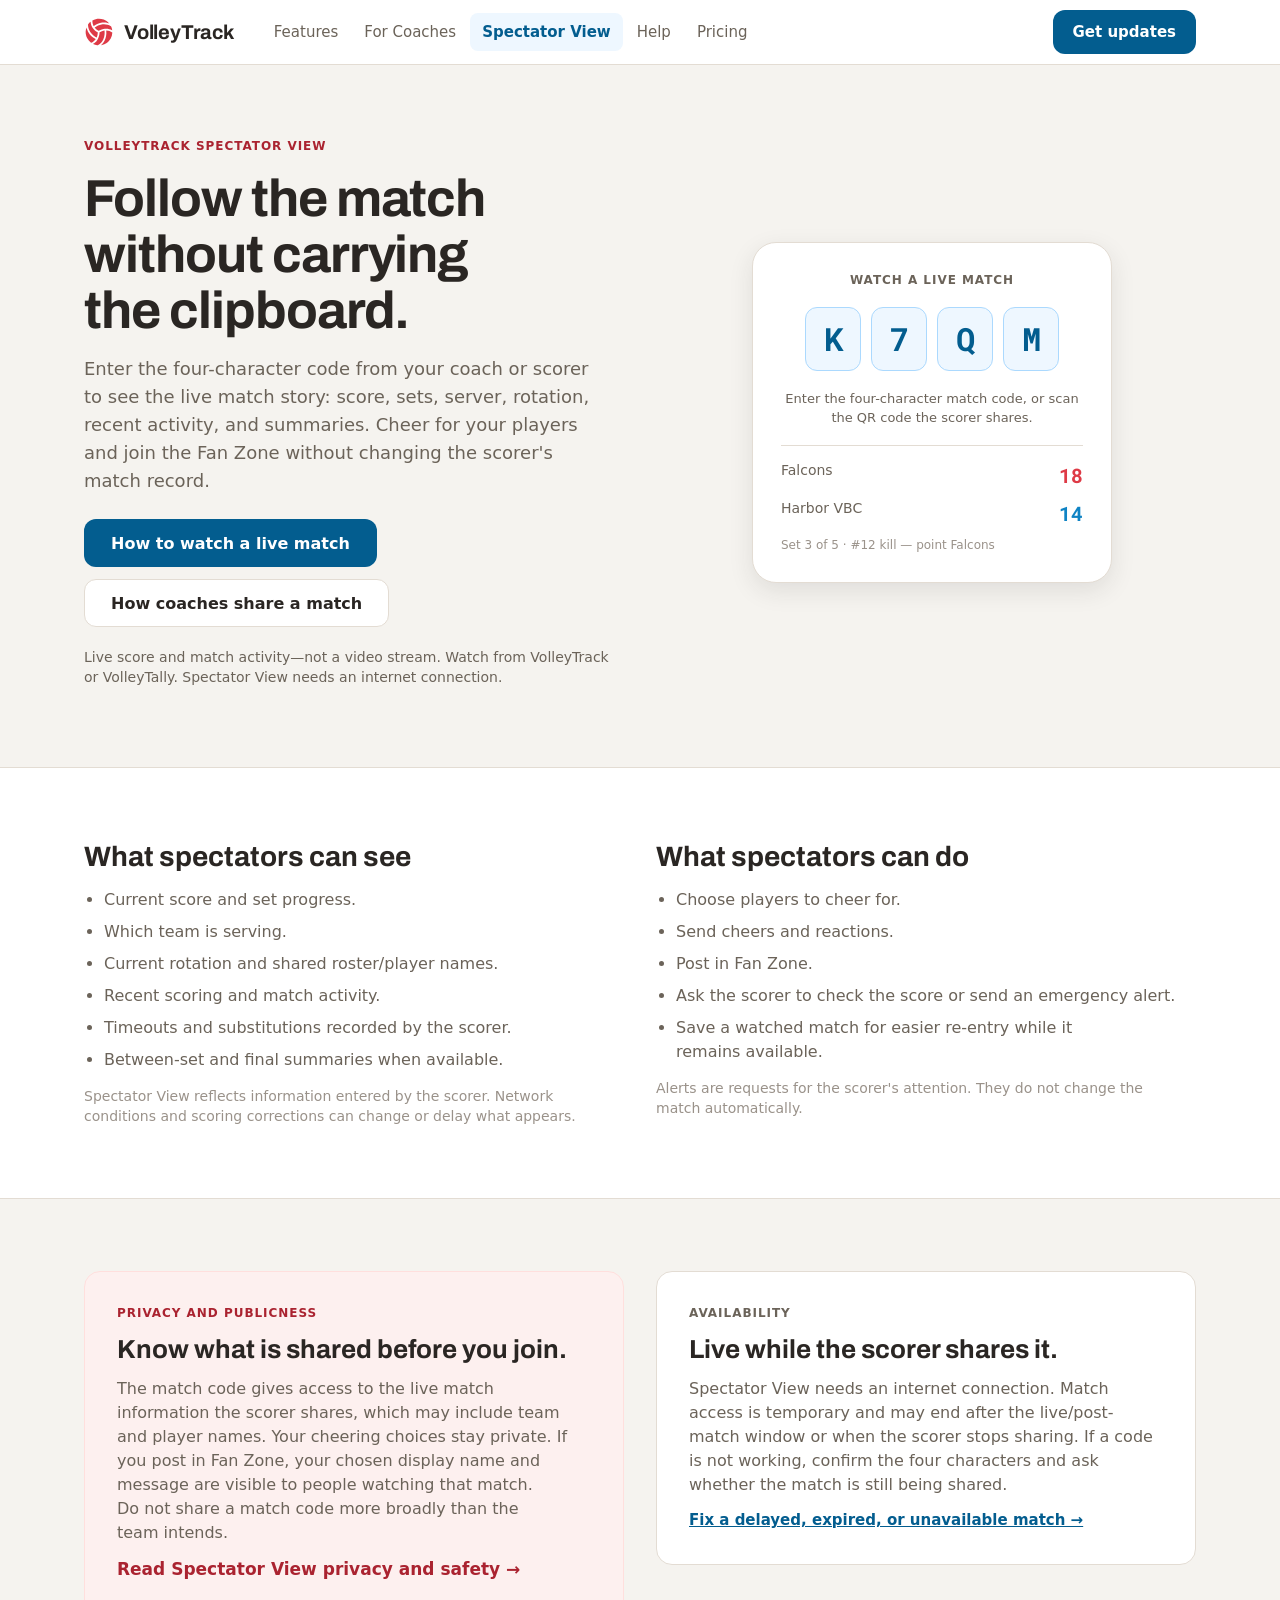
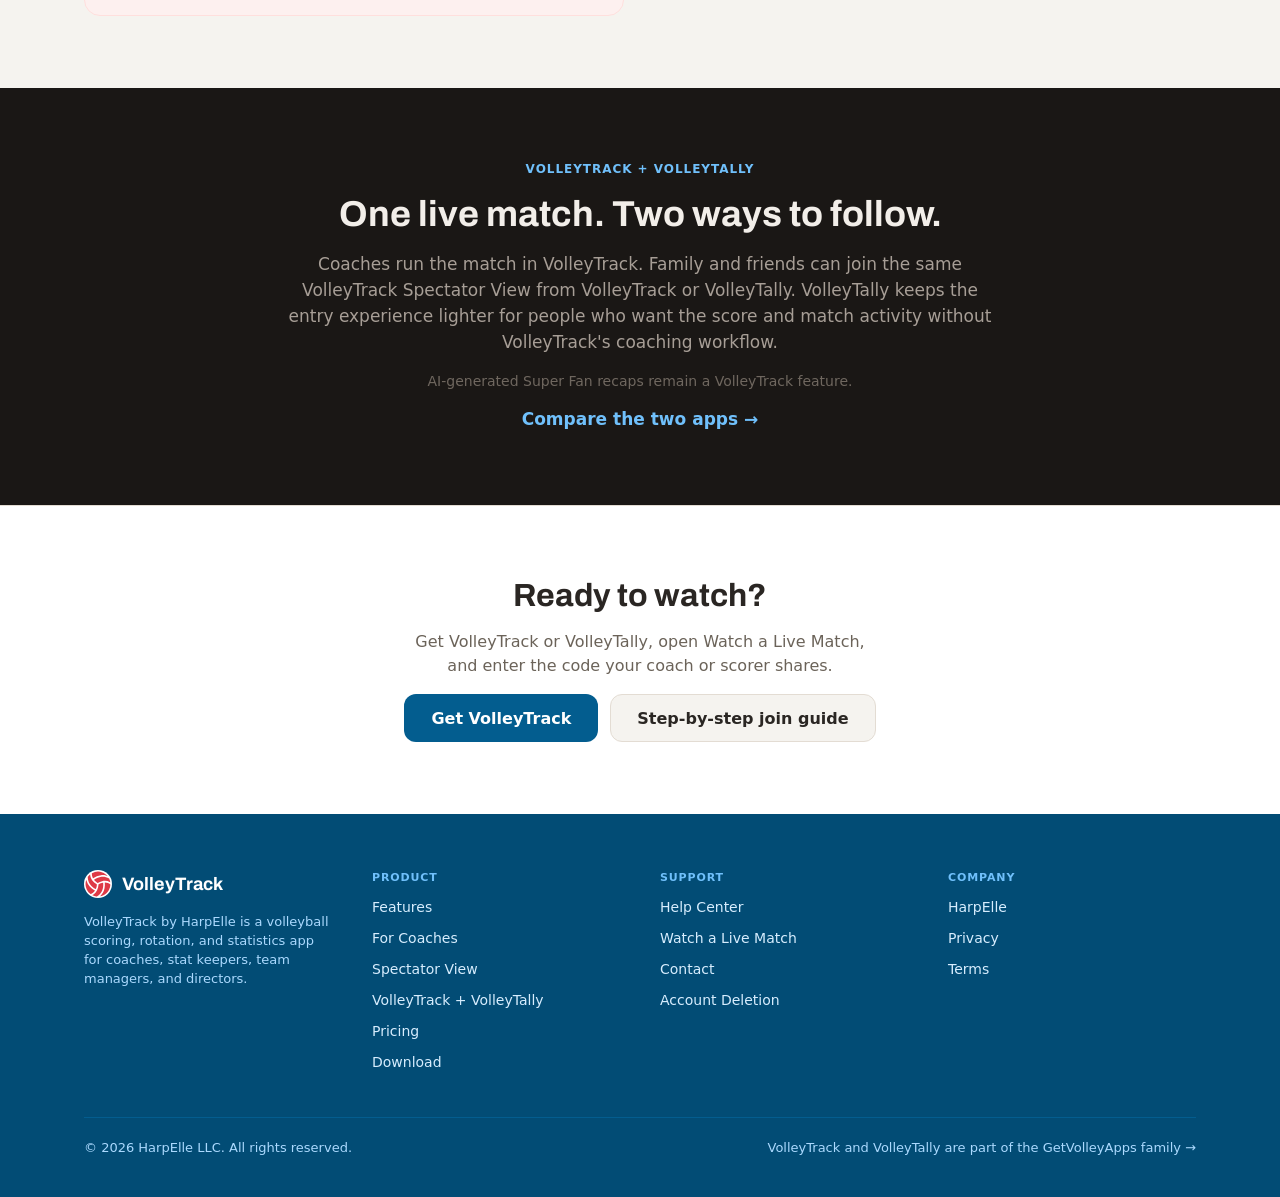
<file: spectator-view/index.html>
<!doctype html>
<html lang="en">
<head>
<meta charset="utf-8">
<meta name="viewport" content="width=device-width, initial-scale=1">
<title>Live Volleyball Scores for Family and Friends</title>
<meta name="description" content="Join VolleyTrack Spectator View with a four-character match code to follow live scores, sets, rotations, activity, cheers, and Fan Zone.">
<link rel="canonical" href="https://volleytrackapp.com/spectator-view/">
<meta name="theme-color" content="#F5F3EF">
<link rel="icon" href="/assets/volleytrack-ball.svg">
<link rel="apple-touch-icon" href="/assets/images/volleytrack-icon.png">
<meta property="og:type" content="website">
<meta property="og:site_name" content="VolleyTrack">
<meta property="og:title" content="Live Volleyball Scores for Family and Friends">
<meta property="og:description" content="Join VolleyTrack Spectator View with a four-character match code to follow live scores, sets, rotations, activity, cheers, and Fan Zone.">
<meta property="og:url" content="https://volleytrackapp.com/spectator-view/">
<meta name="twitter:card" content="summary_large_image">
<meta name="twitter:title" content="Live Volleyball Scores for Family and Friends">
<meta name="twitter:description" content="Join VolleyTrack Spectator View with a four-character match code to follow live scores, sets, rotations, activity, cheers, and Fan Zone.">
<link rel="preconnect" href="https://fonts.googleapis.com">
<link rel="preconnect" href="https://fonts.gstatic.com" crossorigin>
<link rel="stylesheet" href="https://fonts.googleapis.com/css2?family=Archivo:wght@700;800&family=Roboto+Mono:wght@300;400;500;700&display=swap">
<link rel="stylesheet" href="/assets/site.css">
</head>
<body>
<div style="min-height:100vh;display:flex;flex-direction:column;">
  <header class="vt-header">
    <a href="#main" class="vt-skip">Skip to content</a>
    <div class="vt-header-inner">
      <a href="/" class="vt-brand"><img src="/assets/volleytrack-ball.svg" alt="VolleyTrack" width="30" height="30"><span>VolleyTrack</span></a>
      <nav aria-label="Main navigation" class="vt-nav">
        <a href="/features/">Features</a>
        <a href="/for-coaches/">For Coaches</a>
        <a href="/spectator-view/" aria-current="page">Spectator View</a>
        <a href="/help/">Help</a>
        <a href="/pricing/">Pricing</a>
      </nav>
      <a href="/download/" class="vt-cta">Get updates</a>
    </div>
  </header>

  <main id="main" style="flex:1;">
    <section style="max-width:1160px;margin:0 auto;padding:72px 24px 80px;display:grid;grid-template-columns:repeat(auto-fit,minmax(320px,1fr));gap:56px;align-items:center;">
      <div style="display:flex;flex-direction:column;gap:16px;">
        <p style="margin:0;font-size:12px;font-weight:600;letter-spacing:0.08em;text-transform:uppercase;color:#AA2330;">VolleyTrack Spectator View</p>
        <h1 style="margin:0;font-family:'Archivo',-apple-system,sans-serif;font-weight:700;font-size:clamp(34px,4.8vw,52px);line-height:1.08;letter-spacing:-0.02em;">Follow the match without carrying the clipboard.</h1>
        <p style="margin:0;font-size:18px;line-height:28px;color:#6B6359;text-wrap:pretty;">Enter the four-character code from your coach or scorer to see the live match story: score, sets, server, rotation, recent activity, and summaries. Cheer for your players and join the Fan Zone without changing the scorer's match record.</p>
        <div style="display:flex;gap:12px;flex-wrap:wrap;margin-top:8px;">
          <a href="/help/join-live-match/" class="vt-btn vt-btn--primary">How to watch a live match</a>
          <a href="/help/" class="vt-btn vt-btn--secondary">How coaches share a match</a>
        </div>
        <p style="margin:4px 0 0;font-size:14px;line-height:20px;color:#6B6359;">Live score and match activity—not a video stream. Watch from VolleyTrack or VolleyTally. Spectator View needs an internet connection.</p>
      </div>
      <div style="display:flex;flex-direction:column;gap:16px;align-items:center;">
        <div style="background:#FFFFFF;border:1px solid #E3DCD3;border-radius:24px;padding:28px;width:100%;max-width:360px;display:flex;flex-direction:column;gap:18px;box-shadow:0 8px 24px rgba(42,38,35,0.10);" aria-label="Watch a live match entry preview">
          <p style="margin:0;font-size:12px;font-weight:600;letter-spacing:0.08em;text-transform:uppercase;color:#6B6359;text-align:center;">Watch a Live Match</p>
          <div style="display:flex;gap:10px;justify-content:center;">
            <span style="font-family:'Roboto Mono',monospace;font-size:clamp(26px,3vw,32px);font-weight:700;width:56px;height:64px;display:inline-flex;align-items:center;justify-content:center;background:#EEF7FF;border:1px solid #ABD9FE;border-radius:12px;color:#035D8F;">K</span>
            <span style="font-family:'Roboto Mono',monospace;font-size:clamp(26px,3vw,32px);font-weight:700;width:56px;height:64px;display:inline-flex;align-items:center;justify-content:center;background:#EEF7FF;border:1px solid #ABD9FE;border-radius:12px;color:#035D8F;">7</span>
            <span style="font-family:'Roboto Mono',monospace;font-size:clamp(26px,3vw,32px);font-weight:700;width:56px;height:64px;display:inline-flex;align-items:center;justify-content:center;background:#EEF7FF;border:1px solid #ABD9FE;border-radius:12px;color:#035D8F;">Q</span>
            <span style="font-family:'Roboto Mono',monospace;font-size:clamp(26px,3vw,32px);font-weight:700;width:56px;height:64px;display:inline-flex;align-items:center;justify-content:center;background:#EEF7FF;border:1px solid #ABD9FE;border-radius:12px;color:#035D8F;">M</span>
          </div>
          <p style="margin:0;font-size:13px;line-height:19px;color:#6B6359;text-align:center;">Enter the four-character match code, or scan the QR code the scorer shares.</p>
          <div style="border-top:1px solid #E3DCD3;padding-top:14px;display:flex;flex-direction:column;gap:8px;">
            <div style="display:flex;justify-content:space-between;font-size:14px;">
              <span style="color:#6B6359;">Falcons</span>
              <span style="font-family:'Roboto Mono',monospace;font-weight:700;color:#DE3A46;font-size:20px;">18</span>
            </div>
            <div style="display:flex;justify-content:space-between;font-size:14px;">
              <span style="color:#6B6359;">Harbor VBC</span>
              <span style="font-family:'Roboto Mono',monospace;font-weight:700;color:#0F83C4;font-size:20px;">14</span>
            </div>
            <p style="margin:0;font-size:12px;color:#9A928A;">Set 3 of 5 · #12 kill — point Falcons</p>
          </div>
        </div>
      </div>
    </section>

    <section style="background:#FFFFFF;border-top:1px solid #E3DCD3;border-bottom:1px solid #E3DCD3;">
      <div style="max-width:1160px;margin:0 auto;padding:72px 24px;display:grid;grid-template-columns:repeat(auto-fit,minmax(300px,1fr));gap:32px;">
        <div style="display:flex;flex-direction:column;gap:14px;">
          <h2 style="margin:0;font-family:'Archivo',-apple-system,sans-serif;font-weight:700;font-size:28px;line-height:1.2;">What spectators can see</h2>
          <ul style="margin:0;padding:0 0 0 20px;display:flex;flex-direction:column;gap:8px;font-size:16px;line-height:24px;color:#6B6359;">
            <li>Current score and set progress.</li>
            <li>Which team is serving.</li>
            <li>Current rotation and shared roster/player names.</li>
            <li>Recent scoring and match activity.</li>
            <li>Timeouts and substitutions recorded by the scorer.</li>
            <li>Between-set and final summaries when available.</li>
          </ul>
          <p style="margin:0;font-size:14px;line-height:20px;color:#9A928A;">Spectator View reflects information entered by the scorer. Network conditions and scoring corrections can change or delay what appears.</p>
        </div>
        <div style="display:flex;flex-direction:column;gap:14px;">
          <h2 style="margin:0;font-family:'Archivo',-apple-system,sans-serif;font-weight:700;font-size:28px;line-height:1.2;">What spectators can do</h2>
          <ul style="margin:0;padding:0 0 0 20px;display:flex;flex-direction:column;gap:8px;font-size:16px;line-height:24px;color:#6B6359;">
            <li>Choose players to cheer for.</li>
            <li>Send cheers and reactions.</li>
            <li>Post in Fan Zone.</li>
            <li>Ask the scorer to check the score or send an emergency alert.</li>
            <li>Save a watched match for easier re-entry while it remains available.</li>
          </ul>
          <p style="margin:0;font-size:14px;line-height:20px;color:#9A928A;">Alerts are requests for the scorer's attention. They do not change the match automatically.</p>
        </div>
      </div>
    </section>

    <section style="max-width:1160px;margin:0 auto;padding:72px 24px;display:grid;grid-template-columns:repeat(auto-fit,minmax(300px,1fr));gap:32px;align-items:start;">
      <div style="background:#FDF0EF;border:1px solid #FFDFDD;border-radius:16px;padding:32px;display:flex;flex-direction:column;gap:12px;">
        <p style="margin:0;font-size:12px;font-weight:600;letter-spacing:0.08em;text-transform:uppercase;color:#AA2330;">Privacy and publicness</p>
        <h2 style="margin:0;font-family:'Archivo',-apple-system,sans-serif;font-weight:700;font-size:26px;line-height:1.2;">Know what is shared before you join.</h2>
        <p style="margin:0;font-size:16px;line-height:24px;color:#6B6359;text-wrap:pretty;">The match code gives access to the live match information the scorer shares, which may include team and player names. Your cheering choices stay private. If you post in Fan Zone, your chosen display name and message are visible to people watching that match. Do not share a match code more broadly than the team intends.</p>
        <a href="/help/" class="vt-link-red">Read Spectator View privacy and safety →</a>
      </div>
      <div style="background:#FFFFFF;border:1px solid #E3DCD3;border-radius:16px;padding:32px;display:flex;flex-direction:column;gap:12px;">
        <p style="margin:0;font-size:12px;font-weight:600;letter-spacing:0.08em;text-transform:uppercase;color:#6B6359;">Availability</p>
        <h2 style="margin:0;font-family:'Archivo',-apple-system,sans-serif;font-weight:700;font-size:26px;line-height:1.2;">Live while the scorer shares it.</h2>
        <p style="margin:0;font-size:16px;line-height:24px;color:#6B6359;text-wrap:pretty;">Spectator View needs an internet connection. Match access is temporary and may end after the live/post-match window or when the scorer stops sharing. If a code is not working, confirm the four characters and ask whether the match is still being shared.</p>
        <a href="/help/" style="font-size:15px;font-weight:600;">Fix a delayed, expired, or unavailable match →</a>
      </div>
    </section>

    <section style="background:#1A1715;">
      <div style="max-width:760px;margin:0 auto;padding:72px 24px;display:flex;flex-direction:column;gap:16px;text-align:center;align-items:center;">
        <p style="margin:0;font-size:12px;font-weight:600;letter-spacing:0.08em;text-transform:uppercase;color:#70C0FB;">VolleyTrack + VolleyTally</p>
        <h2 style="margin:0;font-family:'Archivo',-apple-system,sans-serif;font-weight:700;font-size:clamp(28px,3.4vw,36px);line-height:1.15;color:#F2EEE9;">One live match. Two ways to follow.</h2>
        <p style="margin:0;font-size:17px;line-height:26px;color:#A79E96;text-wrap:pretty;">Coaches run the match in VolleyTrack. Family and friends can join the same VolleyTrack Spectator View from VolleyTrack or VolleyTally. VolleyTally keeps the entry experience lighter for people who want the score and match activity without VolleyTrack's coaching workflow.</p>
        <p style="margin:0;font-size:14px;line-height:20px;color:#6F675F;">AI-generated Super Fan recaps remain a VolleyTrack feature.</p>
        <a href="/volleytrack-and-volleytally/" class="vt-link-sky">Compare the two apps →</a>
      </div>
    </section>

    <section style="background:#FFFFFF;border-top:1px solid #E3DCD3;">
      <div style="max-width:760px;margin:0 auto;padding:72px 24px;display:flex;flex-direction:column;gap:16px;align-items:center;text-align:center;">
        <h2 style="margin:0;font-family:'Archivo',-apple-system,sans-serif;font-weight:700;font-size:clamp(26px,3vw,32px);line-height:1.15;">Ready to watch?</h2>
        <p style="margin:0;font-size:16px;line-height:24px;color:#6B6359;max-width:480px;">Get VolleyTrack or VolleyTally, open Watch a Live Match, and enter the code your coach or scorer shares.</p>
        <div style="display:flex;gap:12px;flex-wrap:wrap;justify-content:center;">
          <a href="/download/" class="vt-btn vt-btn--primary">Get VolleyTrack</a>
          <a href="/help/join-live-match/" class="vt-btn vt-btn--secondary" style="background:#F5F3EF;">Step-by-step join guide</a>
        </div>
      </div>
    </section>
  </main>

  <footer class="vt-footer">
    <div class="vt-footer-inner">
      <div class="vt-footer-grid">
        <div class="vt-footer-brand">
          <a href="/"><img src="/assets/volleytrack-ball.svg" alt="" width="28" height="28"><span>VolleyTrack</span></a>
          <p>VolleyTrack by HarpElle is a volleyball scoring, rotation, and statistics app for coaches, stat keepers, team managers, and directors.</p>
        </div>
        <nav aria-label="Product">
          <span class="vt-foot-head">Product</span>
          <a href="/features/">Features</a>
          <a href="/for-coaches/">For Coaches</a>
          <a href="/spectator-view/">Spectator View</a>
          <a href="/volleytrack-and-volleytally/">VolleyTrack + VolleyTally</a>
          <a href="/pricing/">Pricing</a>
          <a href="/download/">Download</a>
        </nav>
        <nav aria-label="Support">
          <span class="vt-foot-head">Support</span>
          <a href="/help/">Help Center</a>
          <a href="/help/join-live-match/">Watch a Live Match</a>
          <a href="mailto:info@volleytrackapp.com">Contact</a>
          <a href="/delete-account.html">Account Deletion</a>
        </nav>
        <nav aria-label="Company">
          <span class="vt-foot-head">Company</span>
          <a href="https://harpelle.com/" target="_blank" rel="noopener">HarpElle</a>
          <a href="/privacy/">Privacy</a>
          <a href="/terms/">Terms</a>
        </nav>
      </div>
      <div class="vt-footer-bottom">
        <p>© 2026 HarpElle LLC. All rights reserved.</p>
        <a href="https://getvolleyapps.com" target="_blank" rel="noopener">VolleyTrack and VolleyTally are part of the GetVolleyApps family →</a>
      </div>
    </div>
  </footer>
</div>
<script src="/assets/site.js" defer></script>
</body>
</html>
</file>
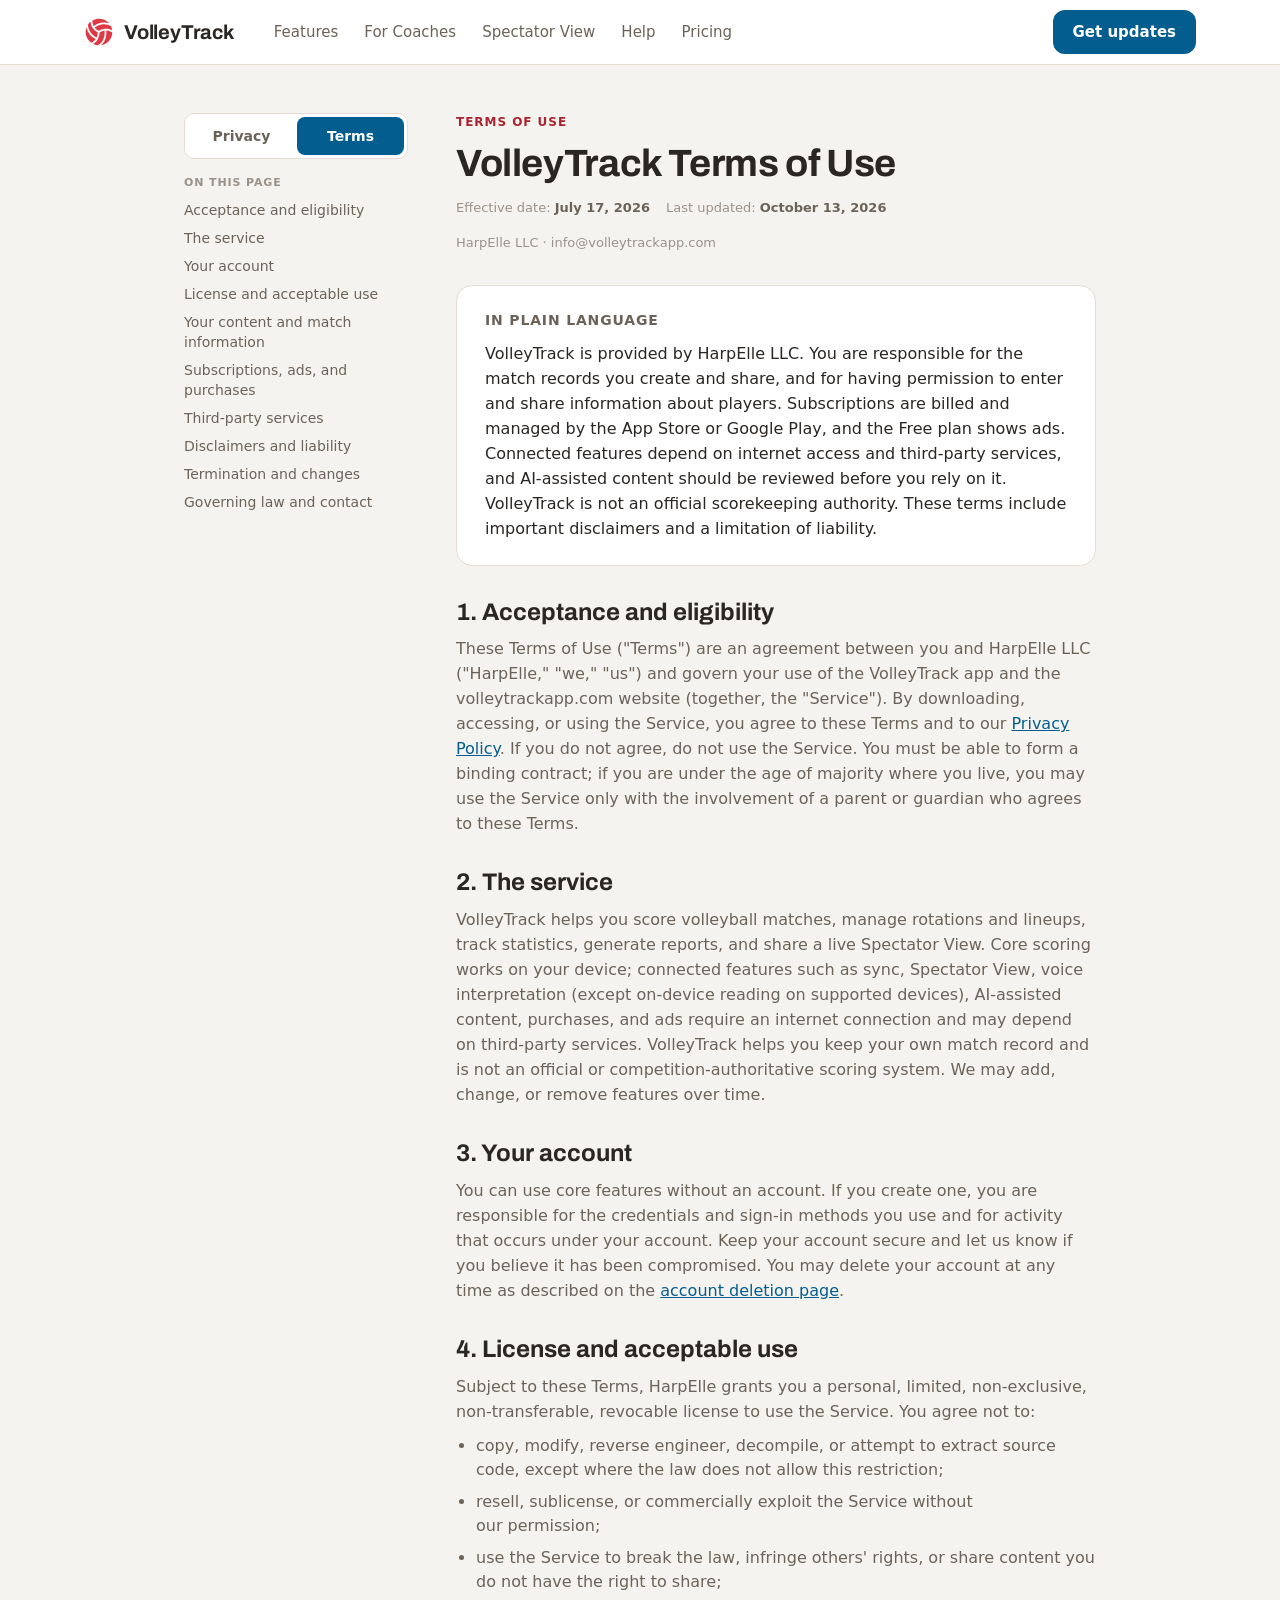
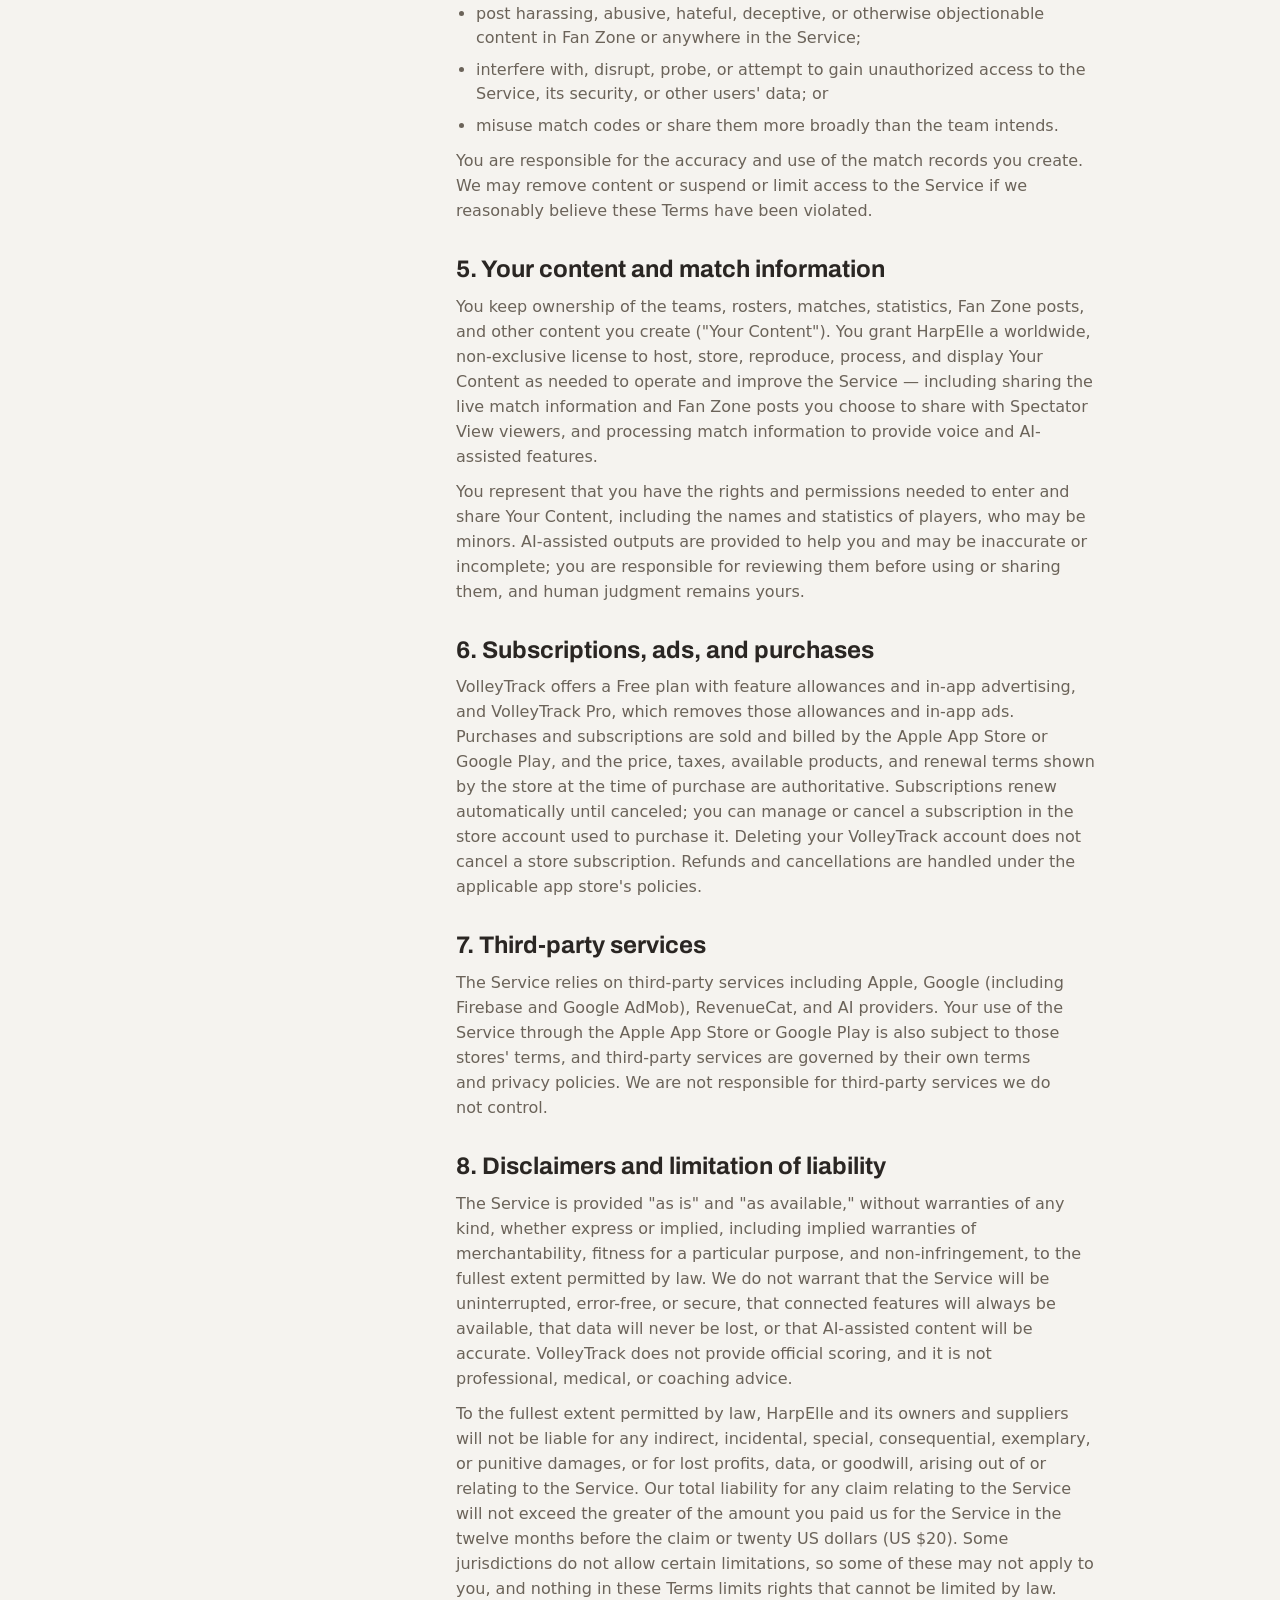
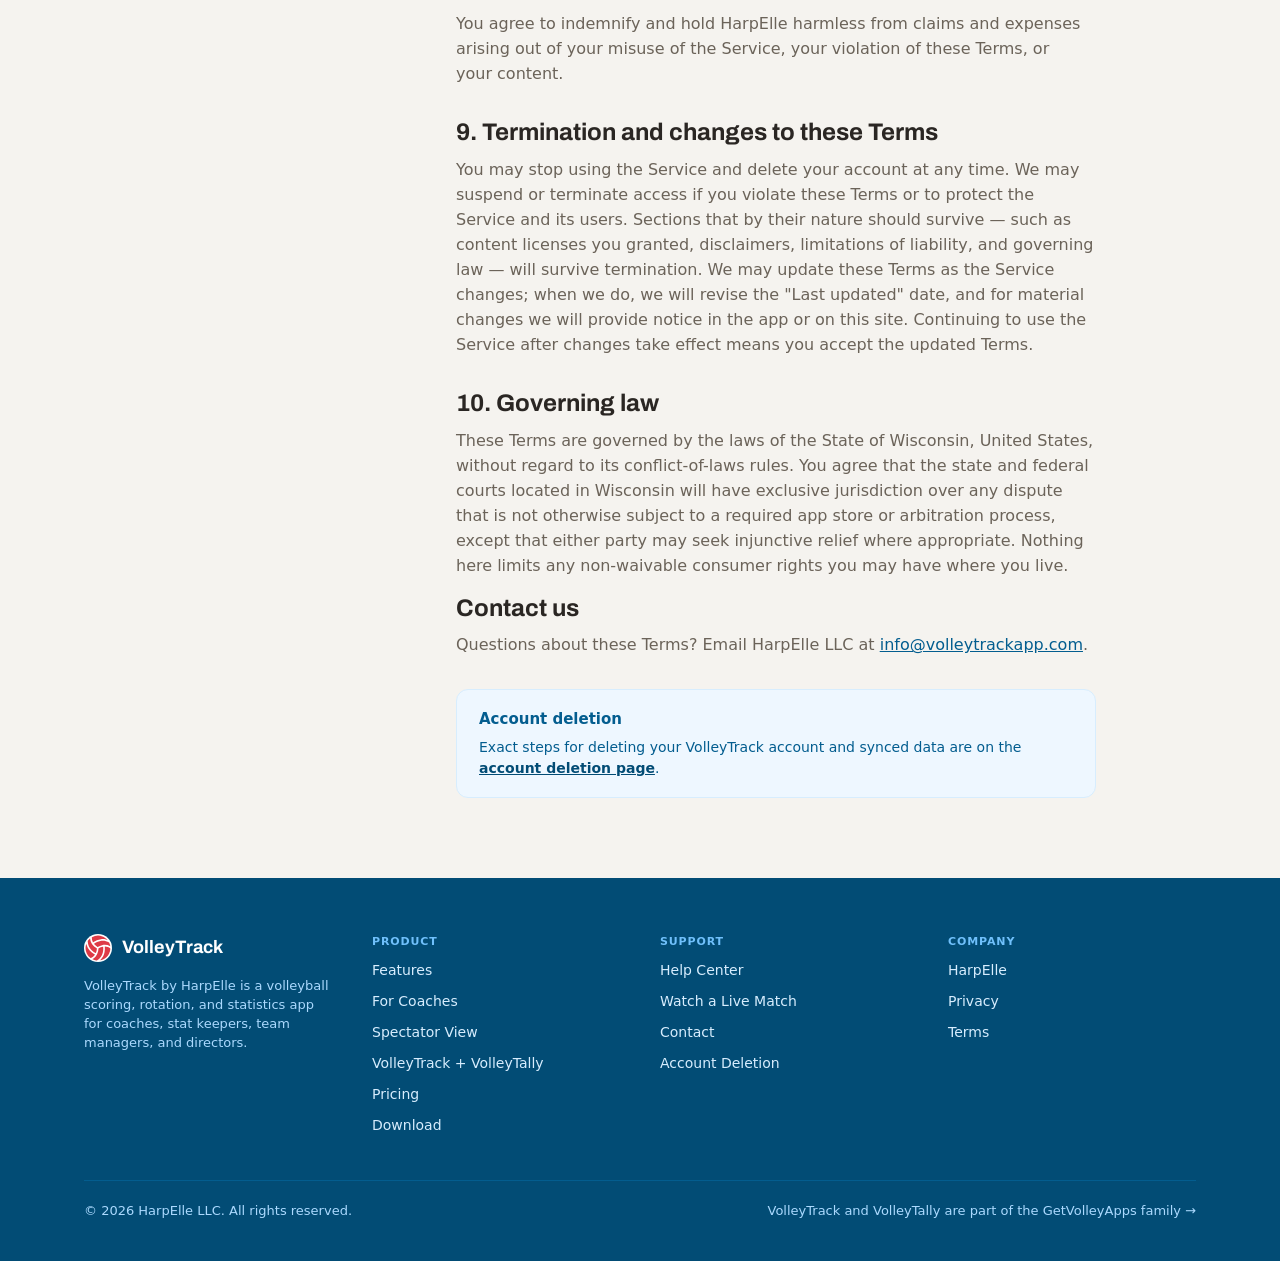
<file: terms/index.html>
<!doctype html>
<html lang="en">
<head>
<meta charset="utf-8">
<meta name="viewport" content="width=device-width, initial-scale=1">
<title>VolleyTrack Terms of Use</title>
<meta name="description" content="The terms for using VolleyTrack by HarpElle: your account, acceptable use, match content, subscriptions and ads, disclaimers, and governing law.">
<link rel="canonical" href="https://volleytrackapp.com/terms/">
<meta name="theme-color" content="#F5F3EF">
<link rel="icon" href="/assets/volleytrack-ball.svg">
<link rel="apple-touch-icon" href="/assets/images/volleytrack-icon.png">
<meta property="og:type" content="website">
<meta property="og:site_name" content="VolleyTrack">
<meta property="og:title" content="VolleyTrack Terms of Use">
<meta property="og:description" content="The terms for using VolleyTrack by HarpElle: your account, acceptable use, match content, subscriptions and ads, disclaimers, and governing law.">
<meta property="og:url" content="https://volleytrackapp.com/terms/">
<meta name="twitter:card" content="summary_large_image">
<meta name="twitter:title" content="VolleyTrack Terms of Use">
<meta name="twitter:description" content="The terms for using VolleyTrack by HarpElle: your account, acceptable use, match content, subscriptions and ads, disclaimers, and governing law.">
<link rel="preconnect" href="https://fonts.googleapis.com">
<link rel="preconnect" href="https://fonts.gstatic.com" crossorigin>
<link rel="stylesheet" href="https://fonts.googleapis.com/css2?family=Archivo:wght@700;800&family=Roboto+Mono:wght@300;400;500;700&display=swap">
<link rel="stylesheet" href="/assets/site.css">
</head>
<body>
<div style="min-height:100vh;display:flex;flex-direction:column;">
  <header class="vt-header">
    <a href="#main" class="vt-skip">Skip to content</a>
    <div class="vt-header-inner">
      <a href="/" class="vt-brand"><img src="/assets/volleytrack-ball.svg" alt="VolleyTrack" width="30" height="30"><span>VolleyTrack</span></a>
      <nav aria-label="Main navigation" class="vt-nav">
        <a href="/features/">Features</a>
        <a href="/for-coaches/">For Coaches</a>
        <a href="/spectator-view/">Spectator View</a>
        <a href="/help/">Help</a>
        <a href="/pricing/">Pricing</a>
      </nav>
      <a href="/download/" class="vt-cta">Get updates</a>
    </div>
  </header>

  <main id="main" style="flex:1;">
    <div style="max-width:960px;margin:0 auto;padding:48px 24px 80px;display:flex;flex-wrap:wrap;gap:48px;align-items:flex-start;">
      <aside style="position:sticky;top:88px;flex:1 1 200px;max-width:260px;display:flex;flex-direction:column;gap:16px;">
        <div style="display:flex;background:#FFFFFF;border:1px solid #E3DCD3;border-radius:10px;padding:3px;gap:2px;">
          <a href="/privacy/" style="flex:1;min-height:38px;display:inline-flex;align-items:center;justify-content:center;border-radius:8px;font-size:14px;font-weight:600;text-decoration:none;background:transparent;color:#6B6359;">Privacy</a>
          <a href="/terms/" style="flex:1;min-height:38px;display:inline-flex;align-items:center;justify-content:center;border-radius:8px;font-size:14px;font-weight:600;text-decoration:none;background:#035D8F;color:#FFFFFF;">Terms</a>
        </div>
        <nav aria-label="On this page" style="display:flex;flex-direction:column;gap:8px;">
          <span style="font-size:11px;font-weight:600;letter-spacing:0.08em;text-transform:uppercase;color:#9A928A;">On this page</span>
          <a href="#acceptance" class="vt-crumb" style="font-size:14px;line-height:20px;">Acceptance and eligibility</a>
          <a href="#service" class="vt-crumb" style="font-size:14px;line-height:20px;">The service</a>
          <a href="#account" class="vt-crumb" style="font-size:14px;line-height:20px;">Your account</a>
          <a href="#license" class="vt-crumb" style="font-size:14px;line-height:20px;">License and acceptable use</a>
          <a href="#content" class="vt-crumb" style="font-size:14px;line-height:20px;">Your content and match information</a>
          <a href="#subscriptions" class="vt-crumb" style="font-size:14px;line-height:20px;">Subscriptions, ads, and purchases</a>
          <a href="#third-party" class="vt-crumb" style="font-size:14px;line-height:20px;">Third-party services</a>
          <a href="#disclaimers" class="vt-crumb" style="font-size:14px;line-height:20px;">Disclaimers and liability</a>
          <a href="#termination" class="vt-crumb" style="font-size:14px;line-height:20px;">Termination and changes</a>
          <a href="#law" class="vt-crumb" style="font-size:14px;line-height:20px;">Governing law and contact</a>
        </nav>
      </aside>

      <article style="flex:10 1 400px;display:flex;flex-direction:column;gap:32px;min-width:0;">
        <header style="display:flex;flex-direction:column;gap:12px;">
          <p style="margin:0;font-size:12px;font-weight:600;letter-spacing:0.08em;text-transform:uppercase;color:#AA2330;">Terms of Use</p>
          <h1 style="margin:0;font-family:'Archivo',-apple-system,sans-serif;font-weight:700;font-size:clamp(30px,3.6vw,38px);line-height:1.12;letter-spacing:-0.01em;">VolleyTrack Terms of Use</h1>
          <div style="display:flex;gap:16px;flex-wrap:wrap;font-size:13px;color:#9A928A;">
            <span>Effective date: <strong style="color:#6B6359;">July 17, 2026</strong></span>
            <span>Last updated: <strong style="color:#6B6359;">October 13, 2026</strong></span>
            <span>HarpElle LLC · info@volleytrackapp.com</span>
          </div>
        </header>

        <section style="background:#FFFFFF;border:1px solid #E3DCD3;border-radius:16px;padding:24px 28px;display:flex;flex-direction:column;gap:10px;">
          <h2 style="margin:0;font-size:14px;font-weight:600;letter-spacing:0.06em;text-transform:uppercase;color:#6B6359;">In plain language</h2>
          <p style="margin:0;font-size:16px;line-height:25px;color:#2A2623;text-wrap:pretty;">VolleyTrack is provided by HarpElle LLC. You are responsible for the match records you create and share, and for having permission to enter and share information about players. Subscriptions are billed and managed by the App Store or Google Play, and the Free plan shows ads. Connected features depend on internet access and third-party services, and AI-assisted content should be reviewed before you rely on it. VolleyTrack is not an official scorekeeping authority. These terms include important disclaimers and a limitation of liability.</p>
        </section>

        <section id="acceptance" style="display:flex;flex-direction:column;gap:10px;scroll-margin-top:88px;">
          <h2 style="margin:0;font-family:'Archivo',-apple-system,sans-serif;font-weight:700;font-size:24px;line-height:1.2;">1. Acceptance and eligibility</h2>
          <p style="margin:0;font-size:16px;line-height:25px;color:#6B6359;text-wrap:pretty;">These Terms of Use ("Terms") are an agreement between you and HarpElle LLC ("HarpElle," "we," "us") and govern your use of the VolleyTrack app and the volleytrackapp.com website (together, the "Service"). By downloading, accessing, or using the Service, you agree to these Terms and to our <a href="/privacy/">Privacy Policy</a>. If you do not agree, do not use the Service. You must be able to form a binding contract; if you are under the age of majority where you live, you may use the Service only with the involvement of a parent or guardian who agrees to these Terms.</p>
        </section>

        <section id="service" style="display:flex;flex-direction:column;gap:10px;scroll-margin-top:88px;">
          <h2 style="margin:0;font-family:'Archivo',-apple-system,sans-serif;font-weight:700;font-size:24px;line-height:1.2;">2. The service</h2>
          <p style="margin:0;font-size:16px;line-height:25px;color:#6B6359;text-wrap:pretty;">VolleyTrack helps you score volleyball matches, manage rotations and lineups, track statistics, generate reports, and share a live Spectator View. Core scoring works on your device; connected features such as sync, Spectator View, voice interpretation (except on-device reading on supported devices), AI-assisted content, purchases, and ads require an internet connection and may depend on third-party services. VolleyTrack helps you keep your own match record and is not an official or competition-authoritative scoring system. We may add, change, or remove features over time.</p>
        </section>

        <section id="account" style="display:flex;flex-direction:column;gap:10px;scroll-margin-top:88px;">
          <h2 style="margin:0;font-family:'Archivo',-apple-system,sans-serif;font-weight:700;font-size:24px;line-height:1.2;">3. Your account</h2>
          <p style="margin:0;font-size:16px;line-height:25px;color:#6B6359;text-wrap:pretty;">You can use core features without an account. If you create one, you are responsible for the credentials and sign-in methods you use and for activity that occurs under your account. Keep your account secure and let us know if you believe it has been compromised. You may delete your account at any time as described on the <a href="/delete-account.html">account deletion page</a>.</p>
        </section>

        <section id="license" style="display:flex;flex-direction:column;gap:10px;scroll-margin-top:88px;">
          <h2 style="margin:0;font-family:'Archivo',-apple-system,sans-serif;font-weight:700;font-size:24px;line-height:1.2;">4. License and acceptable use</h2>
          <p style="margin:0;font-size:16px;line-height:25px;color:#6B6359;text-wrap:pretty;">Subject to these Terms, HarpElle grants you a personal, limited, non-exclusive, non-transferable, revocable license to use the Service. You agree not to:</p>
          <ul style="margin:0;padding:0 0 0 20px;display:flex;flex-direction:column;gap:8px;font-size:16px;line-height:24px;color:#6B6359;">
            <li>copy, modify, reverse engineer, decompile, or attempt to extract source code, except where the law does not allow this restriction;</li>
            <li>resell, sublicense, or commercially exploit the Service without our permission;</li>
            <li>use the Service to break the law, infringe others' rights, or share content you do not have the right to share;</li>
            <li>post harassing, abusive, hateful, deceptive, or otherwise objectionable content in Fan Zone or anywhere in the Service;</li>
            <li>interfere with, disrupt, probe, or attempt to gain unauthorized access to the Service, its security, or other users' data; or</li>
            <li>misuse match codes or share them more broadly than the team intends.</li>
          </ul>
          <p style="margin:0;font-size:16px;line-height:25px;color:#6B6359;text-wrap:pretty;">You are responsible for the accuracy and use of the match records you create. We may remove content or suspend or limit access to the Service if we reasonably believe these Terms have been violated.</p>
        </section>

        <section id="content" style="display:flex;flex-direction:column;gap:10px;scroll-margin-top:88px;">
          <h2 style="margin:0;font-family:'Archivo',-apple-system,sans-serif;font-weight:700;font-size:24px;line-height:1.2;">5. Your content and match information</h2>
          <p style="margin:0;font-size:16px;line-height:25px;color:#6B6359;text-wrap:pretty;">You keep ownership of the teams, rosters, matches, statistics, Fan Zone posts, and other content you create ("Your Content"). You grant HarpElle a worldwide, non-exclusive license to host, store, reproduce, process, and display Your Content as needed to operate and improve the Service — including sharing the live match information and Fan Zone posts you choose to share with Spectator View viewers, and processing match information to provide voice and AI-assisted features.</p>
          <p style="margin:0;font-size:16px;line-height:25px;color:#6B6359;text-wrap:pretty;">You represent that you have the rights and permissions needed to enter and share Your Content, including the names and statistics of players, who may be minors. AI-assisted outputs are provided to help you and may be inaccurate or incomplete; you are responsible for reviewing them before using or sharing them, and human judgment remains yours.</p>
        </section>

        <section id="subscriptions" style="display:flex;flex-direction:column;gap:10px;scroll-margin-top:88px;">
          <h2 style="margin:0;font-family:'Archivo',-apple-system,sans-serif;font-weight:700;font-size:24px;line-height:1.2;">6. Subscriptions, ads, and purchases</h2>
          <p style="margin:0;font-size:16px;line-height:25px;color:#6B6359;text-wrap:pretty;">VolleyTrack offers a Free plan with feature allowances and in-app advertising, and VolleyTrack Pro, which removes those allowances and in-app ads. Purchases and subscriptions are sold and billed by the Apple App Store or Google Play, and the price, taxes, available products, and renewal terms shown by the store at the time of purchase are authoritative. Subscriptions renew automatically until canceled; you can manage or cancel a subscription in the store account used to purchase it. Deleting your VolleyTrack account does not cancel a store subscription. Refunds and cancellations are handled under the applicable app store's policies.</p>
        </section>

        <section id="third-party" style="display:flex;flex-direction:column;gap:10px;scroll-margin-top:88px;">
          <h2 style="margin:0;font-family:'Archivo',-apple-system,sans-serif;font-weight:700;font-size:24px;line-height:1.2;">7. Third-party services</h2>
          <p style="margin:0;font-size:16px;line-height:25px;color:#6B6359;text-wrap:pretty;">The Service relies on third-party services including Apple, Google (including Firebase and Google AdMob), RevenueCat, and AI providers. Your use of the Service through the Apple App Store or Google Play is also subject to those stores' terms, and third-party services are governed by their own terms and privacy policies. We are not responsible for third-party services we do not control.</p>
        </section>

        <section id="disclaimers" style="display:flex;flex-direction:column;gap:10px;scroll-margin-top:88px;">
          <h2 style="margin:0;font-family:'Archivo',-apple-system,sans-serif;font-weight:700;font-size:24px;line-height:1.2;">8. Disclaimers and limitation of liability</h2>
          <p style="margin:0;font-size:16px;line-height:25px;color:#6B6359;text-wrap:pretty;">The Service is provided "as is" and "as available," without warranties of any kind, whether express or implied, including implied warranties of merchantability, fitness for a particular purpose, and non-infringement, to the fullest extent permitted by law. We do not warrant that the Service will be uninterrupted, error-free, or secure, that connected features will always be available, that data will never be lost, or that AI-assisted content will be accurate. VolleyTrack does not provide official scoring, and it is not professional, medical, or coaching advice.</p>
          <p style="margin:0;font-size:16px;line-height:25px;color:#6B6359;text-wrap:pretty;">To the fullest extent permitted by law, HarpElle and its owners and suppliers will not be liable for any indirect, incidental, special, consequential, exemplary, or punitive damages, or for lost profits, data, or goodwill, arising out of or relating to the Service. Our total liability for any claim relating to the Service will not exceed the greater of the amount you paid us for the Service in the twelve months before the claim or twenty US dollars (US $20). Some jurisdictions do not allow certain limitations, so some of these may not apply to you, and nothing in these Terms limits rights that cannot be limited by law.</p>
          <p style="margin:0;font-size:16px;line-height:25px;color:#6B6359;text-wrap:pretty;">You agree to indemnify and hold HarpElle harmless from claims and expenses arising out of your misuse of the Service, your violation of these Terms, or your content.</p>
        </section>

        <section id="termination" style="display:flex;flex-direction:column;gap:10px;scroll-margin-top:88px;">
          <h2 style="margin:0;font-family:'Archivo',-apple-system,sans-serif;font-weight:700;font-size:24px;line-height:1.2;">9. Termination and changes to these Terms</h2>
          <p style="margin:0;font-size:16px;line-height:25px;color:#6B6359;text-wrap:pretty;">You may stop using the Service and delete your account at any time. We may suspend or terminate access if you violate these Terms or to protect the Service and its users. Sections that by their nature should survive — such as content licenses you granted, disclaimers, limitations of liability, and governing law — will survive termination. We may update these Terms as the Service changes; when we do, we will revise the "Last updated" date, and for material changes we will provide notice in the app or on this site. Continuing to use the Service after changes take effect means you accept the updated Terms.</p>
        </section>

        <section id="law" style="display:flex;flex-direction:column;gap:16px;scroll-margin-top:88px;">
          <div style="display:flex;flex-direction:column;gap:10px;">
            <h2 style="margin:0;font-family:'Archivo',-apple-system,sans-serif;font-weight:700;font-size:24px;line-height:1.2;">10. Governing law</h2>
            <p style="margin:0;font-size:16px;line-height:25px;color:#6B6359;text-wrap:pretty;">These Terms are governed by the laws of the State of Wisconsin, United States, without regard to its conflict-of-laws rules. You agree that the state and federal courts located in Wisconsin will have exclusive jurisdiction over any dispute that is not otherwise subject to a required app store or arbitration process, except that either party may seek injunctive relief where appropriate. Nothing here limits any non-waivable consumer rights you may have where you live.</p>
          </div>
          <div style="display:flex;flex-direction:column;gap:10px;">
            <h2 style="margin:0;font-family:'Archivo',-apple-system,sans-serif;font-weight:700;font-size:24px;line-height:1.2;">Contact us</h2>
            <p style="margin:0;font-size:16px;line-height:25px;color:#6B6359;text-wrap:pretty;">Questions about these Terms? Email HarpElle LLC at <a href="mailto:info@volleytrackapp.com">info@volleytrackapp.com</a>.</p>
          </div>
        </section>

        <section style="background:#EEF7FF;border:1px solid #D7EDFE;border-radius:12px;padding:18px 22px;display:flex;flex-direction:column;gap:6px;">
          <h2 style="margin:0;font-size:15px;font-weight:600;color:#035D8F;">Account deletion</h2>
          <p style="margin:0;font-size:14px;line-height:21px;color:#035D8F;">Exact steps for deleting your VolleyTrack account and synced data are on the <a href="/delete-account.html" style="color:#024C75;font-weight:600;">account deletion page</a>.</p>
        </section>
      </article>
    </div>
  </main>

  <footer class="vt-footer">
    <div class="vt-footer-inner">
      <div class="vt-footer-grid">
        <div class="vt-footer-brand">
          <a href="/"><img src="/assets/volleytrack-ball.svg" alt="" width="28" height="28"><span>VolleyTrack</span></a>
          <p>VolleyTrack by HarpElle is a volleyball scoring, rotation, and statistics app for coaches, stat keepers, team managers, and directors.</p>
        </div>
        <nav aria-label="Product">
          <span class="vt-foot-head">Product</span>
          <a href="/features/">Features</a>
          <a href="/for-coaches/">For Coaches</a>
          <a href="/spectator-view/">Spectator View</a>
          <a href="/volleytrack-and-volleytally/">VolleyTrack + VolleyTally</a>
          <a href="/pricing/">Pricing</a>
          <a href="/download/">Download</a>
        </nav>
        <nav aria-label="Support">
          <span class="vt-foot-head">Support</span>
          <a href="/help/">Help Center</a>
          <a href="/help/join-live-match/">Watch a Live Match</a>
          <a href="mailto:info@volleytrackapp.com">Contact</a>
          <a href="/delete-account.html">Account Deletion</a>
        </nav>
        <nav aria-label="Company">
          <span class="vt-foot-head">Company</span>
          <a href="https://harpelle.com/" target="_blank" rel="noopener">HarpElle</a>
          <a href="/privacy/">Privacy</a>
          <a href="/terms/">Terms</a>
        </nav>
      </div>
      <div class="vt-footer-bottom">
        <p>© 2026 HarpElle LLC. All rights reserved.</p>
        <a href="https://getvolleyapps.com" target="_blank" rel="noopener">VolleyTrack and VolleyTally are part of the GetVolleyApps family →</a>
      </div>
    </div>
  </footer>
</div>
<script src="/assets/site.js" defer></script>
</body>
</html>
</file>
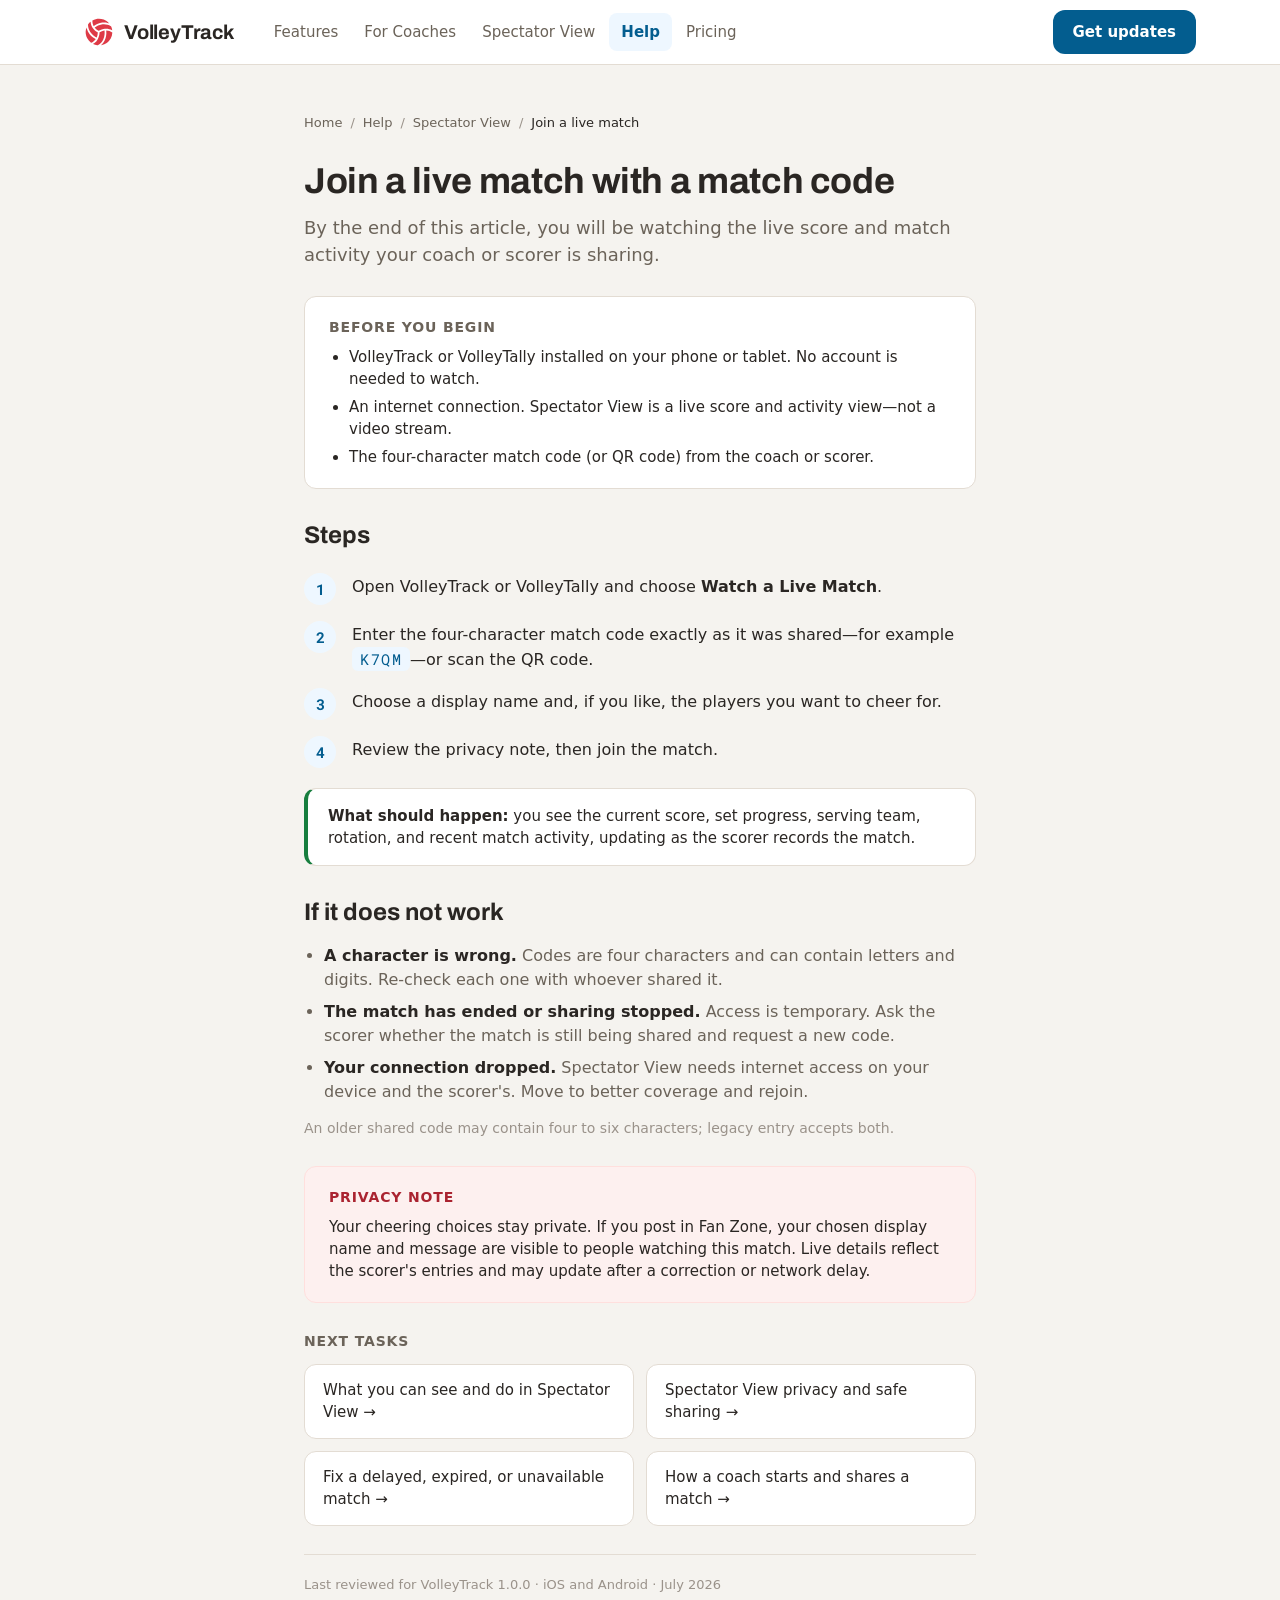
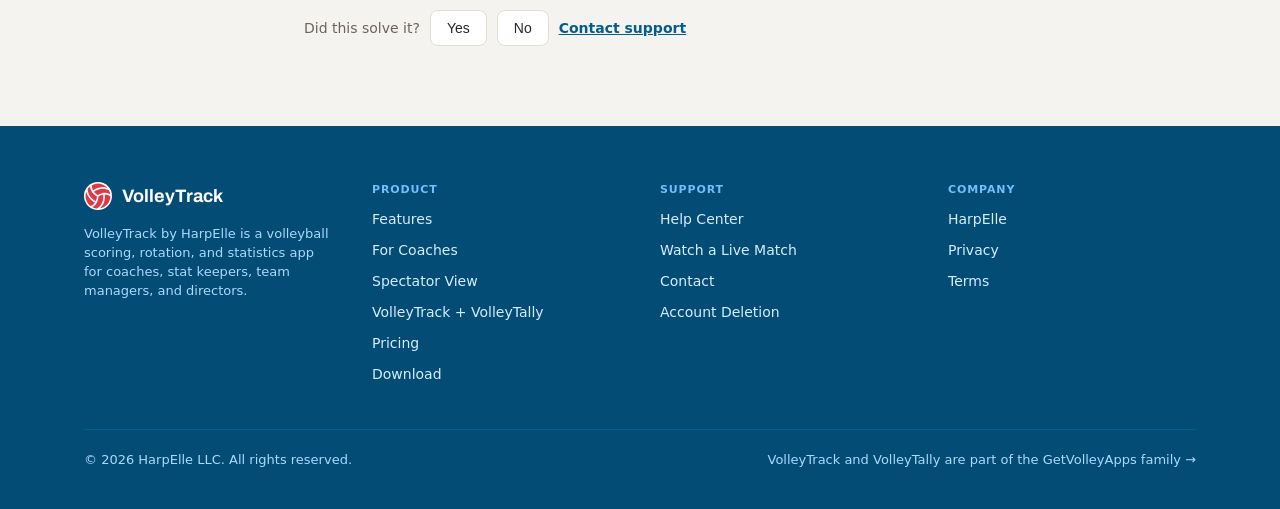
<file: help/join-live-match/index.html>
<!doctype html>
<html lang="en">
<head>
<meta charset="utf-8">
<meta name="viewport" content="width=device-width, initial-scale=1">
<title>Join a Live Volleyball Match with a Match Code | VolleyTrack Help</title>
<meta name="description" content="Enter the four-character match code (or scan the QR code) from your coach or scorer to watch the live score and match activity in VolleyTrack Spectator View.">
<link rel="canonical" href="https://volleytrackapp.com/help/join-live-match/">
<meta name="theme-color" content="#F5F3EF">
<link rel="icon" href="/assets/volleytrack-ball.svg">
<link rel="apple-touch-icon" href="/assets/images/volleytrack-icon.png">
<meta property="og:type" content="article">
<meta property="og:site_name" content="VolleyTrack">
<meta property="og:title" content="Join a live match with a match code">
<meta property="og:description" content="Enter the four-character match code (or scan the QR code) from your coach or scorer to watch the live score and match activity in VolleyTrack Spectator View.">
<meta property="og:url" content="https://volleytrackapp.com/help/join-live-match/">
<meta name="twitter:card" content="summary_large_image">
<meta name="twitter:title" content="Join a live match with a match code">
<meta name="twitter:description" content="Enter the four-character match code (or scan the QR code) from your coach or scorer to watch the live score and match activity in VolleyTrack Spectator View.">
<link rel="preconnect" href="https://fonts.googleapis.com">
<link rel="preconnect" href="https://fonts.gstatic.com" crossorigin>
<link rel="stylesheet" href="https://fonts.googleapis.com/css2?family=Archivo:wght@700;800&family=Roboto+Mono:wght@300;400;500;700&display=swap">
<link rel="stylesheet" href="/assets/site.css">
<script type="application/ld+json">
{
  "@context": "https://schema.org",
  "@type": "TechArticle",
  "headline": "Join a live match with a match code",
  "description": "Enter the four-character match code from your coach or scorer to watch the live score and match activity in VolleyTrack Spectator View.",
  "datePublished": "2026-07-17",
  "dateModified": "2026-07-17",
  "author": { "@type": "Organization", "name": "HarpElle" },
  "publisher": { "@type": "Organization", "name": "HarpElle", "url": "https://harpelle.com/" },
  "mainEntityOfPage": "https://volleytrackapp.com/help/join-live-match/"
}
</script>
<script type="application/ld+json">
{
  "@context": "https://schema.org",
  "@type": "BreadcrumbList",
  "itemListElement": [
    { "@type": "ListItem", "position": 1, "name": "Home", "item": "https://volleytrackapp.com/" },
    { "@type": "ListItem", "position": 2, "name": "Help", "item": "https://volleytrackapp.com/help/" },
    { "@type": "ListItem", "position": 3, "name": "Spectator View", "item": "https://volleytrackapp.com/spectator-view/" },
    { "@type": "ListItem", "position": 4, "name": "Join a live match" }
  ]
}
</script>
</head>
<body>
<div style="min-height:100vh;display:flex;flex-direction:column;">
  <header class="vt-header">
    <a href="#main" class="vt-skip">Skip to content</a>
    <div class="vt-header-inner">
      <a href="/" class="vt-brand"><img src="/assets/volleytrack-ball.svg" alt="VolleyTrack" width="30" height="30"><span>VolleyTrack</span></a>
      <nav aria-label="Main navigation" class="vt-nav">
        <a href="/features/">Features</a>
        <a href="/for-coaches/">For Coaches</a>
        <a href="/spectator-view/">Spectator View</a>
        <a href="/help/" aria-current="page">Help</a>
        <a href="/pricing/">Pricing</a>
      </nav>
      <a href="/download/" class="vt-cta">Get updates</a>
    </div>
  </header>

  <main id="main" style="flex:1;">
    <article style="max-width:720px;margin:0 auto;padding:48px 24px 80px;display:flex;flex-direction:column;gap:28px;">
      <nav aria-label="Breadcrumb" style="font-size:13px;color:#9A928A;display:flex;gap:8px;flex-wrap:wrap;">
        <a href="/" class="vt-crumb">Home</a><span>/</span>
        <a href="/help/" class="vt-crumb">Help</a><span>/</span>
        <a href="/spectator-view/" class="vt-crumb">Spectator View</a><span>/</span>
        <span style="color:#2A2623;">Join a live match</span>
      </nav>

      <header style="display:flex;flex-direction:column;gap:12px;">
        <h1 style="margin:0;font-family:'Archivo',-apple-system,sans-serif;font-weight:700;font-size:clamp(28px,3.4vw,36px);line-height:1.15;letter-spacing:-0.01em;">Join a live match with a match code</h1>
        <p style="margin:0;font-size:18px;line-height:27px;color:#6B6359;">By the end of this article, you will be watching the live score and match activity your coach or scorer is sharing.</p>
      </header>

      <section style="background:#FFFFFF;border:1px solid #E3DCD3;border-radius:12px;padding:20px 24px;display:flex;flex-direction:column;gap:8px;">
        <h2 style="margin:0;font-size:14px;font-weight:600;letter-spacing:0.06em;text-transform:uppercase;color:#6B6359;">Before you begin</h2>
        <ul style="margin:0;padding:0 0 0 20px;display:flex;flex-direction:column;gap:6px;font-size:15px;line-height:22px;color:#2A2623;">
          <li>VolleyTrack or VolleyTally installed on your phone or tablet. No account is needed to watch.</li>
          <li>An internet connection. Spectator View is a live score and activity view—not a video stream.</li>
          <li>The four-character match code (or QR code) from the coach or scorer.</li>
        </ul>
      </section>

      <section style="display:flex;flex-direction:column;gap:20px;">
        <h2 style="margin:0;font-family:'Archivo',-apple-system,sans-serif;font-weight:700;font-size:24px;">Steps</h2>
        <ol style="margin:0;padding:0;list-style:none;display:flex;flex-direction:column;gap:16px;">
          <li style="display:flex;gap:16px;align-items:flex-start;">
            <span style="flex-shrink:0;width:32px;height:32px;display:inline-flex;align-items:center;justify-content:center;background:#EEF7FF;color:#035D8F;font-family:'Roboto Mono',monospace;font-weight:700;font-size:15px;border-radius:50%;">1</span>
            <p style="margin:2px 0 0;font-size:16px;line-height:24px;">Open VolleyTrack or VolleyTally and choose <strong>Watch a Live Match</strong>.</p>
          </li>
          <li style="display:flex;gap:16px;align-items:flex-start;">
            <span style="flex-shrink:0;width:32px;height:32px;display:inline-flex;align-items:center;justify-content:center;background:#EEF7FF;color:#035D8F;font-family:'Roboto Mono',monospace;font-weight:700;font-size:15px;border-radius:50%;">2</span>
            <p style="margin:2px 0 0;font-size:16px;line-height:24px;">Enter the four-character match code exactly as it was shared—for example <code style="font-family:'Roboto Mono',monospace;background:#EEF7FF;color:#035D8F;padding:2px 8px;border-radius:6px;font-size:15px;letter-spacing:0.1em;">K7QM</code>—or scan the QR code.</p>
          </li>
          <li style="display:flex;gap:16px;align-items:flex-start;">
            <span style="flex-shrink:0;width:32px;height:32px;display:inline-flex;align-items:center;justify-content:center;background:#EEF7FF;color:#035D8F;font-family:'Roboto Mono',monospace;font-weight:700;font-size:15px;border-radius:50%;">3</span>
            <p style="margin:2px 0 0;font-size:16px;line-height:24px;">Choose a display name and, if you like, the players you want to cheer for.</p>
          </li>
          <li style="display:flex;gap:16px;align-items:flex-start;">
            <span style="flex-shrink:0;width:32px;height:32px;display:inline-flex;align-items:center;justify-content:center;background:#EEF7FF;color:#035D8F;font-family:'Roboto Mono',monospace;font-weight:700;font-size:15px;border-radius:50%;">4</span>
            <p style="margin:2px 0 0;font-size:16px;line-height:24px;">Review the privacy note, then join the match.</p>
          </li>
        </ol>
        <div style="background:#FFFFFF;border:1px solid #E3DCD3;border-left:4px solid #177E3E;border-radius:12px;padding:16px 20px;">
          <p style="margin:0;font-size:15px;line-height:22px;color:#2A2623;"><strong>What should happen:</strong> you see the current score, set progress, serving team, rotation, and recent match activity, updating as the scorer records the match.</p>
        </div>
      </section>

      <section style="display:flex;flex-direction:column;gap:14px;">
        <h2 style="margin:0;font-family:'Archivo',-apple-system,sans-serif;font-weight:700;font-size:24px;">If it does not work</h2>
        <ul style="margin:0;padding:0 0 0 20px;display:flex;flex-direction:column;gap:8px;font-size:16px;line-height:24px;color:#6B6359;">
          <li><strong style="color:#2A2623;">A character is wrong.</strong> Codes are four characters and can contain letters and digits. Re-check each one with whoever shared it.</li>
          <li><strong style="color:#2A2623;">The match has ended or sharing stopped.</strong> Access is temporary. Ask the scorer whether the match is still being shared and request a new code.</li>
          <li><strong style="color:#2A2623;">Your connection dropped.</strong> Spectator View needs internet access on your device and the scorer's. Move to better coverage and rejoin.</li>
        </ul>
        <p style="margin:0;font-size:14px;line-height:20px;color:#9A928A;">An older shared code may contain four to six characters; legacy entry accepts both.</p>
      </section>

      <section style="background:#FDF0EF;border:1px solid #FFDFDD;border-radius:12px;padding:20px 24px;display:flex;flex-direction:column;gap:8px;">
        <h2 style="margin:0;font-size:14px;font-weight:600;letter-spacing:0.06em;text-transform:uppercase;color:#AA2330;">Privacy note</h2>
        <p style="margin:0;font-size:15px;line-height:22px;color:#2A2623;">Your cheering choices stay private. If you post in Fan Zone, your chosen display name and message are visible to people watching this match. Live details reflect the scorer's entries and may update after a correction or network delay.</p>
      </section>

      <section style="display:flex;flex-direction:column;gap:12px;">
        <h2 style="margin:0;font-size:14px;font-weight:600;letter-spacing:0.06em;text-transform:uppercase;color:#6B6359;">Next tasks</h2>
        <div style="display:grid;grid-template-columns:repeat(auto-fit,minmax(300px,1fr));gap:12px;">
          <a href="/spectator-view/" class="vt-cardlink" style="background:#FFFFFF;border-radius:12px;padding:14px 18px;color:#2A2623;font-size:15px;font-weight:500;">What you can see and do in Spectator View →</a>
          <a href="/help/" class="vt-cardlink" style="background:#FFFFFF;border-radius:12px;padding:14px 18px;color:#2A2623;font-size:15px;font-weight:500;">Spectator View privacy and safe sharing →</a>
          <a href="/help/" class="vt-cardlink" style="background:#FFFFFF;border-radius:12px;padding:14px 18px;color:#2A2623;font-size:15px;font-weight:500;">Fix a delayed, expired, or unavailable match →</a>
          <a href="/help/" class="vt-cardlink" style="background:#FFFFFF;border-radius:12px;padding:14px 18px;color:#2A2623;font-size:15px;font-weight:500;">How a coach starts and shares a match →</a>
        </div>
      </section>

      <footer style="border-top:1px solid #E3DCD3;padding-top:20px;display:flex;justify-content:space-between;align-items:center;gap:16px;flex-wrap:wrap;">
        <p style="margin:0;font-size:13px;color:#9A928A;">Last reviewed for VolleyTrack 1.0.0 · iOS and Android · July 2026</p>
        <div style="display:flex;align-items:center;gap:10px;">
          <span id="article-feedback-thanks" hidden style="font-size:14px;font-weight:600;color:#177E3E;">Thanks for the feedback.</span>
          <span data-feedback-group style="display:flex;align-items:center;gap:10px;">
            <span style="font-size:14px;color:#6B6359;">Did this solve it?</span>
            <button type="button" data-feedback="yes" style="min-height:36px;padding:0 16px;background:#FFFFFF;border:1px solid #E3DCD3;border-radius:8px;font-size:14px;font-weight:500;color:#2A2623;cursor:pointer;">Yes</button>
            <button type="button" data-feedback="no" style="min-height:36px;padding:0 16px;background:#FFFFFF;border:1px solid #E3DCD3;border-radius:8px;font-size:14px;font-weight:500;color:#2A2623;cursor:pointer;">No</button>
          </span>
          <a href="mailto:info@volleytrackapp.com" style="font-size:14px;font-weight:600;">Contact support</a>
        </div>
      </footer>
    </article>
  </main>

  <footer class="vt-footer">
    <div class="vt-footer-inner">
      <div class="vt-footer-grid">
        <div class="vt-footer-brand">
          <a href="/"><img src="/assets/volleytrack-ball.svg" alt="" width="28" height="28"><span>VolleyTrack</span></a>
          <p>VolleyTrack by HarpElle is a volleyball scoring, rotation, and statistics app for coaches, stat keepers, team managers, and directors.</p>
        </div>
        <nav aria-label="Product">
          <span class="vt-foot-head">Product</span>
          <a href="/features/">Features</a>
          <a href="/for-coaches/">For Coaches</a>
          <a href="/spectator-view/">Spectator View</a>
          <a href="/volleytrack-and-volleytally/">VolleyTrack + VolleyTally</a>
          <a href="/pricing/">Pricing</a>
          <a href="/download/">Download</a>
        </nav>
        <nav aria-label="Support">
          <span class="vt-foot-head">Support</span>
          <a href="/help/">Help Center</a>
          <a href="/help/join-live-match/">Watch a Live Match</a>
          <a href="mailto:info@volleytrackapp.com">Contact</a>
          <a href="/delete-account.html">Account Deletion</a>
        </nav>
        <nav aria-label="Company">
          <span class="vt-foot-head">Company</span>
          <a href="https://harpelle.com/" target="_blank" rel="noopener">HarpElle</a>
          <a href="/privacy/">Privacy</a>
          <a href="/terms/">Terms</a>
        </nav>
      </div>
      <div class="vt-footer-bottom">
        <p>© 2026 HarpElle LLC. All rights reserved.</p>
        <a href="https://getvolleyapps.com" target="_blank" rel="noopener">VolleyTrack and VolleyTally are part of the GetVolleyApps family →</a>
      </div>
    </div>
  </footer>
</div>
<script src="/assets/site.js" defer></script>
</body>
</html>
</file>
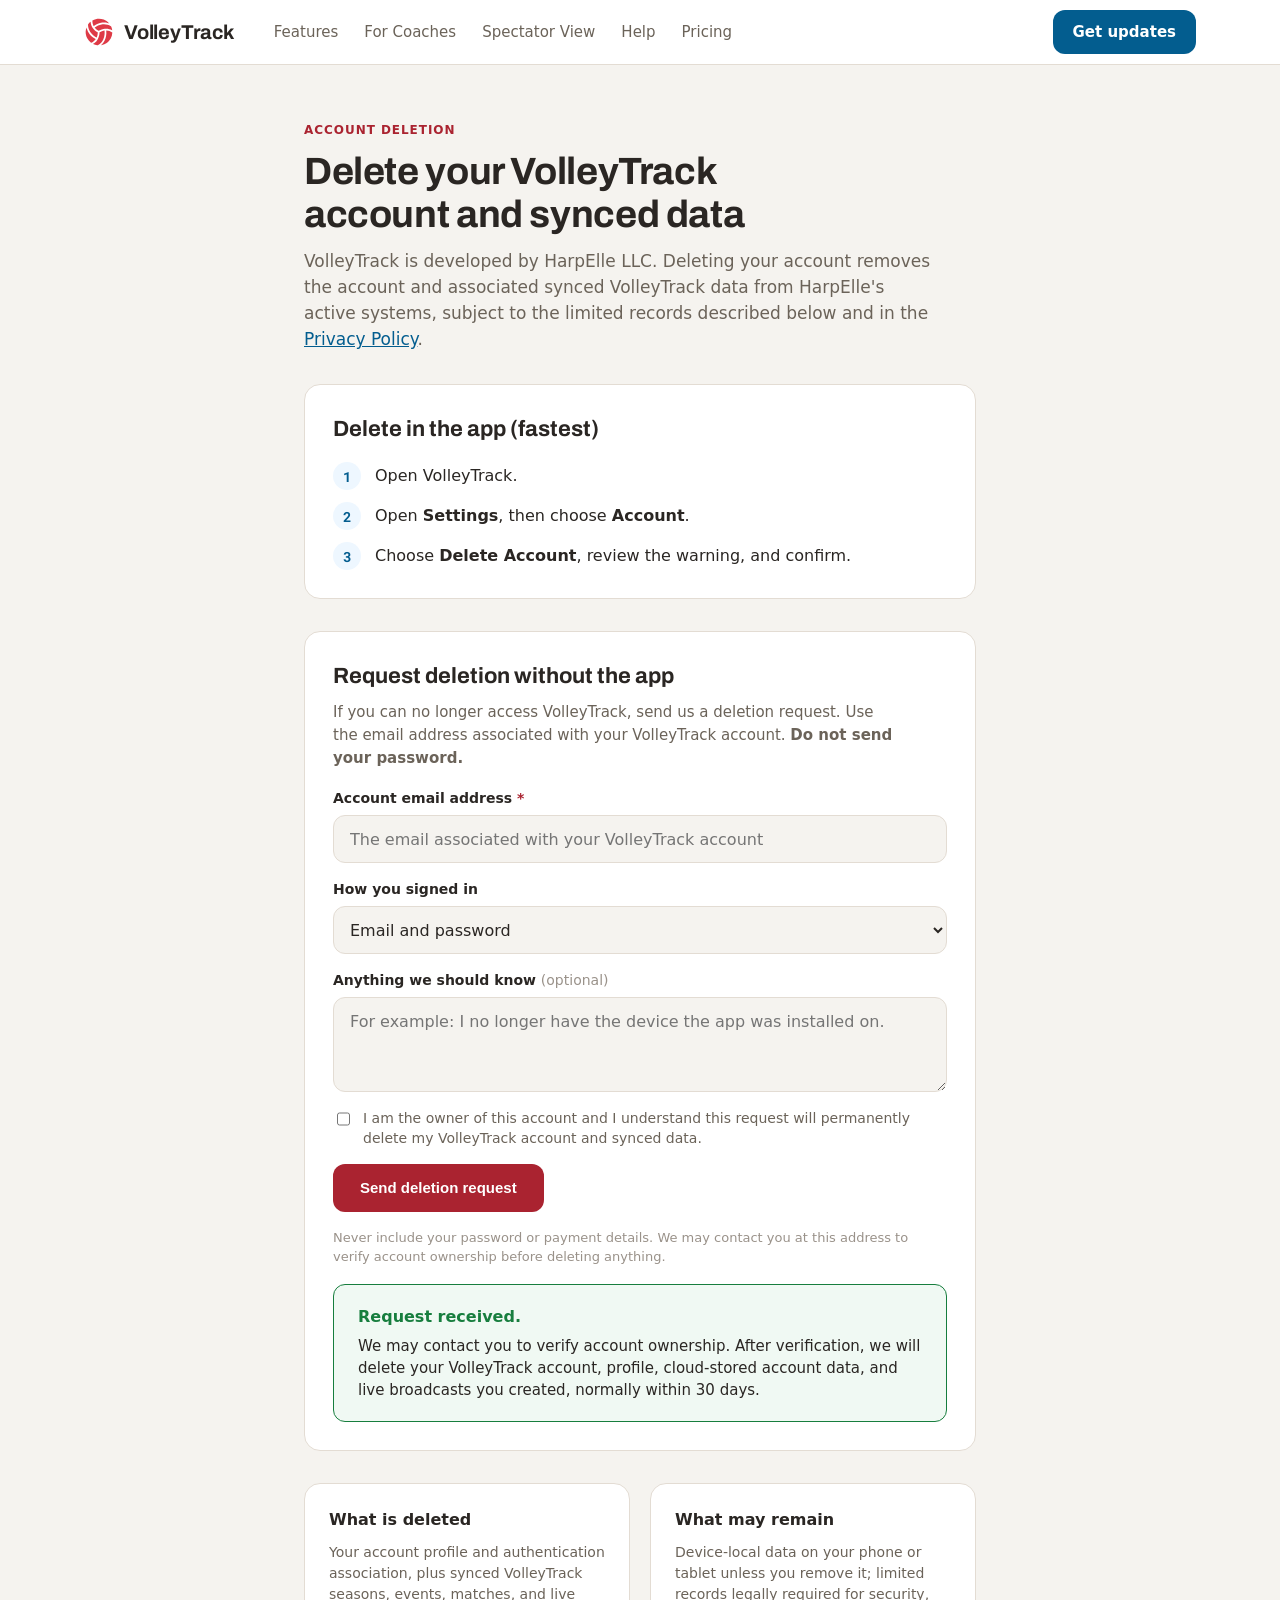
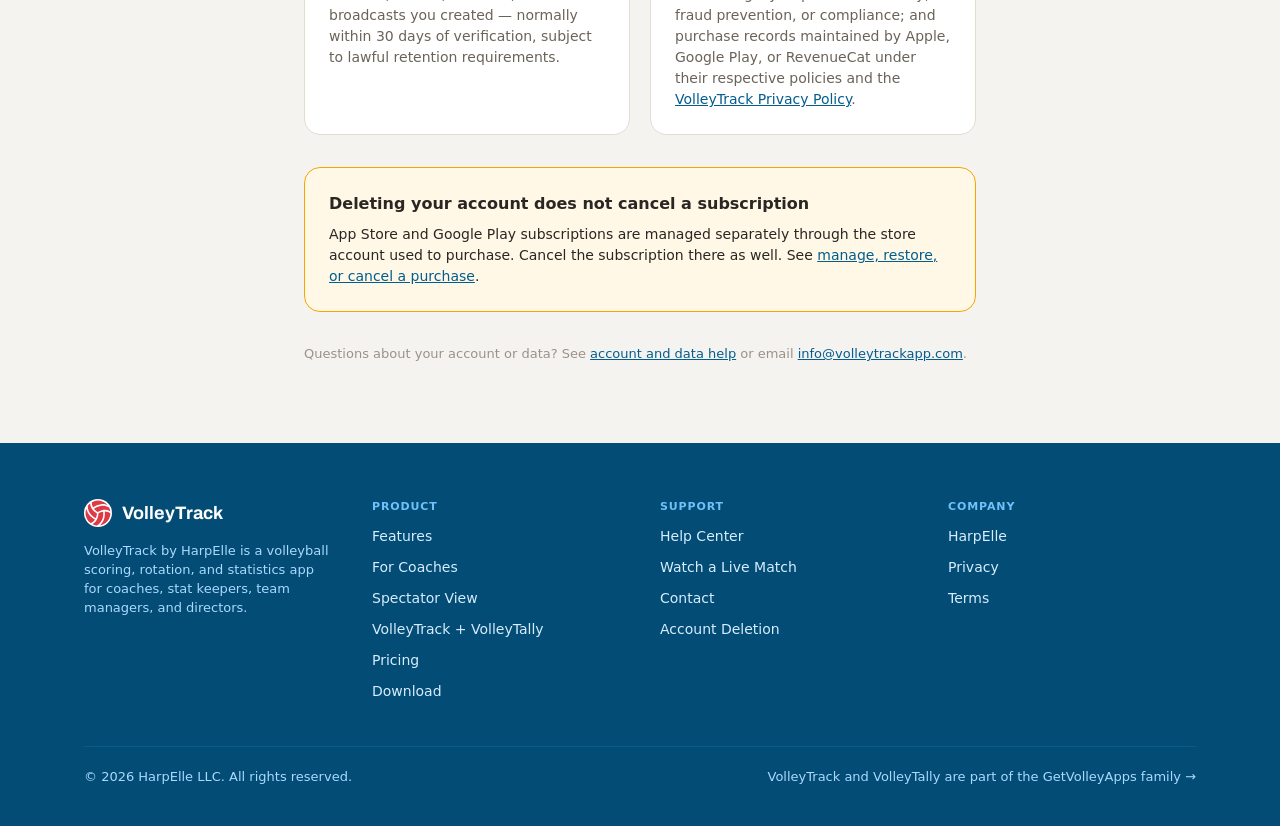
<file: delete-account.html>
<!doctype html>
<html lang="en">
<head>
<meta charset="utf-8">
<meta name="viewport" content="width=device-width, initial-scale=1">
<title>Delete Your VolleyTrack Account and Data</title>
<meta name="description" content="Follow the steps to delete a VolleyTrack account and understand synced data, device-local data, and store subscription handling.">
<link rel="canonical" href="https://volleytrackapp.com/delete-account.html">
<meta name="theme-color" content="#F5F3EF">
<link rel="icon" href="/assets/volleytrack-ball.svg">
<link rel="apple-touch-icon" href="/assets/images/volleytrack-icon.png">
<meta property="og:type" content="website">
<meta property="og:site_name" content="VolleyTrack">
<meta property="og:title" content="Delete Your VolleyTrack Account and Data">
<meta property="og:description" content="Follow the steps to delete a VolleyTrack account and understand synced data, device-local data, and store subscription handling.">
<meta property="og:url" content="https://volleytrackapp.com/delete-account.html">
<meta name="twitter:card" content="summary_large_image">
<meta name="twitter:title" content="Delete Your VolleyTrack Account and Data">
<meta name="twitter:description" content="Follow the steps to delete a VolleyTrack account and understand synced data, device-local data, and store subscription handling.">
<link rel="preconnect" href="https://fonts.googleapis.com">
<link rel="preconnect" href="https://fonts.gstatic.com" crossorigin>
<link rel="stylesheet" href="https://fonts.googleapis.com/css2?family=Archivo:wght@700;800&family=Roboto+Mono:wght@300;400;500;700&display=swap">
<link rel="stylesheet" href="/assets/site.css">
</head>
<body>
<div style="min-height:100vh;display:flex;flex-direction:column;">
  <header class="vt-header">
    <a href="#main" class="vt-skip">Skip to content</a>
    <div class="vt-header-inner">
      <a href="/" class="vt-brand"><img src="/assets/volleytrack-ball.svg" alt="VolleyTrack" width="30" height="30"><span>VolleyTrack</span></a>
      <nav aria-label="Main navigation" class="vt-nav">
        <a href="/features/">Features</a>
        <a href="/for-coaches/">For Coaches</a>
        <a href="/spectator-view/">Spectator View</a>
        <a href="/help/">Help</a>
        <a href="/pricing/">Pricing</a>
      </nav>
      <a href="/download/" class="vt-cta">Get updates</a>
    </div>
  </header>

  <main id="main" style="flex:1;">
    <div style="max-width:720px;margin:0 auto;padding:56px 24px 80px;display:flex;flex-direction:column;gap:32px;">
      <header style="display:flex;flex-direction:column;gap:12px;">
        <p style="margin:0;font-size:12px;font-weight:600;letter-spacing:0.08em;text-transform:uppercase;color:#AA2330;">Account deletion</p>
        <h1 style="margin:0;font-family:'Archivo',-apple-system,sans-serif;font-weight:700;font-size:clamp(30px,3.6vw,38px);line-height:1.12;letter-spacing:-0.01em;">Delete your VolleyTrack account and synced data</h1>
        <p style="margin:0;font-size:17px;line-height:26px;color:#6B6359;text-wrap:pretty;">VolleyTrack is developed by HarpElle LLC. Deleting your account removes the account and associated synced VolleyTrack data from HarpElle's active systems, subject to the limited records described below and in the <a href="/privacy/">Privacy Policy</a>.</p>
      </header>

      <section style="background:#FFFFFF;border:1px solid #E3DCD3;border-radius:16px;padding:28px;display:flex;flex-direction:column;gap:16px;">
        <h2 style="margin:0;font-family:'Archivo',-apple-system,sans-serif;font-weight:700;font-size:22px;">Delete in the app (fastest)</h2>
        <ol style="margin:0;padding:0;list-style:none;display:flex;flex-direction:column;gap:12px;">
          <li style="display:flex;gap:14px;align-items:flex-start;">
            <span style="flex-shrink:0;width:28px;height:28px;display:inline-flex;align-items:center;justify-content:center;background:#EEF7FF;color:#035D8F;font-family:'Roboto Mono',monospace;font-weight:700;font-size:14px;border-radius:50%;">1</span>
            <p style="margin:2px 0 0;font-size:16px;line-height:23px;">Open VolleyTrack.</p>
          </li>
          <li style="display:flex;gap:14px;align-items:flex-start;">
            <span style="flex-shrink:0;width:28px;height:28px;display:inline-flex;align-items:center;justify-content:center;background:#EEF7FF;color:#035D8F;font-family:'Roboto Mono',monospace;font-weight:700;font-size:14px;border-radius:50%;">2</span>
            <p style="margin:2px 0 0;font-size:16px;line-height:23px;">Open <strong>Settings</strong>, then choose <strong>Account</strong>.</p>
          </li>
          <li style="display:flex;gap:14px;align-items:flex-start;">
            <span style="flex-shrink:0;width:28px;height:28px;display:inline-flex;align-items:center;justify-content:center;background:#EEF7FF;color:#035D8F;font-family:'Roboto Mono',monospace;font-weight:700;font-size:14px;border-radius:50%;">3</span>
            <p style="margin:2px 0 0;font-size:16px;line-height:23px;">Choose <strong>Delete Account</strong>, review the warning, and confirm.</p>
          </li>
        </ol>
      </section>

      <section style="background:#FFFFFF;border:1px solid #E3DCD3;border-radius:16px;padding:28px;display:flex;flex-direction:column;gap:18px;">
        <div style="display:flex;flex-direction:column;gap:8px;">
          <h2 style="margin:0;font-family:'Archivo',-apple-system,sans-serif;font-weight:700;font-size:22px;">Request deletion without the app</h2>
          <p style="margin:0;font-size:15px;line-height:23px;color:#6B6359;">If you can no longer access VolleyTrack, send us a deletion request. Use the email address associated with your VolleyTrack account. <strong>Do not send your password.</strong></p>
        </div>
        <form data-mailto="info@volleytrackapp.com" data-subject="VolleyTrack account deletion request" data-confirm="del-confirm" style="display:flex;flex-direction:column;gap:16px;">
          <div style="display:flex;flex-direction:column;gap:6px;">
            <label for="del-email" style="font-size:14px;font-weight:600;">Account email address <span style="color:#AA2330;">*</span></label>
            <input id="del-email" name="account_email" type="email" required autocomplete="email" placeholder="The email associated with your VolleyTrack account" class="vt-input">
          </div>
          <div style="display:flex;flex-direction:column;gap:6px;">
            <label for="del-method" style="font-size:14px;font-weight:600;">How you signed in</label>
            <select id="del-method" name="sign_in_method" class="vt-select">
              <option>Email and password</option>
              <option>Sign in with Apple</option>
              <option>Sign in with Google</option>
              <option>Not sure</option>
            </select>
          </div>
          <div style="display:flex;flex-direction:column;gap:6px;">
            <label for="del-message" style="font-size:14px;font-weight:600;">Anything we should know <span style="color:#9A928A;font-weight:400;">(optional)</span></label>
            <textarea id="del-message" name="message" rows="3" placeholder="For example: I no longer have the device the app was installed on." class="vt-textarea"></textarea>
          </div>
          <label style="display:flex;gap:10px;align-items:flex-start;font-size:14px;line-height:20px;color:#6B6359;cursor:pointer;">
            <input type="checkbox" required name="confirm_owner" style="margin-top:2px;width:18px;height:18px;accent-color:#035D8F;">
            <span>I am the owner of this account and I understand this request will permanently delete my VolleyTrack account and synced data.</span>
          </label>
          <input type="text" name="company" tabindex="-1" autocomplete="off" aria-hidden="true" class="vt-visually-hidden">
          <button type="submit" class="vt-btn vt-btn--danger" style="align-self:flex-start;min-height:48px;padding:0 26px;font-size:15px;">Send deletion request</button>
          <p style="margin:0;font-size:13px;line-height:19px;color:#9A928A;">Never include your password or payment details. We may contact you at this address to verify account ownership before deleting anything.</p>
        </form>
        <div id="del-confirm" hidden style="background:#F0F9F3;border:1px solid #177E3E;border-radius:12px;padding:20px 24px;display:flex;flex-direction:column;gap:6px;">
          <p style="margin:0;font-size:16px;font-weight:600;color:#177E3E;">Request received.</p>
          <p style="margin:0;font-size:15px;line-height:22px;color:#2A2623;">We may contact you to verify account ownership. After verification, we will delete your VolleyTrack account, profile, cloud-stored account data, and live broadcasts you created, normally within 30 days.</p>
        </div>
      </section>

      <section style="display:grid;grid-template-columns:repeat(auto-fit,minmax(300px,1fr));gap:20px;">
        <div style="background:#FFFFFF;border:1px solid #E3DCD3;border-radius:16px;padding:24px;display:flex;flex-direction:column;gap:10px;">
          <h2 style="margin:0;font-size:16px;font-weight:600;">What is deleted</h2>
          <p style="margin:0;font-size:14px;line-height:21px;color:#6B6359;">Your account profile and authentication association, plus synced VolleyTrack seasons, events, matches, and live broadcasts you created — normally within 30 days of verification, subject to lawful retention requirements.</p>
        </div>
        <div style="background:#FFFFFF;border:1px solid #E3DCD3;border-radius:16px;padding:24px;display:flex;flex-direction:column;gap:10px;">
          <h2 style="margin:0;font-size:16px;font-weight:600;">What may remain</h2>
          <p style="margin:0;font-size:14px;line-height:21px;color:#6B6359;">Device-local data on your phone or tablet unless you remove it; limited records legally required for security, fraud prevention, or compliance; and purchase records maintained by Apple, Google Play, or RevenueCat under their respective policies and the <a href="/privacy/">VolleyTrack Privacy Policy</a>.</p>
        </div>
      </section>

      <section style="background:#FFF8E6;border:1px solid #F5A700;border-radius:16px;padding:24px;display:flex;flex-direction:column;gap:8px;">
        <h2 style="margin:0;font-size:16px;font-weight:600;">Deleting your account does not cancel a subscription</h2>
        <p style="margin:0;font-size:14px;line-height:21px;color:#2A2623;">App Store and Google Play subscriptions are managed separately through the store account used to purchase. Cancel the subscription there as well. See <a href="/help/">manage, restore, or cancel a purchase</a>.</p>
      </section>

      <p style="margin:0;font-size:13px;line-height:19px;color:#9A928A;">Questions about your account or data? See <a href="/help/">account and data help</a> or email <a href="mailto:info@volleytrackapp.com">info@volleytrackapp.com</a>.</p>
    </div>
  </main>

  <footer class="vt-footer">
    <div class="vt-footer-inner">
      <div class="vt-footer-grid">
        <div class="vt-footer-brand">
          <a href="/"><img src="/assets/volleytrack-ball.svg" alt="" width="28" height="28"><span>VolleyTrack</span></a>
          <p>VolleyTrack by HarpElle is a volleyball scoring, rotation, and statistics app for coaches, stat keepers, team managers, and directors.</p>
        </div>
        <nav aria-label="Product">
          <span class="vt-foot-head">Product</span>
          <a href="/features/">Features</a>
          <a href="/for-coaches/">For Coaches</a>
          <a href="/spectator-view/">Spectator View</a>
          <a href="/volleytrack-and-volleytally/">VolleyTrack + VolleyTally</a>
          <a href="/pricing/">Pricing</a>
          <a href="/download/">Download</a>
        </nav>
        <nav aria-label="Support">
          <span class="vt-foot-head">Support</span>
          <a href="/help/">Help Center</a>
          <a href="/help/join-live-match/">Watch a Live Match</a>
          <a href="mailto:info@volleytrackapp.com">Contact</a>
          <a href="/delete-account.html">Account Deletion</a>
        </nav>
        <nav aria-label="Company">
          <span class="vt-foot-head">Company</span>
          <a href="https://harpelle.com/" target="_blank" rel="noopener">HarpElle</a>
          <a href="/privacy/">Privacy</a>
          <a href="/terms/">Terms</a>
        </nav>
      </div>
      <div class="vt-footer-bottom">
        <p>© 2026 HarpElle LLC. All rights reserved.</p>
        <a href="https://getvolleyapps.com" target="_blank" rel="noopener">VolleyTrack and VolleyTally are part of the GetVolleyApps family →</a>
      </div>
    </div>
  </footer>
</div>
<script src="/assets/site.js" defer></script>
</body>
</html>
</file>
<file: assets/site.css>
/* =====================================================================
   VolleyTrack site — production stylesheet
   Built on the VolleyApp design system (Match Red + Scoreboard Blue,
   warm neutrals, Archivo display, Roboto Mono numerals).

   Page-body layout uses literal token values inline (1:1 with the design).
   This file carries the design-system tokens, global base, and the
   reusable interactive components (header, nav, buttons, cards, footer)
   whose :hover / :focus states inline styles cannot express.
   ===================================================================== */

:root {
  /* Scoreboard Blue */
  --blue-50:#EEF7FF; --blue-100:#D7EDFE; --blue-200:#ABD9FE; --blue-300:#70C0FB;
  --blue-400:#349BDD; --blue-500:#0F83C4; --blue-600:#0374AF; --blue-700:#035D8F;
  --blue-800:#024C75; --blue-900:#113147;
  /* Match Red */
  --red-50:#FDF0EF; --red-100:#FFDFDD; --red-200:#FBBEBB; --red-300:#F79895;
  --red-400:#E96163; --red-500:#DE3A46; --red-600:#CA303C; --red-700:#AA2330;
  --red-800:#7A2327; --red-900:#422221;
  /* Warm neutrals */
  --warm-bg:#F5F3EF; --warm-card:#FFFFFF; --warm-border:#E3DCD3; --border-strong:#CFC7BC;
  --warm-text:#2A2623; --warm-text-sec:#6B6359; --warm-text-tert:#9A928A;
  /* Dark band */
  --dark-bg:#1A1715; --dark-border:#38332F; --dark-text:#F2EEE9;
  --dark-text-sec:#A79E96; --dark-text-tert:#6F675F;
  /* Semantic */
  --success:#177E3E; --warning-bright:#F5A700; --error:#AA2330; --action:#035D8F;
  /* Type */
  --font-ui:-apple-system,BlinkMacSystemFont,"Roboto","Segoe UI",system-ui,sans-serif;
  --font-numeral:"Roboto Mono","SFMono-Regular",ui-monospace,monospace;
  --font-display:"Archivo",-apple-system,BlinkMacSystemFont,system-ui,sans-serif;
  /* Space / radius */
  --radius-md:12px; --radius-lg:16px; --radius-xl:24px;
  --tap-min:44px;
  --wrap:1160px;
}

/* ---------- Base ---------- */
* { box-sizing: border-box; }
html { scroll-behavior: smooth; }
body {
  margin: 0;
  background: var(--warm-bg);
  color: var(--warm-text);
  font-family: var(--font-ui);
  font-size: 17px;
  line-height: 1.5;
  -webkit-font-smoothing: antialiased;
  text-rendering: optimizeLegibility;
}
a { color: var(--blue-700); }
a:hover { color: var(--blue-800); }
h1, h2, h3 { text-wrap: balance; }
p, li { text-wrap: pretty; }
img { max-width: 100%; }
a, button {
  transition: background-color 120ms ease, border-color 120ms ease, color 120ms ease, box-shadow 120ms ease;
}
@media (prefers-reduced-motion: reduce) {
  html { scroll-behavior: auto; }
  a, button { transition: none; }
}
a:focus-visible, button:focus-visible, input:focus-visible,
select:focus-visible, textarea:focus-visible {
  outline: 2px solid var(--blue-700);
  outline-offset: 2px;
}
.vt-visually-hidden {
  position: absolute; width: 1px; height: 1px;
  overflow: hidden; clip: rect(0,0,0,0); white-space: nowrap; border: 0;
}

/* ---------- Announcement banner (prelaunch / live) ---------- */
.vt-banner { background: var(--blue-50); border-bottom: 1px solid var(--blue-100); }
.vt-banner-inner {
  max-width: var(--wrap); margin: 0 auto; padding: 10px 24px;
  display: flex; gap: 12px; align-items: center; justify-content: center; flex-wrap: wrap;
}
.vt-banner p { margin: 0; font-size: 14px; font-weight: 500; color: var(--blue-700); }
.vt-banner a { font-size: 14px; font-weight: 600; color: var(--blue-700); text-decoration: none; }
.vt-banner a:hover { text-decoration: underline; }

/* ---------- Header ---------- */
.vt-header { position: sticky; top: 0; z-index: 50; background: #fff; border-bottom: 1px solid var(--warm-border); }
.vt-header-inner {
  max-width: var(--wrap); margin: 0 auto; display: flex; align-items: center;
  gap: 28px; padding: 0 24px; min-height: 64px; flex-wrap: wrap;
}
.vt-skip {
  position: absolute; left: -9999px; top: 12px; z-index: 60;
  background: var(--blue-700); color: #fff; padding: 10px 18px;
  border-radius: 10px; font-size: 14px; font-weight: 600; text-decoration: none;
}
.vt-skip:focus { left: 16px; color: #fff; }
.vt-brand { display: flex; align-items: center; gap: 10px; text-decoration: none; color: var(--warm-text); flex-shrink: 0; }
.vt-brand img { display: block; }
.vt-brand span { font-family: var(--font-display); font-weight: 700; font-size: 20px; letter-spacing: -0.01em; }
.vt-nav { display: flex; gap: 2px; flex: 1; flex-wrap: wrap; align-items: center; }
.vt-nav a {
  text-decoration: none; font-size: 15px; padding: 8px 12px; border-radius: 8px;
  font-weight: 500; color: var(--warm-text-sec); background: transparent;
}
.vt-nav a:hover { color: var(--blue-700); }
.vt-nav a[aria-current="page"] { font-weight: 600; color: var(--blue-700); background: var(--blue-50); }
.vt-cta {
  flex-shrink: 0; display: inline-flex; align-items: center; justify-content: center;
  min-height: var(--tap-min); padding: 0 20px; background: var(--blue-700); color: #fff;
  text-decoration: none; font-size: 15px; font-weight: 600; border-radius: 12px;
}
.vt-cta:hover { background: var(--blue-800); color: #fff; }

/* ---------- Buttons ---------- */
.vt-btn {
  display: inline-flex; align-items: center; justify-content: center;
  min-height: 48px; padding: 0 26px; border-radius: 12px;
  font-size: 16px; font-weight: 600; line-height: 1.1;
  text-decoration: none; cursor: pointer; border: 1px solid transparent;
}
.vt-btn--primary { background: var(--blue-700); color: #fff; }
.vt-btn--primary:hover { background: var(--blue-800); color: #fff; }
.vt-btn--secondary { background: #fff; color: var(--warm-text); border-color: var(--warm-border); }
.vt-btn--secondary:hover { border-color: var(--border-strong); color: var(--warm-text); }
.vt-btn--accent { background: var(--blue-300); color: var(--blue-900); }
.vt-btn--accent:hover { background: var(--blue-200); color: var(--blue-900); }
.vt-btn--ghost { background: transparent; color: var(--dark-text); border-color: var(--dark-border); }
.vt-btn--ghost:hover { border-color: var(--dark-text-tert); color: var(--dark-text); }
.vt-btn--danger { background: var(--red-700); color: #fff; }
.vt-btn--danger:hover { background: var(--red-800); color: #fff; }
.vt-btn--tally { background: var(--red-600); color: #fff; }
.vt-btn--tally:hover { background: var(--red-700); color: #fff; }

/* ---------- Inline text-link variants ---------- */
.vt-link-red { color: var(--red-700); font-weight: 600; text-decoration: none; }
.vt-link-red:hover { color: var(--red-800); }
.vt-link-sky { color: var(--blue-300); font-weight: 600; text-decoration: none; }
.vt-link-sky:hover { color: var(--blue-200); }
.vt-crumb { color: var(--warm-text-sec); text-decoration: none; }
.vt-crumb:hover { text-decoration: underline; }

/* ---------- Feature-section chips ---------- */
.vt-chip {
  font-size: 14px; font-weight: 600; text-decoration: none;
  background: #fff; border: 1px solid var(--warm-border); border-radius: 999px;
  padding: 8px 16px; color: var(--blue-700);
}
.vt-chip:hover { border-color: var(--blue-700); }

/* ---------- Bordered card links (border-color owned here so hover works) ---------- */
.vt-cardlink { border: 1px solid var(--warm-border); text-decoration: none; }
.vt-cardlink:hover { border-color: var(--blue-700); }
.vt-cardlink--red:hover { border-color: var(--red-600); }
.vt-cardlink--blue:hover { border-color: var(--blue-600); }

/* ---------- Form controls ---------- */
.vt-input, .vt-select, .vt-textarea {
  width: 100%; font-size: 16px; border: 1px solid var(--warm-border);
  border-radius: 12px; background: var(--warm-bg); color: var(--warm-text);
  font-family: inherit;
}
.vt-input, .vt-select { min-height: 48px; }
.vt-input { padding: 0 16px; }
.vt-select { padding: 0 12px; }
.vt-textarea { padding: 12px 16px; line-height: 23px; resize: vertical; }
.vt-input:focus, .vt-select:focus, .vt-textarea:focus { border-color: var(--blue-700); background: #fff; }

/* ---------- Footer ---------- */
.vt-footer { background: var(--blue-800); color: var(--blue-100); }
.vt-footer-inner { max-width: var(--wrap); margin: 0 auto; padding: 56px 24px 40px; }
.vt-footer-grid { display: grid; grid-template-columns: repeat(auto-fit, minmax(200px, 1fr)); gap: 40px; align-items: start; }
.vt-footer-brand { display: flex; flex-direction: column; gap: 14px; max-width: 320px; }
.vt-footer-brand a { display: flex; align-items: center; gap: 10px; text-decoration: none; color: #fff; }
.vt-footer-brand img { display: block; }
.vt-footer-brand span { font-family: var(--font-display); font-weight: 700; font-size: 18px; }
.vt-footer-brand p { margin: 0; font-size: 13px; line-height: 19px; color: var(--blue-200); }
.vt-footer nav { display: flex; flex-direction: column; gap: 10px; }
.vt-footer nav span.vt-foot-head {
  font-size: 11px; font-weight: 600; letter-spacing: 0.08em;
  text-transform: uppercase; color: var(--blue-300);
}
.vt-footer nav a { color: var(--blue-100); text-decoration: none; font-size: 14px; }
.vt-footer nav a:hover { color: #fff; text-decoration: underline; }
.vt-footer-bottom {
  margin-top: 44px; padding-top: 20px; border-top: 1px solid var(--blue-700);
  display: flex; justify-content: space-between; align-items: center; gap: 16px; flex-wrap: wrap;
}
.vt-footer-bottom p { margin: 0; font-size: 13px; color: var(--blue-200); }
.vt-footer-bottom a { font-size: 13px; color: var(--blue-200); text-decoration: none; }
.vt-footer-bottom a:hover { color: #fff; text-decoration: underline; }
</file>
